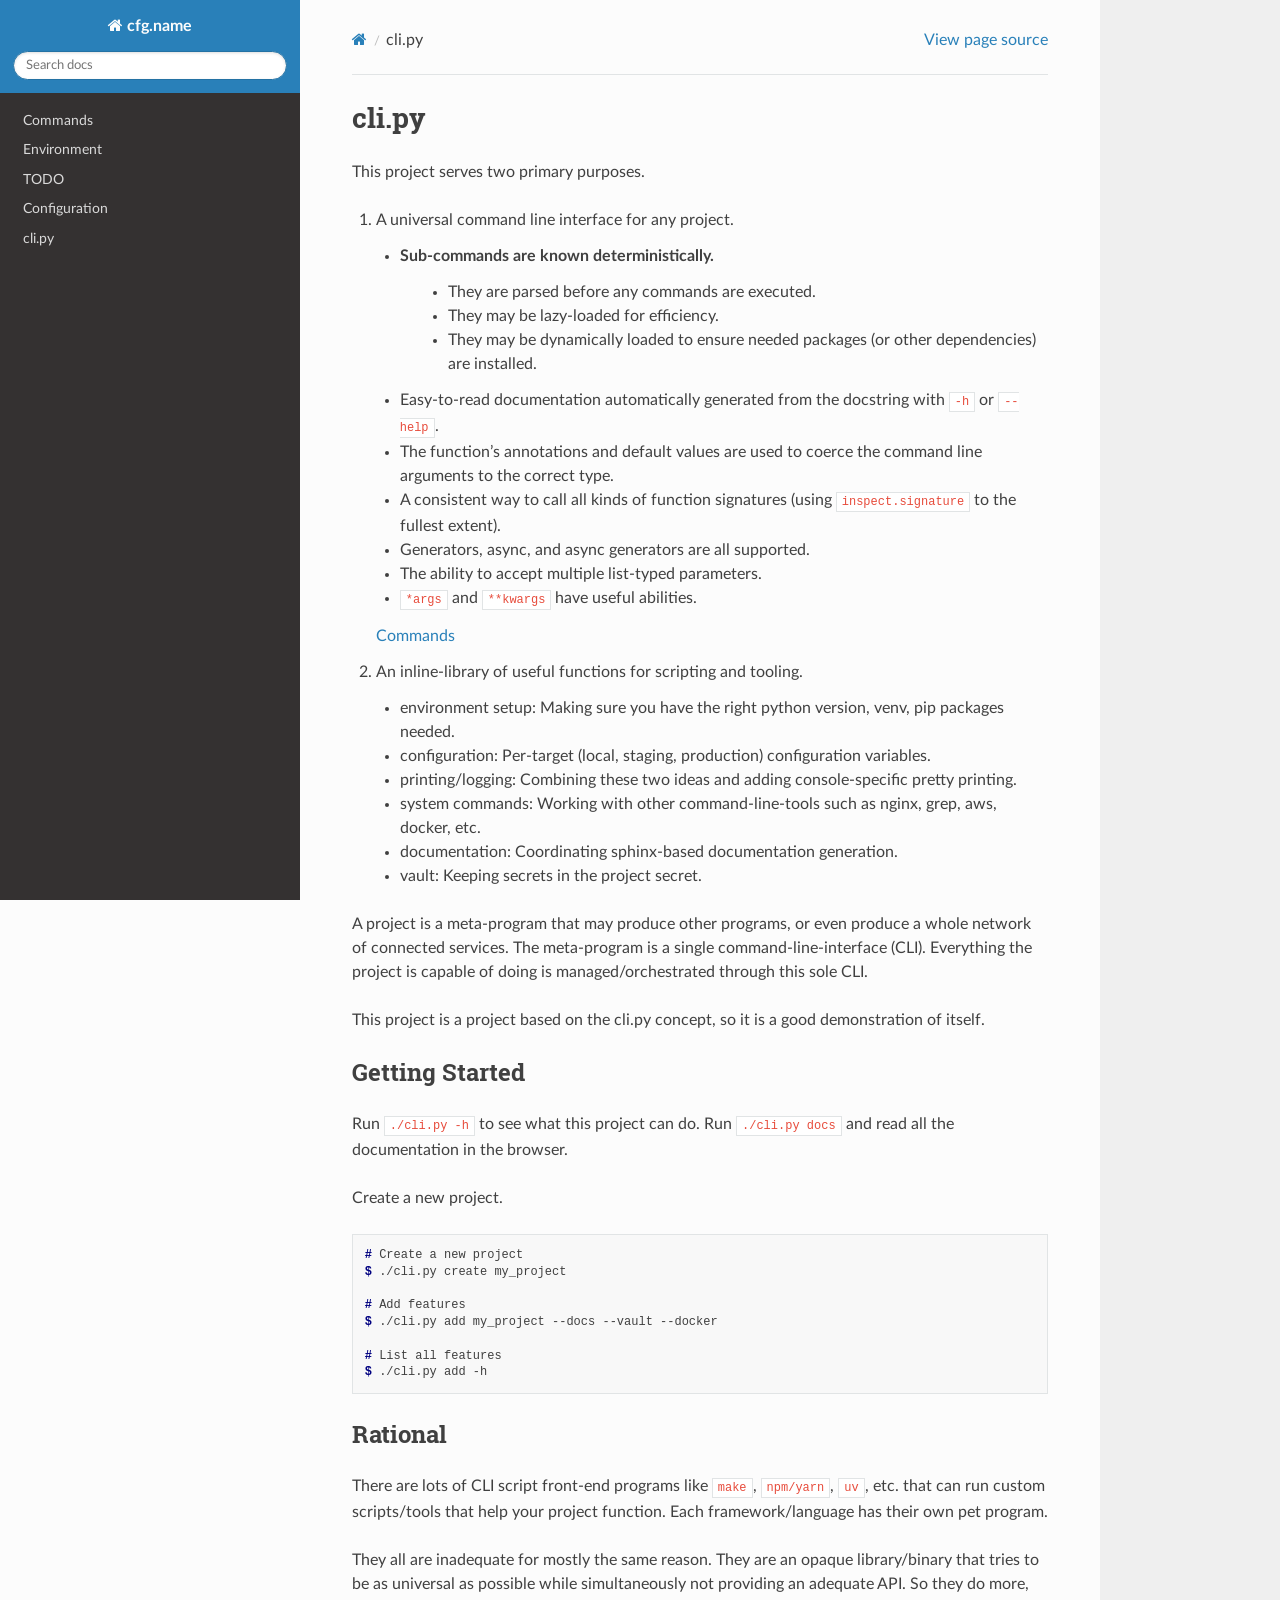
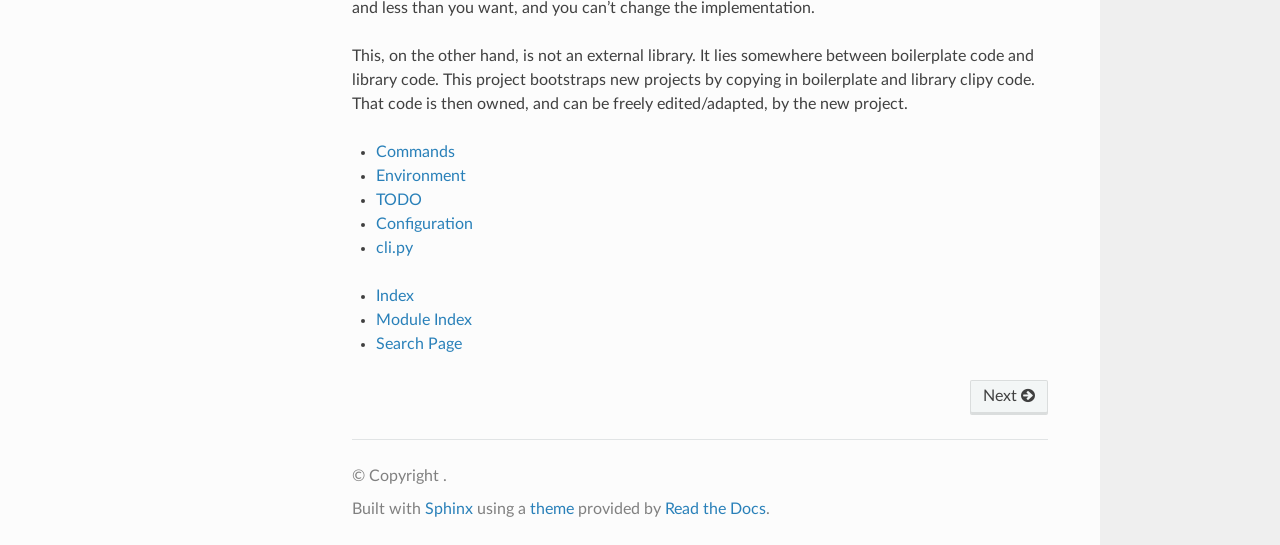
<file: html/README.html>
<!DOCTYPE html>
<html class="writer-html5" lang="en" data-content_root="./">
<head>
  <meta charset="utf-8" /><meta name="viewport" content="width=device-width, initial-scale=1" />

  <meta name="viewport" content="width=device-width, initial-scale=1.0" />
  <title>cli.py &mdash; cfg.name cfg.version documentation</title>
      <link rel="stylesheet" type="text/css" href="_static/pygments.css?v=b86133f3" />
      <link rel="stylesheet" type="text/css" href="_static/css/theme.css?v=9edc463e" />

  
    <link rel="shortcut icon" href="_static/favicon.png"/>
      <script src="_static/jquery.js?v=5d32c60e"></script>
      <script src="_static/_sphinx_javascript_frameworks_compat.js?v=2cd50e6c"></script>
      <script src="_static/documentation_options.js?v=7ffbfd5f"></script>
      <script src="_static/doctools.js?v=9bcbadda"></script>
      <script src="_static/sphinx_highlight.js?v=dc90522c"></script>
    <script src="_static/js/theme.js"></script>
    <link rel="index" title="Index" href="genindex.html" />
    <link rel="search" title="Search" href="search.html" />
    <link rel="next" title="Commands" href="docs/commands.html" /> 
</head>

<body class="wy-body-for-nav"> 
  <div class="wy-grid-for-nav">
    <nav data-toggle="wy-nav-shift" class="wy-nav-side">
      <div class="wy-side-scroll">
        <div class="wy-side-nav-search" >

          
          
          <a href="#" class="icon icon-home">
            cfg.name
          </a>
<div role="search">
  <form id="rtd-search-form" class="wy-form" action="search.html" method="get">
    <input type="text" name="q" placeholder="Search docs" aria-label="Search docs" />
    <input type="hidden" name="check_keywords" value="yes" />
    <input type="hidden" name="area" value="default" />
  </form>
</div>
        </div><div class="wy-menu wy-menu-vertical" data-spy="affix" role="navigation" aria-label="Navigation menu">
              <ul>
<li class="toctree-l1"><a class="reference internal" href="docs/commands.html">Commands</a></li>
<li class="toctree-l1"><a class="reference internal" href="docs/environment.html">Environment</a></li>
<li class="toctree-l1"><a class="reference internal" href="docs/todo.html">TODO</a></li>
<li class="toctree-l1"><a class="reference internal" href="docs/configuration.html">Configuration</a></li>
<li class="toctree-l1"><a class="reference internal" href="docs/code_layout.html">cli.py</a></li>
</ul>

        </div>
      </div>
    </nav>

    <section data-toggle="wy-nav-shift" class="wy-nav-content-wrap"><nav class="wy-nav-top" aria-label="Mobile navigation menu" >
          <i data-toggle="wy-nav-top" class="fa fa-bars"></i>
          <a href="#">cfg.name</a>
      </nav>

      <div class="wy-nav-content">
        <div class="rst-content">
          <div role="navigation" aria-label="Page navigation">
  <ul class="wy-breadcrumbs">
      <li><a href="#" class="icon icon-home" aria-label="Home"></a></li>
      <li class="breadcrumb-item active">cli.py</li>
      <li class="wy-breadcrumbs-aside">
            <a href="_sources/README.rst.txt" rel="nofollow"> View page source</a>
      </li>
  </ul>
  <hr/>
</div>
          <div role="main" class="document" itemscope="itemscope" itemtype="http://schema.org/Article">
           <div itemprop="articleBody">
             
  <section id="cli-py">
<h1>cli.py<a class="headerlink" href="#cli-py" title="Link to this heading"></a></h1>
<p>This project serves two primary purposes.</p>
<ol class="arabic">
<li><p>A universal command line interface for any project.</p>
<ul class="simple">
<li><dl class="simple">
<dt>Sub-commands are known deterministically.</dt><dd><ul>
<li><p>They are parsed before any commands are executed.</p></li>
<li><p>They may be lazy-loaded for efficiency.</p></li>
<li><p>They may be dynamically loaded to ensure needed packages (or other dependencies) are installed.</p></li>
</ul>
</dd>
</dl>
</li>
<li><p>Easy-to-read documentation automatically generated from the docstring with <code class="docutils literal notranslate"><span class="pre">-h</span></code> or <code class="docutils literal notranslate"><span class="pre">--help</span></code>.</p></li>
<li><p>The function’s annotations and default values are used to coerce the command line arguments to the correct type.</p></li>
<li><p>A consistent way to call all kinds of function signatures (using <code class="docutils literal notranslate"><span class="pre">inspect.signature</span></code> to the fullest extent).</p></li>
<li><p>Generators, async, and async generators are all supported.</p></li>
<li><p>The ability to accept multiple list-typed parameters.</p></li>
<li><p><code class="docutils literal notranslate"><span class="pre">*args</span></code> and <code class="docutils literal notranslate"><span class="pre">**kwargs</span></code> have useful abilities.</p></li>
</ul>
<p><a class="reference internal" href="docs/commands.html#page-commands"><span class="std std-ref">Commands</span></a></p>
</li>
<li><p>An inline-library of useful functions for scripting and tooling.</p>
<ul class="simple">
<li><p>environment setup:  Making sure you have the right python version, venv, pip packages needed.</p></li>
<li><p>configuration:  Per-target (local, staging, production) configuration variables.</p></li>
<li><p>printing/logging:  Combining these two ideas and adding console-specific pretty printing.</p></li>
<li><p>system commands:  Working with other command-line-tools such as nginx, grep, aws, docker, etc.</p></li>
<li><p>documentation:  Coordinating sphinx-based documentation generation.</p></li>
<li><p>vault:  Keeping secrets in the project secret.</p></li>
</ul>
</li>
</ol>
<p>A project is a meta-program that may produce other programs, or even produce a whole network of connected services.
The meta-program is a single command-line-interface (CLI).
Everything the project is capable of doing is managed/orchestrated through this sole CLI.</p>
<p>This project is a project based on the cli.py concept, so it is a good demonstration of itself.</p>
<section id="getting-started">
<h2>Getting Started<a class="headerlink" href="#getting-started" title="Link to this heading"></a></h2>
<p>Run <code class="docutils literal notranslate"><span class="pre">./cli.py</span> <span class="pre">-h</span></code> to see what this project can do.
Run <code class="docutils literal notranslate"><span class="pre">./cli.py</span> <span class="pre">docs</span></code> and read all the documentation in the browser.</p>
<p>Create a new project.</p>
<div class="highlight-console notranslate"><div class="highlight"><pre><span></span><span class="gp"># </span>Create<span class="w"> </span>a<span class="w"> </span>new<span class="w"> </span>project
<span class="gp">$ </span>./cli.py<span class="w"> </span>create<span class="w"> </span>my_project

<span class="gp"># </span>Add<span class="w"> </span>features
<span class="gp">$ </span>./cli.py<span class="w"> </span>add<span class="w"> </span>my_project<span class="w"> </span>--docs<span class="w"> </span>--vault<span class="w"> </span>--docker

<span class="gp"># </span>List<span class="w"> </span>all<span class="w"> </span>features
<span class="gp">$ </span>./cli.py<span class="w"> </span>add<span class="w"> </span>-h
</pre></div>
</div>
</section>
<section id="rational">
<h2>Rational<a class="headerlink" href="#rational" title="Link to this heading"></a></h2>
<p>There are lots of CLI script front-end programs like <code class="docutils literal notranslate"><span class="pre">make</span></code>, <code class="docutils literal notranslate"><span class="pre">npm/yarn</span></code>, <code class="docutils literal notranslate"><span class="pre">uv</span></code>, etc. that can run custom scripts/tools that help your project function.  Each framework/language has their own pet program.</p>
<p>They all are inadequate for mostly the same reason.  They are an opaque library/binary that tries to be as universal as possible while simultaneously not providing an adequate API.  So they do more, and less than you want, and you can’t change the implementation.</p>
<p>This, on the other hand, is not an external library.  It lies somewhere between boilerplate code and library code.
This project bootstraps new projects by copying in boilerplate and library clipy code.
That code is then owned, and can be freely edited/adapted, by the new project.</p>
<div class="toctree-wrapper compound">
<ul>
<li class="toctree-l1"><a class="reference internal" href="docs/commands.html">Commands</a></li>
<li class="toctree-l1"><a class="reference internal" href="docs/environment.html">Environment</a></li>
<li class="toctree-l1"><a class="reference internal" href="docs/todo.html">TODO</a></li>
<li class="toctree-l1"><a class="reference internal" href="docs/configuration.html">Configuration</a></li>
<li class="toctree-l1"><a class="reference internal" href="docs/code_layout.html">cli.py</a></li>
</ul>
</div>
<ul class="simple">
<li><p><a class="reference internal" href="genindex.html"><span class="std std-ref">Index</span></a></p></li>
<li><p><a class="reference internal" href="py-modindex.html"><span class="std std-ref">Module Index</span></a></p></li>
<li><p><a class="reference internal" href="search.html"><span class="std std-ref">Search Page</span></a></p></li>
</ul>
</section>
</section>


           </div>
          </div>
          <footer><div class="rst-footer-buttons" role="navigation" aria-label="Footer">
        <a href="docs/commands.html" class="btn btn-neutral float-right" title="Commands" accesskey="n" rel="next">Next <span class="fa fa-arrow-circle-right" aria-hidden="true"></span></a>
    </div>

  <hr/>

  <div role="contentinfo">
    <p>&#169; Copyright .</p>
  </div>

  Built with <a href="https://www.sphinx-doc.org/">Sphinx</a> using a
    <a href="https://github.com/readthedocs/sphinx_rtd_theme">theme</a>
    provided by <a href="https://readthedocs.org">Read the Docs</a>.
   

</footer>
        </div>
      </div>
    </section>
  </div>
  <script>
      jQuery(function () {
          SphinxRtdTheme.Navigation.enable(true);
      });
  </script> 

</body>
</html>
</file>
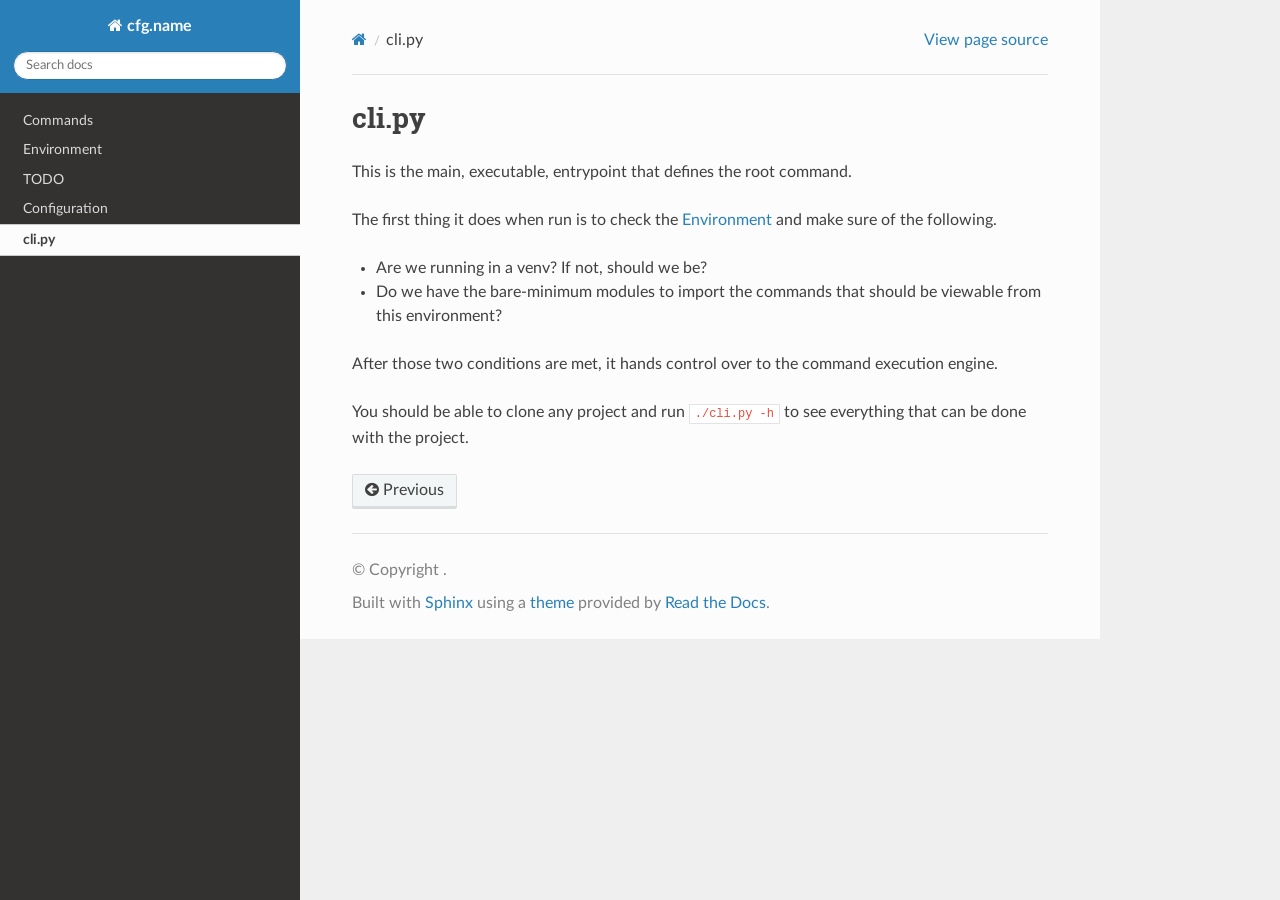
<file: html/docs/code_layout.html>
<!DOCTYPE html>
<html class="writer-html5" lang="en" data-content_root="../">
<head>
  <meta charset="utf-8" /><meta name="viewport" content="width=device-width, initial-scale=1" />

  <meta name="viewport" content="width=device-width, initial-scale=1.0" />
  <title>cli.py &mdash; cfg.name cfg.version documentation</title>
      <link rel="stylesheet" type="text/css" href="../_static/pygments.css?v=b86133f3" />
      <link rel="stylesheet" type="text/css" href="../_static/css/theme.css?v=9edc463e" />

  
    <link rel="shortcut icon" href="../_static/favicon.png"/>
      <script src="../_static/jquery.js?v=5d32c60e"></script>
      <script src="../_static/_sphinx_javascript_frameworks_compat.js?v=2cd50e6c"></script>
      <script src="../_static/documentation_options.js?v=7ffbfd5f"></script>
      <script src="../_static/doctools.js?v=9bcbadda"></script>
      <script src="../_static/sphinx_highlight.js?v=dc90522c"></script>
    <script src="../_static/js/theme.js"></script>
    <link rel="index" title="Index" href="../genindex.html" />
    <link rel="search" title="Search" href="../search.html" />
    <link rel="prev" title="Configuration" href="configuration.html" /> 
</head>

<body class="wy-body-for-nav"> 
  <div class="wy-grid-for-nav">
    <nav data-toggle="wy-nav-shift" class="wy-nav-side">
      <div class="wy-side-scroll">
        <div class="wy-side-nav-search" >

          
          
          <a href="../README.html" class="icon icon-home">
            cfg.name
          </a>
<div role="search">
  <form id="rtd-search-form" class="wy-form" action="../search.html" method="get">
    <input type="text" name="q" placeholder="Search docs" aria-label="Search docs" />
    <input type="hidden" name="check_keywords" value="yes" />
    <input type="hidden" name="area" value="default" />
  </form>
</div>
        </div><div class="wy-menu wy-menu-vertical" data-spy="affix" role="navigation" aria-label="Navigation menu">
              <ul class="current">
<li class="toctree-l1"><a class="reference internal" href="commands.html">Commands</a></li>
<li class="toctree-l1"><a class="reference internal" href="environment.html">Environment</a></li>
<li class="toctree-l1"><a class="reference internal" href="todo.html">TODO</a></li>
<li class="toctree-l1"><a class="reference internal" href="configuration.html">Configuration</a></li>
<li class="toctree-l1 current"><a class="current reference internal" href="#">cli.py</a></li>
</ul>

        </div>
      </div>
    </nav>

    <section data-toggle="wy-nav-shift" class="wy-nav-content-wrap"><nav class="wy-nav-top" aria-label="Mobile navigation menu" >
          <i data-toggle="wy-nav-top" class="fa fa-bars"></i>
          <a href="../README.html">cfg.name</a>
      </nav>

      <div class="wy-nav-content">
        <div class="rst-content">
          <div role="navigation" aria-label="Page navigation">
  <ul class="wy-breadcrumbs">
      <li><a href="../README.html" class="icon icon-home" aria-label="Home"></a></li>
      <li class="breadcrumb-item active">cli.py</li>
      <li class="wy-breadcrumbs-aside">
            <a href="../_sources/docs/code_layout.rst.txt" rel="nofollow"> View page source</a>
      </li>
  </ul>
  <hr/>
</div>
          <div role="main" class="document" itemscope="itemscope" itemtype="http://schema.org/Article">
           <div itemprop="articleBody">
             
  <section id="cli-py">
<h1>cli.py<a class="headerlink" href="#cli-py" title="Link to this heading"></a></h1>
<p>This is the main, executable, entrypoint that defines the root command.</p>
<p>The first thing it does when run is to check the <a class="reference internal" href="environment.html"><span class="doc">Environment</span></a> and make sure of the following.</p>
<ul class="simple">
<li><p>Are we running in a venv?  If not, should we be?</p></li>
<li><p>Do we have the bare-minimum modules to import the commands that should be viewable from this environment?</p></li>
</ul>
<p>After those two conditions are met, it hands control over to the command execution engine.</p>
<p>You should be able to clone any project and run <code class="docutils literal notranslate"><span class="pre">./cli.py</span> <span class="pre">-h</span></code> to see everything that can be done with the project.</p>
</section>


           </div>
          </div>
          <footer><div class="rst-footer-buttons" role="navigation" aria-label="Footer">
        <a href="configuration.html" class="btn btn-neutral float-left" title="Configuration" accesskey="p" rel="prev"><span class="fa fa-arrow-circle-left" aria-hidden="true"></span> Previous</a>
    </div>

  <hr/>

  <div role="contentinfo">
    <p>&#169; Copyright .</p>
  </div>

  Built with <a href="https://www.sphinx-doc.org/">Sphinx</a> using a
    <a href="https://github.com/readthedocs/sphinx_rtd_theme">theme</a>
    provided by <a href="https://readthedocs.org">Read the Docs</a>.
   

</footer>
        </div>
      </div>
    </section>
  </div>
  <script>
      jQuery(function () {
          SphinxRtdTheme.Navigation.enable(true);
      });
  </script> 

</body>
</html>
</file>
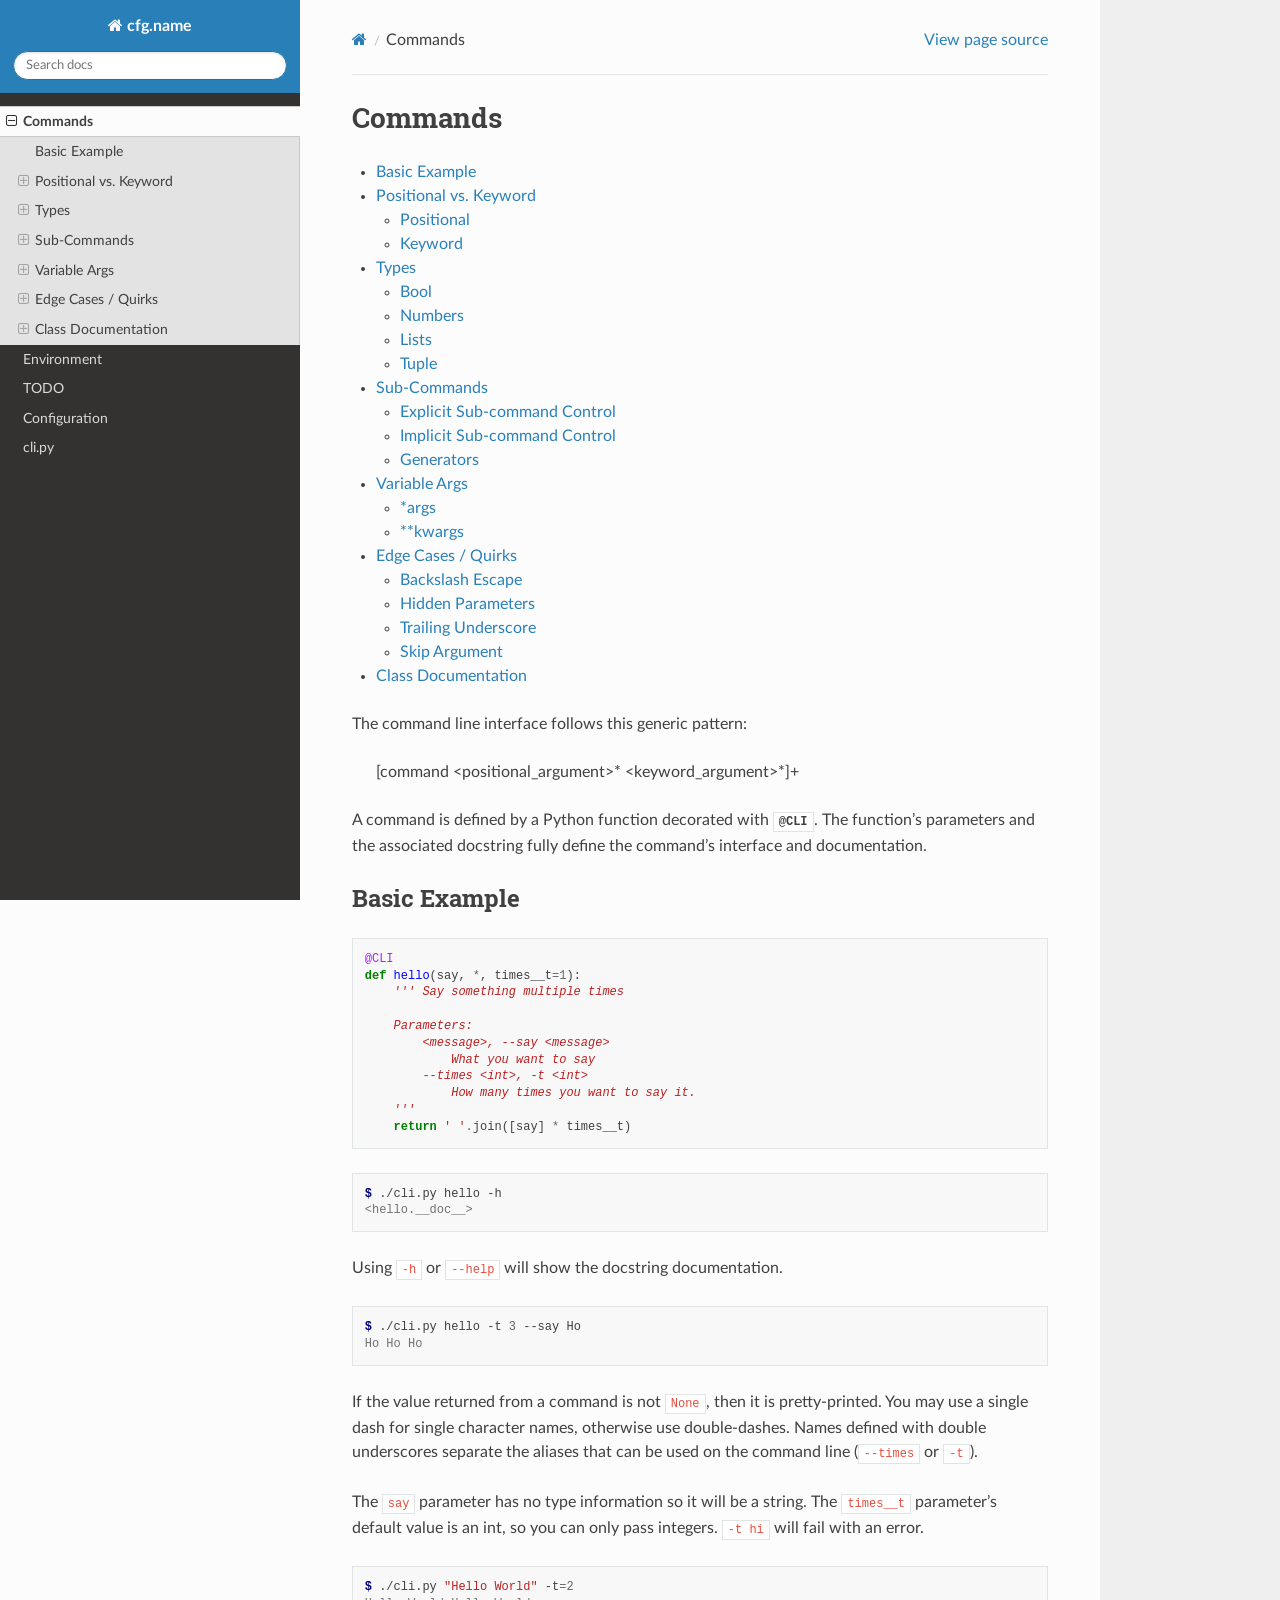
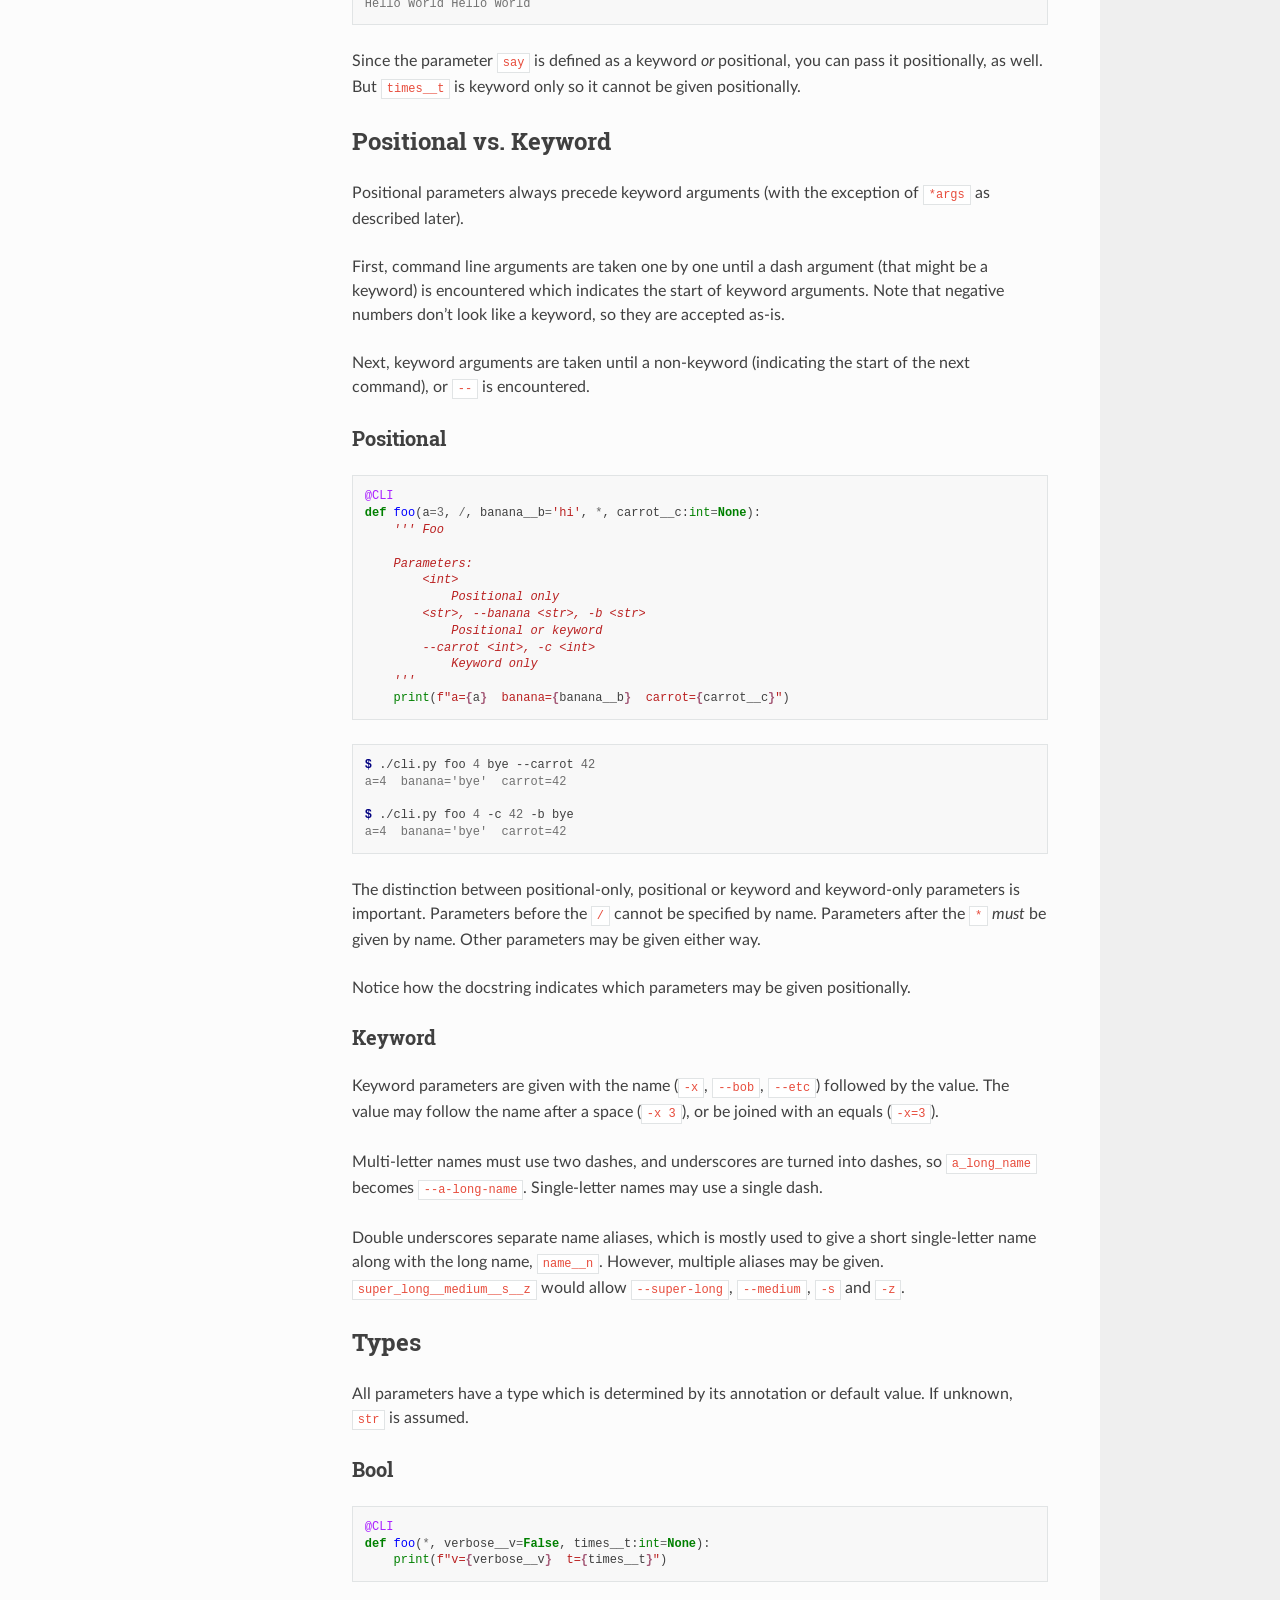
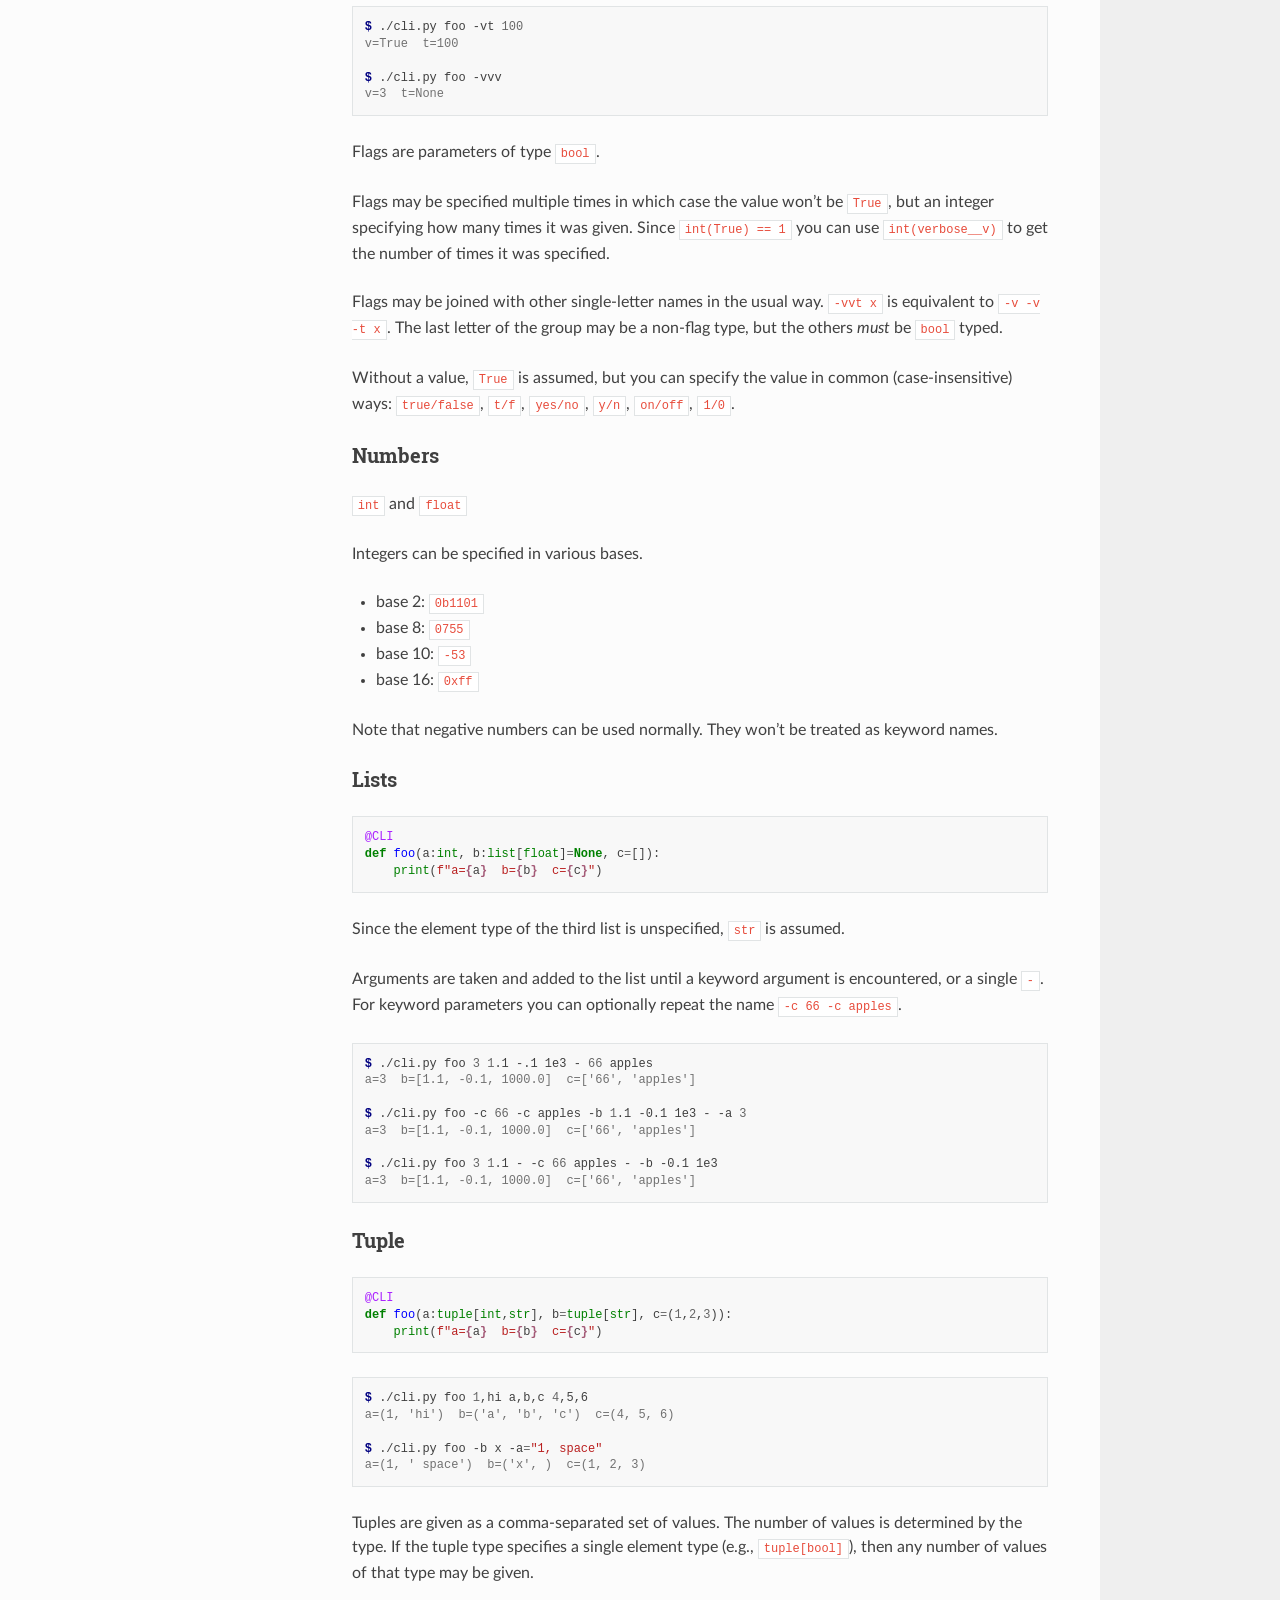
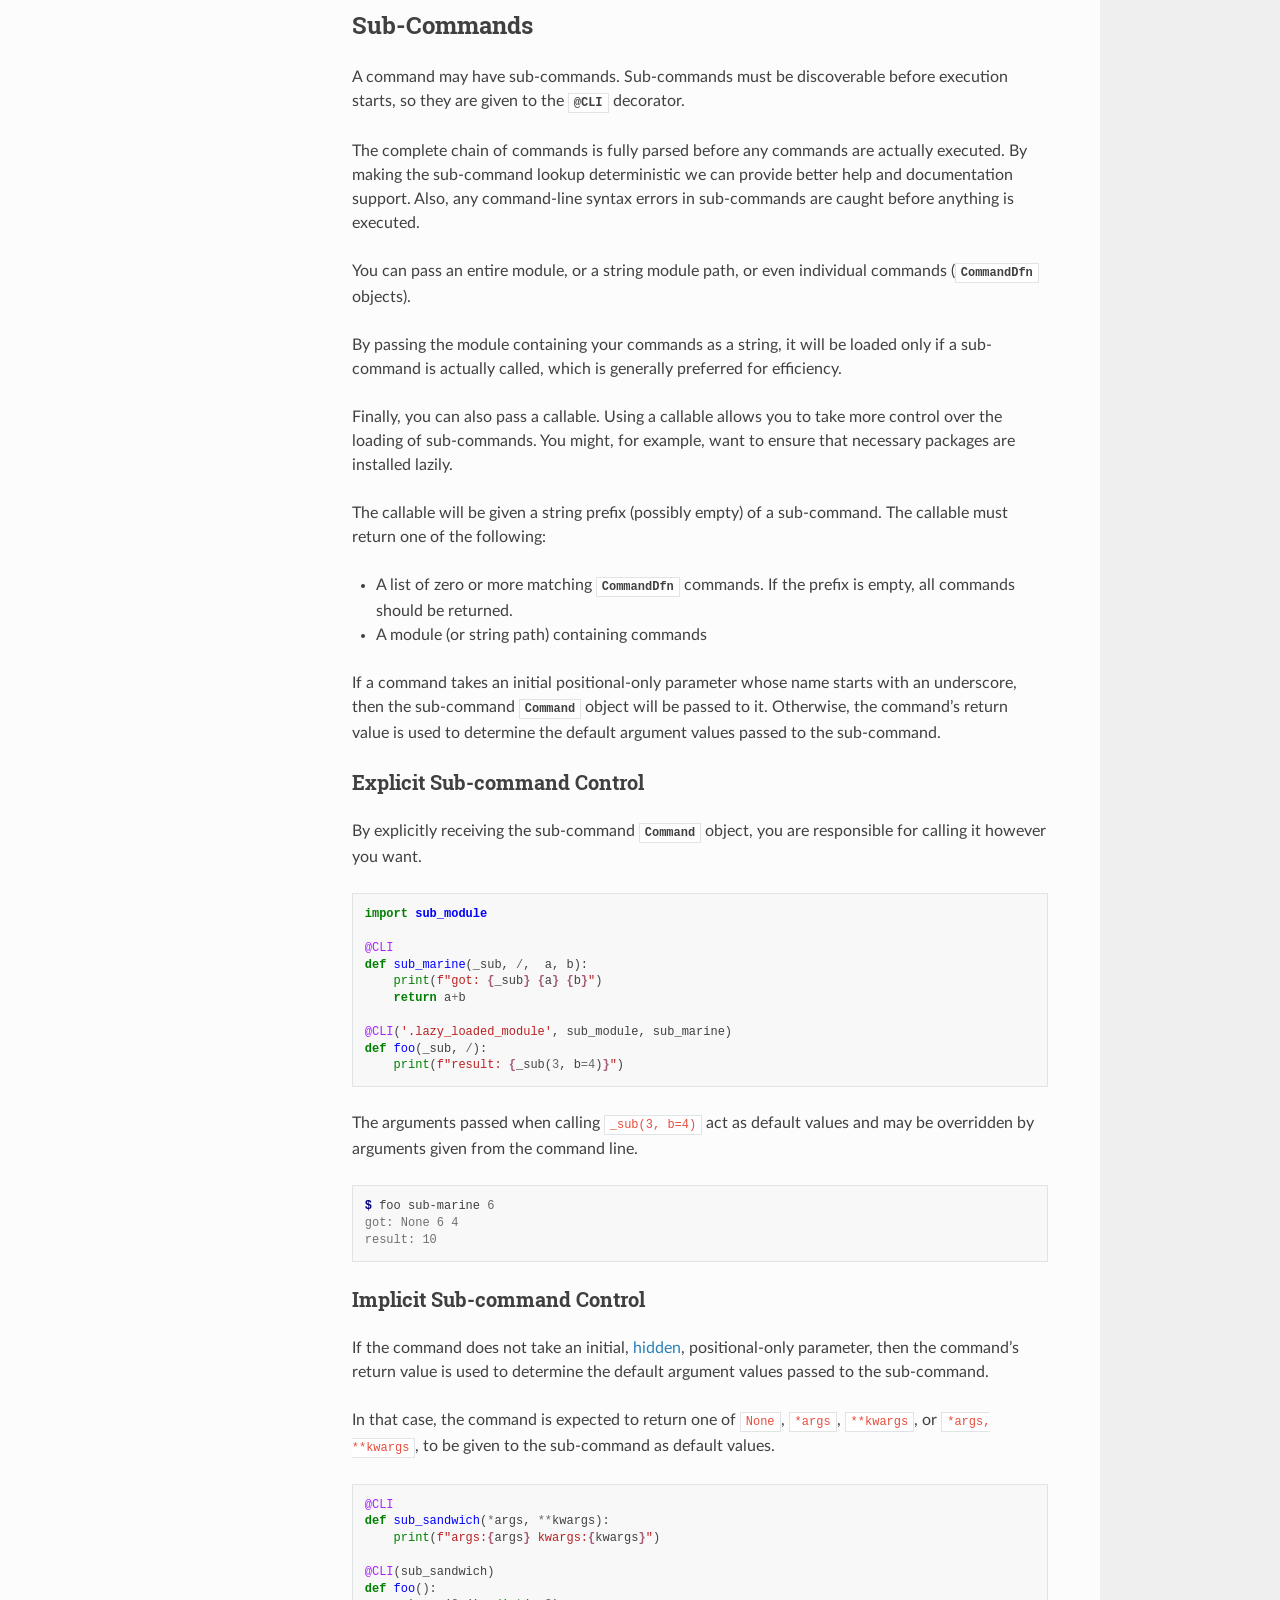
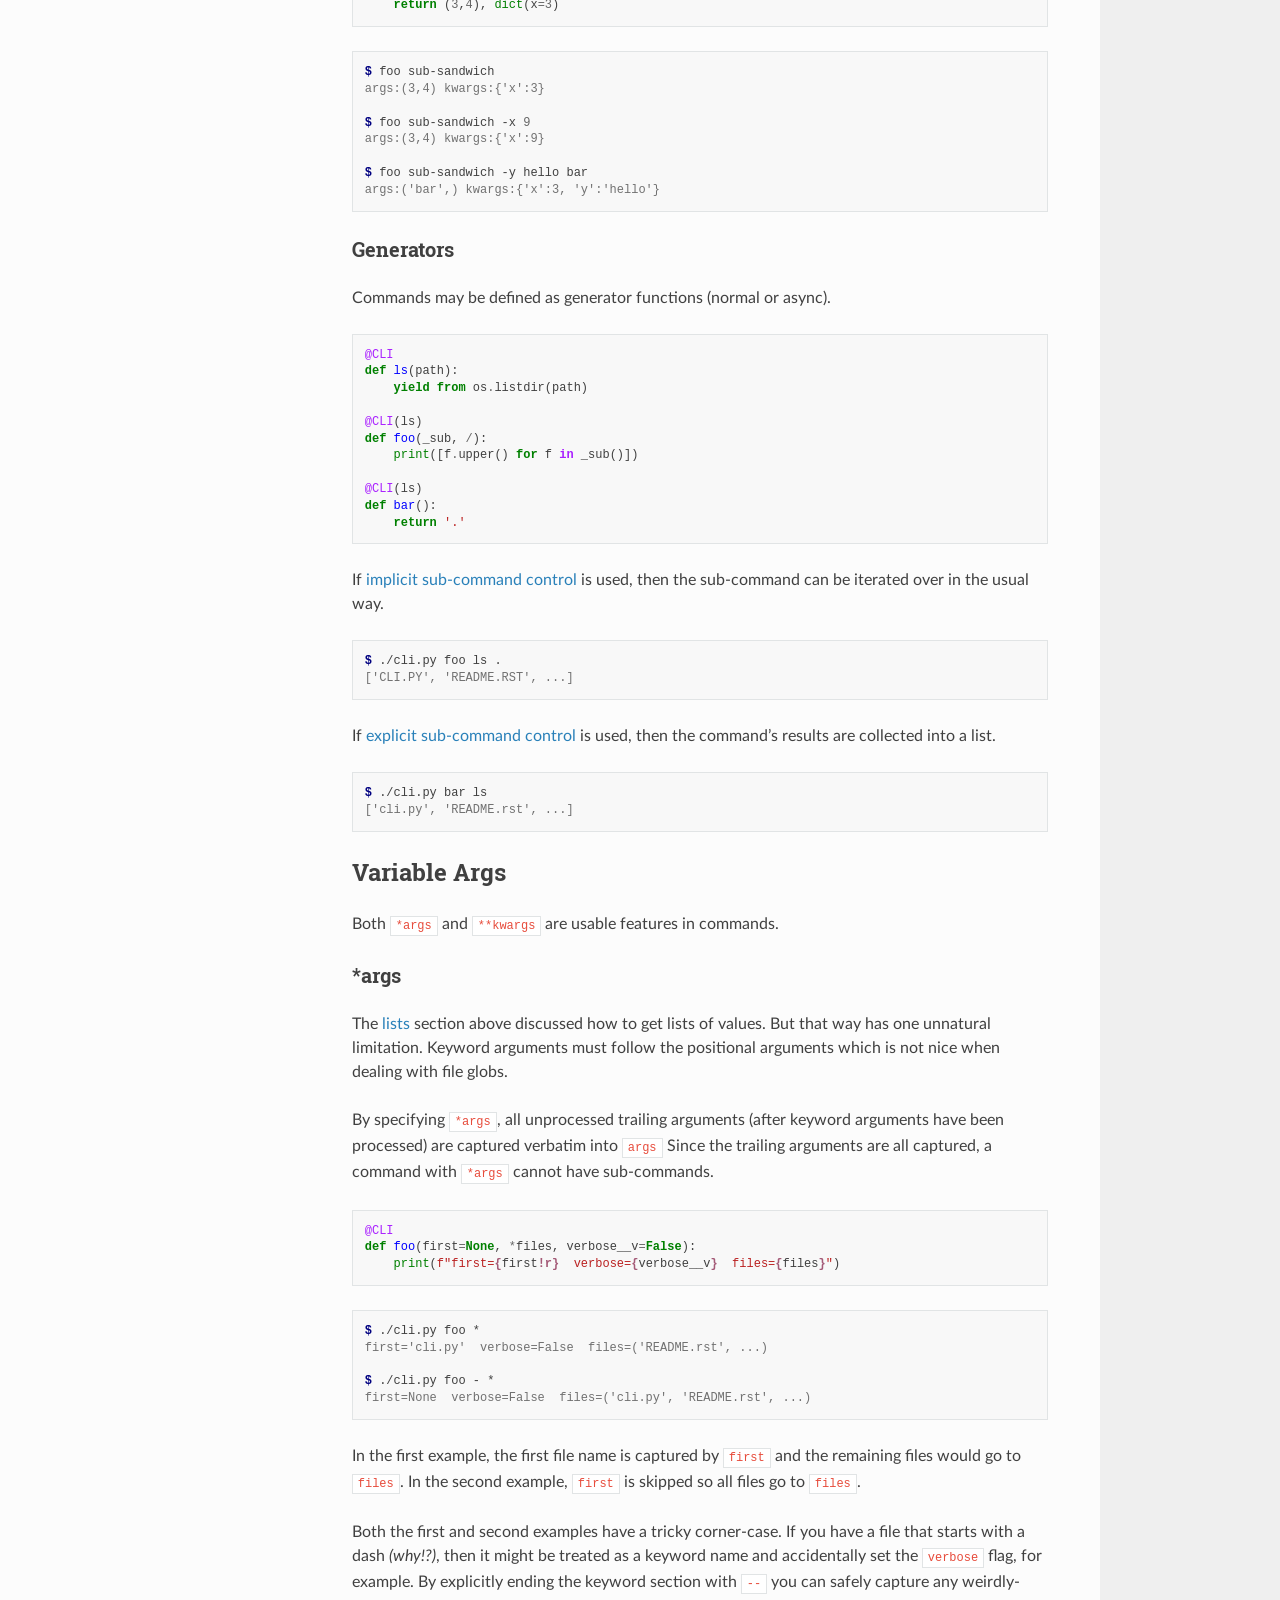
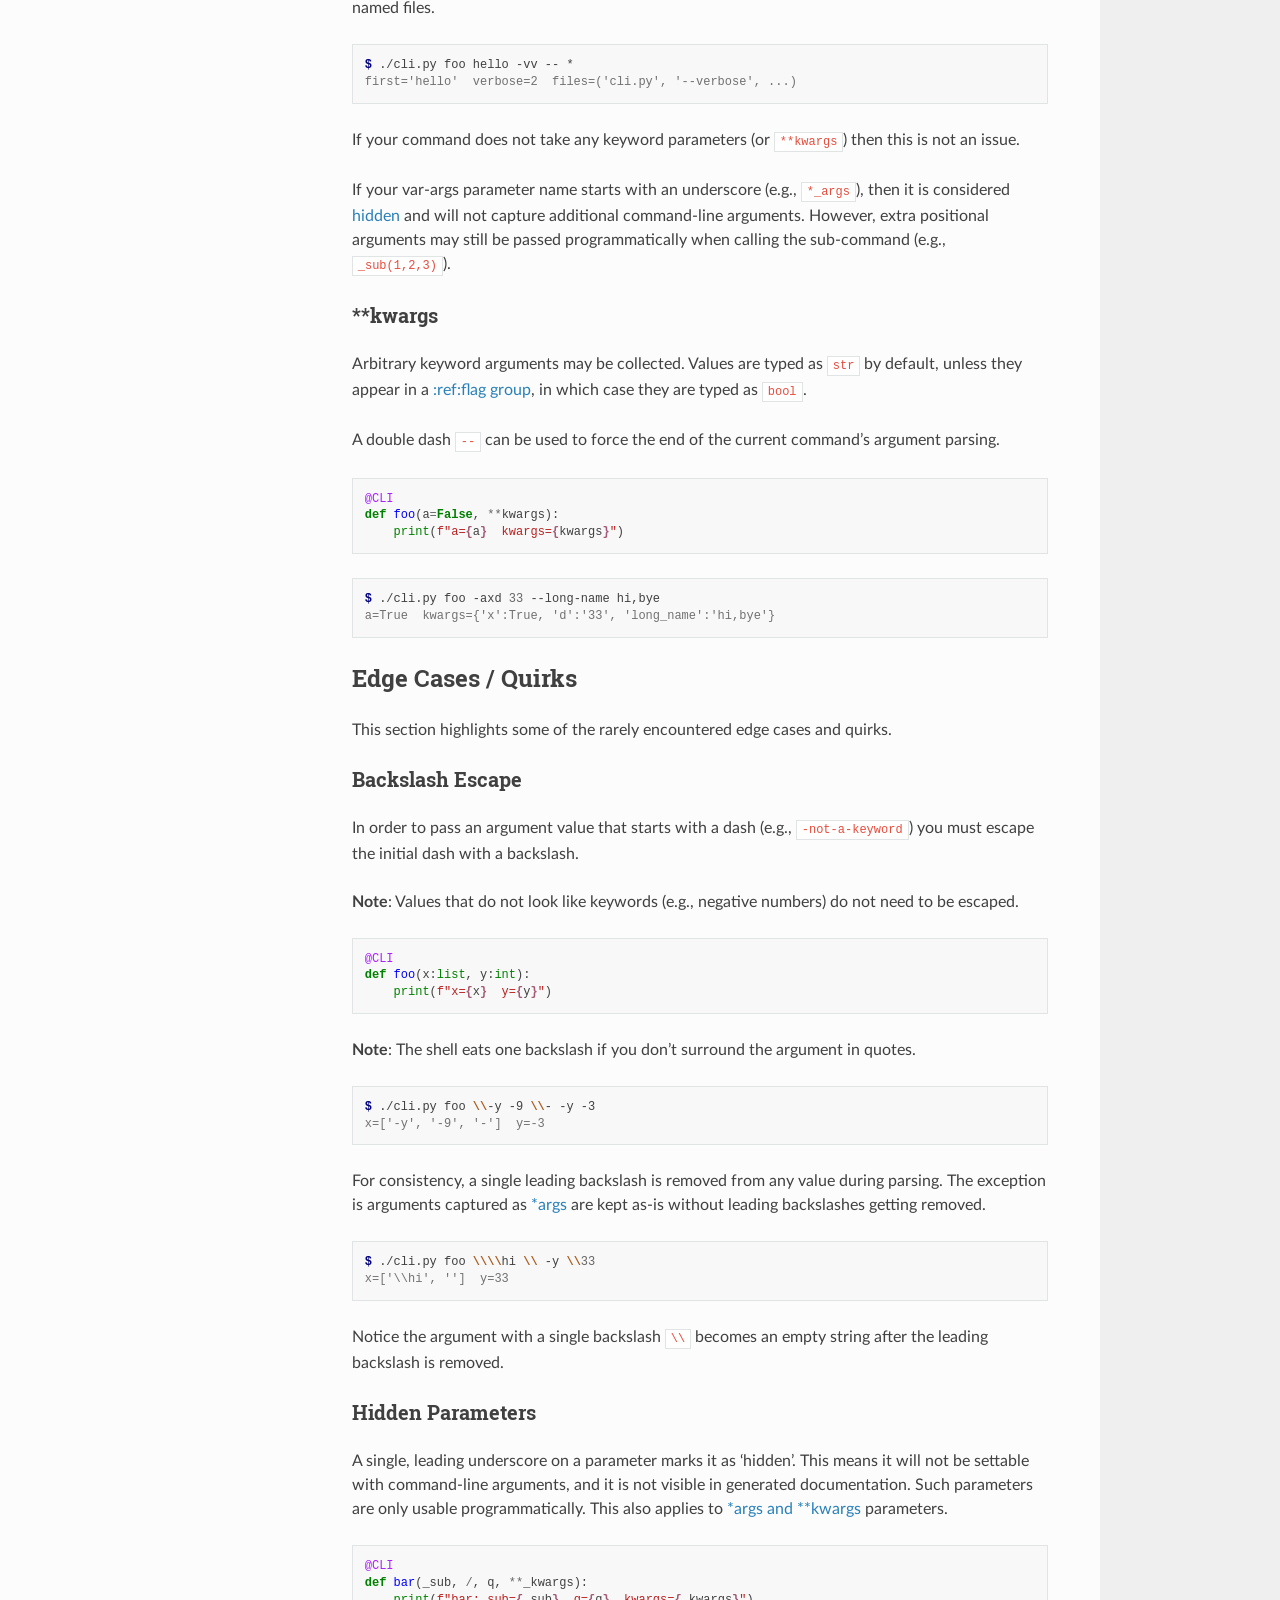
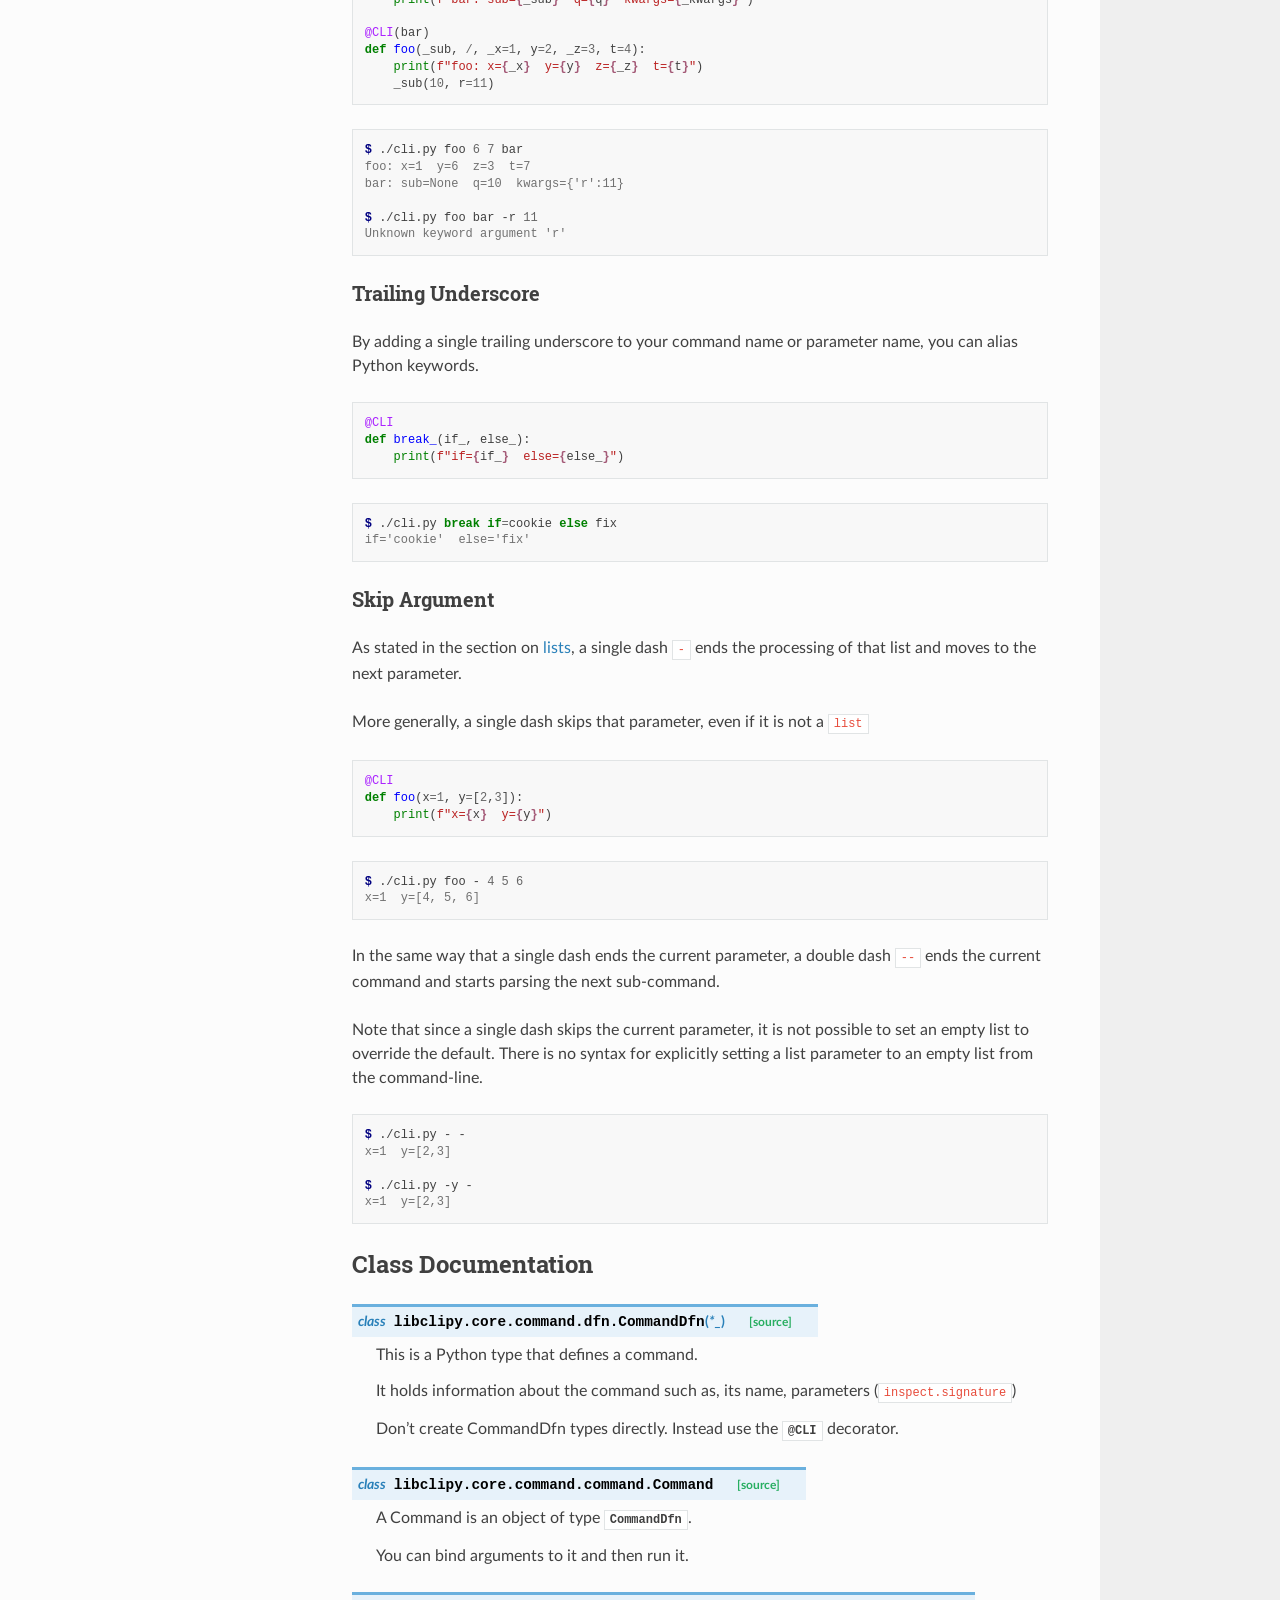
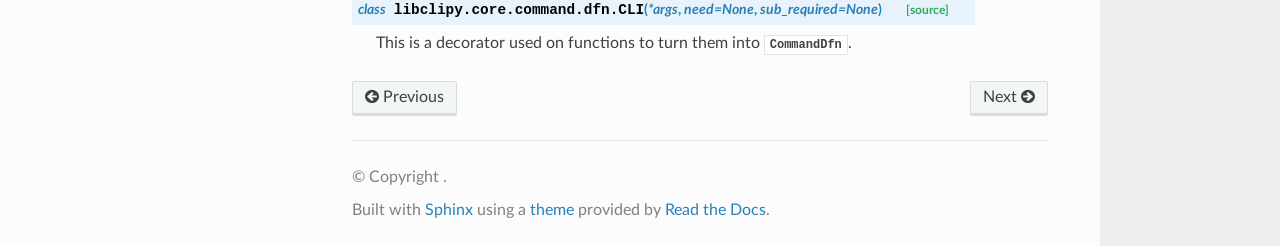
<file: html/docs/commands.html>
<!DOCTYPE html>
<html class="writer-html5" lang="en" data-content_root="../">
<head>
  <meta charset="utf-8" /><meta name="viewport" content="width=device-width, initial-scale=1" />

  <meta name="viewport" content="width=device-width, initial-scale=1.0" />
  <title>Commands &mdash; cfg.name cfg.version documentation</title>
      <link rel="stylesheet" type="text/css" href="../_static/pygments.css?v=b86133f3" />
      <link rel="stylesheet" type="text/css" href="../_static/css/theme.css?v=9edc463e" />

  
    <link rel="shortcut icon" href="../_static/favicon.png"/>
      <script src="../_static/jquery.js?v=5d32c60e"></script>
      <script src="../_static/_sphinx_javascript_frameworks_compat.js?v=2cd50e6c"></script>
      <script src="../_static/documentation_options.js?v=7ffbfd5f"></script>
      <script src="../_static/doctools.js?v=9bcbadda"></script>
      <script src="../_static/sphinx_highlight.js?v=dc90522c"></script>
    <script src="../_static/js/theme.js"></script>
    <link rel="index" title="Index" href="../genindex.html" />
    <link rel="search" title="Search" href="../search.html" />
    <link rel="next" title="Environment" href="environment.html" />
    <link rel="prev" title="cli.py" href="../README.html" /> 
</head>

<body class="wy-body-for-nav"> 
  <div class="wy-grid-for-nav">
    <nav data-toggle="wy-nav-shift" class="wy-nav-side">
      <div class="wy-side-scroll">
        <div class="wy-side-nav-search" >

          
          
          <a href="../README.html" class="icon icon-home">
            cfg.name
          </a>
<div role="search">
  <form id="rtd-search-form" class="wy-form" action="../search.html" method="get">
    <input type="text" name="q" placeholder="Search docs" aria-label="Search docs" />
    <input type="hidden" name="check_keywords" value="yes" />
    <input type="hidden" name="area" value="default" />
  </form>
</div>
        </div><div class="wy-menu wy-menu-vertical" data-spy="affix" role="navigation" aria-label="Navigation menu">
              <ul class="current">
<li class="toctree-l1 current"><a class="current reference internal" href="#">Commands</a><ul>
<li class="toctree-l2"><a class="reference internal" href="#basic-example">Basic Example</a></li>
<li class="toctree-l2"><a class="reference internal" href="#positional-vs-keyword">Positional vs. Keyword</a><ul>
<li class="toctree-l3"><a class="reference internal" href="#positional">Positional</a></li>
<li class="toctree-l3"><a class="reference internal" href="#keyword">Keyword</a></li>
</ul>
</li>
<li class="toctree-l2"><a class="reference internal" href="#types">Types</a><ul>
<li class="toctree-l3"><a class="reference internal" href="#bool">Bool</a></li>
<li class="toctree-l3"><a class="reference internal" href="#numbers">Numbers</a></li>
<li class="toctree-l3"><a class="reference internal" href="#lists">Lists</a></li>
<li class="toctree-l3"><a class="reference internal" href="#tuple">Tuple</a></li>
</ul>
</li>
<li class="toctree-l2"><a class="reference internal" href="#sub-commands">Sub-Commands</a><ul>
<li class="toctree-l3"><a class="reference internal" href="#explicit-sub-command-control">Explicit Sub-command Control</a></li>
<li class="toctree-l3"><a class="reference internal" href="#implicit-sub-command-control">Implicit Sub-command Control</a></li>
<li class="toctree-l3"><a class="reference internal" href="#generators">Generators</a></li>
</ul>
</li>
<li class="toctree-l2"><a class="reference internal" href="#variable-args">Variable Args</a><ul>
<li class="toctree-l3"><a class="reference internal" href="#args">*args</a></li>
<li class="toctree-l3"><a class="reference internal" href="#kwargs">**kwargs</a></li>
</ul>
</li>
<li class="toctree-l2"><a class="reference internal" href="#edge-cases-quirks">Edge Cases / Quirks</a><ul>
<li class="toctree-l3"><a class="reference internal" href="#backslash-escape">Backslash Escape</a></li>
<li class="toctree-l3"><a class="reference internal" href="#hidden-parameters">Hidden Parameters</a></li>
<li class="toctree-l3"><a class="reference internal" href="#trailing-underscore">Trailing Underscore</a></li>
<li class="toctree-l3"><a class="reference internal" href="#skip-argument">Skip Argument</a></li>
</ul>
</li>
<li class="toctree-l2"><a class="reference internal" href="#class-documentation">Class Documentation</a><ul>
<li class="toctree-l3"><a class="reference internal" href="#libclipy.core.command.dfn.CommandDfn"><code class="docutils literal notranslate"><span class="pre">CommandDfn</span></code></a></li>
<li class="toctree-l3"><a class="reference internal" href="#libclipy.core.command.command.Command"><code class="docutils literal notranslate"><span class="pre">Command</span></code></a></li>
<li class="toctree-l3"><a class="reference internal" href="#libclipy.core.command.dfn.CLI"><code class="docutils literal notranslate"><span class="pre">CLI</span></code></a></li>
</ul>
</li>
</ul>
</li>
<li class="toctree-l1"><a class="reference internal" href="environment.html">Environment</a></li>
<li class="toctree-l1"><a class="reference internal" href="todo.html">TODO</a></li>
<li class="toctree-l1"><a class="reference internal" href="configuration.html">Configuration</a></li>
<li class="toctree-l1"><a class="reference internal" href="code_layout.html">cli.py</a></li>
</ul>

        </div>
      </div>
    </nav>

    <section data-toggle="wy-nav-shift" class="wy-nav-content-wrap"><nav class="wy-nav-top" aria-label="Mobile navigation menu" >
          <i data-toggle="wy-nav-top" class="fa fa-bars"></i>
          <a href="../README.html">cfg.name</a>
      </nav>

      <div class="wy-nav-content">
        <div class="rst-content">
          <div role="navigation" aria-label="Page navigation">
  <ul class="wy-breadcrumbs">
      <li><a href="../README.html" class="icon icon-home" aria-label="Home"></a></li>
      <li class="breadcrumb-item active">Commands</li>
      <li class="wy-breadcrumbs-aside">
            <a href="../_sources/docs/commands.rst.txt" rel="nofollow"> View page source</a>
      </li>
  </ul>
  <hr/>
</div>
          <div role="main" class="document" itemscope="itemscope" itemtype="http://schema.org/Article">
           <div itemprop="articleBody">
             
  <section id="commands">
<span id="page-commands"></span><h1>Commands<a class="headerlink" href="#commands" title="Link to this heading"></a></h1>
<nav class="contents local" id="contents">
<ul class="simple">
<li><p><a class="reference internal" href="#basic-example" id="id1">Basic Example</a></p></li>
<li><p><a class="reference internal" href="#positional-vs-keyword" id="id2">Positional vs. Keyword</a></p>
<ul>
<li><p><a class="reference internal" href="#positional" id="id3">Positional</a></p></li>
<li><p><a class="reference internal" href="#keyword" id="id4">Keyword</a></p></li>
</ul>
</li>
<li><p><a class="reference internal" href="#types" id="id5">Types</a></p>
<ul>
<li><p><a class="reference internal" href="#bool" id="id6">Bool</a></p></li>
<li><p><a class="reference internal" href="#numbers" id="id7">Numbers</a></p></li>
<li><p><a class="reference internal" href="#lists" id="id8">Lists</a></p></li>
<li><p><a class="reference internal" href="#tuple" id="id9">Tuple</a></p></li>
</ul>
</li>
<li><p><a class="reference internal" href="#sub-commands" id="id10">Sub-Commands</a></p>
<ul>
<li><p><a class="reference internal" href="#explicit-sub-command-control" id="id11">Explicit Sub-command Control</a></p></li>
<li><p><a class="reference internal" href="#implicit-sub-command-control" id="id12">Implicit Sub-command Control</a></p></li>
<li><p><a class="reference internal" href="#generators" id="id13">Generators</a></p></li>
</ul>
</li>
<li><p><a class="reference internal" href="#variable-args" id="id14">Variable Args</a></p>
<ul>
<li><p><a class="reference internal" href="#args" id="id15">*args</a></p></li>
<li><p><a class="reference internal" href="#kwargs" id="id16">**kwargs</a></p></li>
</ul>
</li>
<li><p><a class="reference internal" href="#edge-cases-quirks" id="id17">Edge Cases / Quirks</a></p>
<ul>
<li><p><a class="reference internal" href="#backslash-escape" id="id18">Backslash Escape</a></p></li>
<li><p><a class="reference internal" href="#hidden-parameters" id="id19">Hidden Parameters</a></p></li>
<li><p><a class="reference internal" href="#trailing-underscore" id="id20">Trailing Underscore</a></p></li>
<li><p><a class="reference internal" href="#skip-argument" id="id21">Skip Argument</a></p></li>
</ul>
</li>
<li><p><a class="reference internal" href="#class-documentation" id="id22">Class Documentation</a></p></li>
</ul>
</nav>
<p>The command line interface follows this generic pattern:</p>
<blockquote>
<div><p>[command &lt;positional_argument&gt;* &lt;keyword_argument&gt;*]+</p>
</div></blockquote>
<p>A command is defined by a Python function decorated with <a class="reference internal" href="#libclipy.core.command.dfn.CLI" title="libclipy.core.command.dfn.CLI"><code class="xref any py py-class docutils literal notranslate"><span class="pre">&#64;CLI</span></code></a>.
The function’s parameters and the associated docstring fully define the command’s interface and documentation.</p>
<section id="basic-example">
<h2><a class="toc-backref" href="#id1" role="doc-backlink">Basic Example</a><a class="headerlink" href="#basic-example" title="Link to this heading"></a></h2>
<div class="highlight-python notranslate"><div class="highlight"><pre><span></span><span class="nd">@CLI</span>
<span class="k">def</span><span class="w"> </span><span class="nf">hello</span><span class="p">(</span><span class="n">say</span><span class="p">,</span> <span class="o">*</span><span class="p">,</span> <span class="n">times__t</span><span class="o">=</span><span class="mi">1</span><span class="p">):</span>
<span class="w">    </span><span class="sd">&#39;&#39;&#39; Say something multiple times</span>

<span class="sd">    Parameters:</span>
<span class="sd">        &lt;message&gt;, --say &lt;message&gt;</span>
<span class="sd">            What you want to say</span>
<span class="sd">        --times &lt;int&gt;, -t &lt;int&gt;</span>
<span class="sd">            How many times you want to say it.</span>
<span class="sd">    &#39;&#39;&#39;</span>
    <span class="k">return</span> <span class="s1">&#39; &#39;</span><span class="o">.</span><span class="n">join</span><span class="p">([</span><span class="n">say</span><span class="p">]</span> <span class="o">*</span> <span class="n">times__t</span><span class="p">)</span>
</pre></div>
</div>
<div class="highlight-console notranslate"><div class="highlight"><pre><span></span><span class="gp">$ </span>./cli.py<span class="w"> </span>hello<span class="w"> </span>-h
<span class="go">&lt;hello.__doc__&gt;</span>
</pre></div>
</div>
<p>Using <code class="docutils literal notranslate"><span class="pre">-h</span></code> or <code class="docutils literal notranslate"><span class="pre">--help</span></code> will show the docstring documentation.</p>
<div class="highlight-console notranslate"><div class="highlight"><pre><span></span><span class="gp">$ </span>./cli.py<span class="w"> </span>hello<span class="w"> </span>-t<span class="w"> </span><span class="m">3</span><span class="w"> </span>--say<span class="w"> </span>Ho
<span class="go">Ho Ho Ho</span>
</pre></div>
</div>
<p>If the value returned from a command is not <code class="docutils literal notranslate"><span class="pre">None</span></code>, then it is pretty-printed.
You may use a single dash for single character names, otherwise use double-dashes.
Names defined with double underscores separate the aliases that can be used on the command line (<code class="docutils literal notranslate"><span class="pre">--times</span></code> or <code class="docutils literal notranslate"><span class="pre">-t</span></code>).</p>
<p>The <code class="docutils literal notranslate"><span class="pre">say</span></code> parameter has no type information so it will be a string.
The <code class="docutils literal notranslate"><span class="pre">times__t</span></code> parameter’s default value is an int, so you can only pass integers.  <code class="docutils literal notranslate"><span class="pre">-t</span> <span class="pre">hi</span></code> will fail with an error.</p>
<div class="highlight-console notranslate"><div class="highlight"><pre><span></span><span class="gp">$ </span>./cli.py<span class="w"> </span><span class="s2">&quot;Hello World&quot;</span><span class="w"> </span>-t<span class="o">=</span><span class="m">2</span>
<span class="go">Hello World Hello World</span>
</pre></div>
</div>
<p>Since the parameter <code class="docutils literal notranslate"><span class="pre">say</span></code> is defined as a keyword <em>or</em> positional, you can pass it positionally, as well.
But <code class="docutils literal notranslate"><span class="pre">times__t</span></code> is keyword only so it cannot be given positionally.</p>
</section>
<section id="positional-vs-keyword">
<h2><a class="toc-backref" href="#id2" role="doc-backlink">Positional vs. Keyword</a><a class="headerlink" href="#positional-vs-keyword" title="Link to this heading"></a></h2>
<p>Positional parameters always precede keyword arguments (with the exception of <code class="docutils literal notranslate"><span class="pre">*args</span></code> as described later).</p>
<p>First, command line arguments are taken one by one until a dash argument (that might be a keyword) is encountered which indicates the start of keyword arguments.  Note that negative numbers don’t look like a keyword, so they are accepted as-is.</p>
<p>Next, keyword arguments are taken until a non-keyword (indicating the start of the next command), or <code class="docutils literal notranslate"><span class="pre">--</span></code> is encountered.</p>
<section id="positional">
<h3><a class="toc-backref" href="#id3" role="doc-backlink">Positional</a><a class="headerlink" href="#positional" title="Link to this heading"></a></h3>
<div class="highlight-python notranslate"><div class="highlight"><pre><span></span><span class="nd">@CLI</span>
<span class="k">def</span><span class="w"> </span><span class="nf">foo</span><span class="p">(</span><span class="n">a</span><span class="o">=</span><span class="mi">3</span><span class="p">,</span> <span class="o">/</span><span class="p">,</span> <span class="n">banana__b</span><span class="o">=</span><span class="s1">&#39;hi&#39;</span><span class="p">,</span> <span class="o">*</span><span class="p">,</span> <span class="n">carrot__c</span><span class="p">:</span><span class="nb">int</span><span class="o">=</span><span class="kc">None</span><span class="p">):</span>
<span class="w">    </span><span class="sd">&#39;&#39;&#39; Foo</span>

<span class="sd">    Parameters:</span>
<span class="sd">        &lt;int&gt;</span>
<span class="sd">            Positional only</span>
<span class="sd">        &lt;str&gt;, --banana &lt;str&gt;, -b &lt;str&gt;</span>
<span class="sd">            Positional or keyword</span>
<span class="sd">        --carrot &lt;int&gt;, -c &lt;int&gt;</span>
<span class="sd">            Keyword only</span>
<span class="sd">    &#39;&#39;&#39;</span>
    <span class="nb">print</span><span class="p">(</span><span class="sa">f</span><span class="s2">&quot;a=</span><span class="si">{</span><span class="n">a</span><span class="si">}</span><span class="s2">  banana=</span><span class="si">{</span><span class="n">banana__b</span><span class="si">}</span><span class="s2">  carrot=</span><span class="si">{</span><span class="n">carrot__c</span><span class="si">}</span><span class="s2">&quot;</span><span class="p">)</span>
</pre></div>
</div>
<div class="highlight-console notranslate"><div class="highlight"><pre><span></span><span class="gp">$ </span>./cli.py<span class="w"> </span>foo<span class="w"> </span><span class="m">4</span><span class="w"> </span>bye<span class="w"> </span>--carrot<span class="w"> </span><span class="m">42</span>
<span class="go">a=4  banana=&#39;bye&#39;  carrot=42</span>

<span class="gp">$ </span>./cli.py<span class="w"> </span>foo<span class="w"> </span><span class="m">4</span><span class="w"> </span>-c<span class="w"> </span><span class="m">42</span><span class="w"> </span>-b<span class="w"> </span>bye
<span class="go">a=4  banana=&#39;bye&#39;  carrot=42</span>
</pre></div>
</div>
<p>The distinction between positional-only, positional or keyword and keyword-only parameters is important.
Parameters before the <code class="docutils literal notranslate"><span class="pre">/</span></code> cannot be specified by name.  Parameters after the <code class="docutils literal notranslate"><span class="pre">*</span></code> <em>must</em> be given by name.
Other parameters may be given either way.</p>
<p>Notice how the docstring indicates which parameters may be given positionally.</p>
</section>
<section id="keyword">
<h3><a class="toc-backref" href="#id4" role="doc-backlink">Keyword</a><a class="headerlink" href="#keyword" title="Link to this heading"></a></h3>
<p>Keyword parameters are given with the name (<code class="docutils literal notranslate"><span class="pre">-x</span></code>, <code class="docutils literal notranslate"><span class="pre">--bob</span></code>, <code class="docutils literal notranslate"><span class="pre">--etc</span></code>) followed by the value.
The value may follow the name after a space (<code class="docutils literal notranslate"><span class="pre">-x</span> <span class="pre">3</span></code>), or be joined with an equals (<code class="docutils literal notranslate"><span class="pre">-x=3</span></code>).</p>
<p>Multi-letter names must use two dashes, and underscores are turned into dashes, so <code class="docutils literal notranslate"><span class="pre">a_long_name</span></code> becomes <code class="docutils literal notranslate"><span class="pre">--a-long-name</span></code>.
Single-letter names may use a single dash.</p>
<p>Double underscores separate name aliases, which is mostly used to give a short single-letter name along with the long name, <code class="docutils literal notranslate"><span class="pre">name__n</span></code>.
However, multiple aliases may be given. <code class="docutils literal notranslate"><span class="pre">super_long__medium__s__z</span></code>  would allow <code class="docutils literal notranslate"><span class="pre">--super-long</span></code>, <code class="docutils literal notranslate"><span class="pre">--medium</span></code>, <code class="docutils literal notranslate"><span class="pre">-s</span></code> and <code class="docutils literal notranslate"><span class="pre">-z</span></code>.</p>
</section>
</section>
<section id="types">
<h2><a class="toc-backref" href="#id5" role="doc-backlink">Types</a><a class="headerlink" href="#types" title="Link to this heading"></a></h2>
<p>All parameters have a type which is determined by its annotation or default value.
If unknown, <code class="docutils literal notranslate"><span class="pre">str</span></code> is assumed.</p>
<section id="bool">
<span id="bool-type"></span><h3><a class="toc-backref" href="#id6" role="doc-backlink">Bool</a><a class="headerlink" href="#bool" title="Link to this heading"></a></h3>
<div class="highlight-python notranslate"><div class="highlight"><pre><span></span><span class="nd">@CLI</span>
<span class="k">def</span><span class="w"> </span><span class="nf">foo</span><span class="p">(</span><span class="o">*</span><span class="p">,</span> <span class="n">verbose__v</span><span class="o">=</span><span class="kc">False</span><span class="p">,</span> <span class="n">times__t</span><span class="p">:</span><span class="nb">int</span><span class="o">=</span><span class="kc">None</span><span class="p">):</span>
    <span class="nb">print</span><span class="p">(</span><span class="sa">f</span><span class="s2">&quot;v=</span><span class="si">{</span><span class="n">verbose__v</span><span class="si">}</span><span class="s2">  t=</span><span class="si">{</span><span class="n">times__t</span><span class="si">}</span><span class="s2">&quot;</span><span class="p">)</span>
</pre></div>
</div>
<div class="highlight-console notranslate"><div class="highlight"><pre><span></span><span class="gp">$ </span>./cli.py<span class="w"> </span>foo<span class="w"> </span>-vt<span class="w"> </span><span class="m">100</span>
<span class="go">v=True  t=100</span>

<span class="gp">$ </span>./cli.py<span class="w"> </span>foo<span class="w"> </span>-vvv
<span class="go">v=3  t=None</span>
</pre></div>
</div>
<p>Flags are parameters of type <code class="docutils literal notranslate"><span class="pre">bool</span></code>.</p>
<p>Flags may be specified multiple times in which case the value won’t be <code class="docutils literal notranslate"><span class="pre">True</span></code>, but an integer specifying how many times it was given.
Since <code class="docutils literal notranslate"><span class="pre">int(True)</span> <span class="pre">==</span> <span class="pre">1</span></code> you can use <code class="docutils literal notranslate"><span class="pre">int(verbose__v)</span></code> to get the number of times it was specified.</p>
<p>Flags may be joined with other single-letter names in the usual way. <code class="docutils literal notranslate"><span class="pre">-vvt</span> <span class="pre">x</span></code> is equivalent to <code class="docutils literal notranslate"><span class="pre">-v</span> <span class="pre">-v</span> <span class="pre">-t</span> <span class="pre">x</span></code>.
The last letter of the group may be a non-flag type, but the others <em>must</em> be <code class="docutils literal notranslate"><span class="pre">bool</span></code> typed.</p>
<p>Without a value, <code class="docutils literal notranslate"><span class="pre">True</span></code> is assumed, but you can specify the value in common (case-insensitive) ways:  <code class="docutils literal notranslate"><span class="pre">true/false</span></code>, <code class="docutils literal notranslate"><span class="pre">t/f</span></code>, <code class="docutils literal notranslate"><span class="pre">yes/no</span></code>, <code class="docutils literal notranslate"><span class="pre">y/n</span></code>, <code class="docutils literal notranslate"><span class="pre">on/off</span></code>, <code class="docutils literal notranslate"><span class="pre">1/0</span></code>.</p>
</section>
<section id="numbers">
<h3><a class="toc-backref" href="#id7" role="doc-backlink">Numbers</a><a class="headerlink" href="#numbers" title="Link to this heading"></a></h3>
<p><code class="docutils literal notranslate"><span class="pre">int</span></code> and <code class="docutils literal notranslate"><span class="pre">float</span></code></p>
<p>Integers can be specified in various bases.</p>
<ul class="simple">
<li><p>base 2:  <code class="docutils literal notranslate"><span class="pre">0b1101</span></code></p></li>
<li><p>base 8:  <code class="docutils literal notranslate"><span class="pre">0755</span></code></p></li>
<li><p>base 10: <code class="docutils literal notranslate"><span class="pre">-53</span></code></p></li>
<li><p>base 16: <code class="docutils literal notranslate"><span class="pre">0xff</span></code></p></li>
</ul>
<p>Note that negative numbers can be used normally.  They won’t be treated as keyword names.</p>
</section>
<section id="lists">
<span id="list-type"></span><h3><a class="toc-backref" href="#id8" role="doc-backlink">Lists</a><a class="headerlink" href="#lists" title="Link to this heading"></a></h3>
<div class="highlight-python notranslate"><div class="highlight"><pre><span></span><span class="nd">@CLI</span>
<span class="k">def</span><span class="w"> </span><span class="nf">foo</span><span class="p">(</span><span class="n">a</span><span class="p">:</span><span class="nb">int</span><span class="p">,</span> <span class="n">b</span><span class="p">:</span><span class="nb">list</span><span class="p">[</span><span class="nb">float</span><span class="p">]</span><span class="o">=</span><span class="kc">None</span><span class="p">,</span> <span class="n">c</span><span class="o">=</span><span class="p">[]):</span>
    <span class="nb">print</span><span class="p">(</span><span class="sa">f</span><span class="s2">&quot;a=</span><span class="si">{</span><span class="n">a</span><span class="si">}</span><span class="s2">  b=</span><span class="si">{</span><span class="n">b</span><span class="si">}</span><span class="s2">  c=</span><span class="si">{</span><span class="n">c</span><span class="si">}</span><span class="s2">&quot;</span><span class="p">)</span>
</pre></div>
</div>
<p>Since the element type of the third list is unspecified, <code class="docutils literal notranslate"><span class="pre">str</span></code> is assumed.</p>
<p>Arguments are taken and added to the list until a keyword argument is encountered, or a single <code class="docutils literal notranslate"><span class="pre">-</span></code>.
For keyword parameters you can optionally repeat the name <code class="docutils literal notranslate"><span class="pre">-c</span> <span class="pre">66</span> <span class="pre">-c</span> <span class="pre">apples</span></code>.</p>
<div class="highlight-console notranslate"><div class="highlight"><pre><span></span><span class="gp">$ </span>./cli.py<span class="w"> </span>foo<span class="w"> </span><span class="m">3</span><span class="w"> </span><span class="m">1</span>.1<span class="w"> </span>-.1<span class="w"> </span>1e3<span class="w"> </span>-<span class="w"> </span><span class="m">66</span><span class="w"> </span>apples
<span class="go">a=3  b=[1.1, -0.1, 1000.0]  c=[&#39;66&#39;, &#39;apples&#39;]</span>

<span class="gp">$ </span>./cli.py<span class="w"> </span>foo<span class="w"> </span>-c<span class="w"> </span><span class="m">66</span><span class="w"> </span>-c<span class="w"> </span>apples<span class="w"> </span>-b<span class="w"> </span><span class="m">1</span>.1<span class="w"> </span>-0.1<span class="w"> </span>1e3<span class="w"> </span>-<span class="w"> </span>-a<span class="w"> </span><span class="m">3</span>
<span class="go">a=3  b=[1.1, -0.1, 1000.0]  c=[&#39;66&#39;, &#39;apples&#39;]</span>

<span class="gp">$ </span>./cli.py<span class="w"> </span>foo<span class="w"> </span><span class="m">3</span><span class="w"> </span><span class="m">1</span>.1<span class="w"> </span>-<span class="w"> </span>-c<span class="w"> </span><span class="m">66</span><span class="w"> </span>apples<span class="w"> </span>-<span class="w"> </span>-b<span class="w"> </span>-0.1<span class="w"> </span>1e3
<span class="go">a=3  b=[1.1, -0.1, 1000.0]  c=[&#39;66&#39;, &#39;apples&#39;]</span>
</pre></div>
</div>
</section>
<section id="tuple">
<h3><a class="toc-backref" href="#id9" role="doc-backlink">Tuple</a><a class="headerlink" href="#tuple" title="Link to this heading"></a></h3>
<div class="highlight-python notranslate"><div class="highlight"><pre><span></span><span class="nd">@CLI</span>
<span class="k">def</span><span class="w"> </span><span class="nf">foo</span><span class="p">(</span><span class="n">a</span><span class="p">:</span><span class="nb">tuple</span><span class="p">[</span><span class="nb">int</span><span class="p">,</span><span class="nb">str</span><span class="p">],</span> <span class="n">b</span><span class="o">=</span><span class="nb">tuple</span><span class="p">[</span><span class="nb">str</span><span class="p">],</span> <span class="n">c</span><span class="o">=</span><span class="p">(</span><span class="mi">1</span><span class="p">,</span><span class="mi">2</span><span class="p">,</span><span class="mi">3</span><span class="p">)):</span>
    <span class="nb">print</span><span class="p">(</span><span class="sa">f</span><span class="s2">&quot;a=</span><span class="si">{</span><span class="n">a</span><span class="si">}</span><span class="s2">  b=</span><span class="si">{</span><span class="n">b</span><span class="si">}</span><span class="s2">  c=</span><span class="si">{</span><span class="n">c</span><span class="si">}</span><span class="s2">&quot;</span><span class="p">)</span>
</pre></div>
</div>
<div class="highlight-console notranslate"><div class="highlight"><pre><span></span><span class="gp">$ </span>./cli.py<span class="w"> </span>foo<span class="w"> </span><span class="m">1</span>,hi<span class="w"> </span>a,b,c<span class="w"> </span><span class="m">4</span>,5,6
<span class="go">a=(1, &#39;hi&#39;)  b=(&#39;a&#39;, &#39;b&#39;, &#39;c&#39;)  c=(4, 5, 6)</span>

<span class="gp">$ </span>./cli.py<span class="w"> </span>foo<span class="w"> </span>-b<span class="w"> </span>x<span class="w"> </span>-a<span class="o">=</span><span class="s2">&quot;1, space&quot;</span>
<span class="go">a=(1, &#39; space&#39;)  b=(&#39;x&#39;, )  c=(1, 2, 3)</span>
</pre></div>
</div>
<p>Tuples are given as a comma-separated set of values.
The number of values is determined by the type.
If the tuple type specifies a single element type (e.g., <code class="docutils literal notranslate"><span class="pre">tuple[bool]</span></code>), then any number of values of that type may be given.</p>
</section>
</section>
<section id="sub-commands">
<h2><a class="toc-backref" href="#id10" role="doc-backlink">Sub-Commands</a><a class="headerlink" href="#sub-commands" title="Link to this heading"></a></h2>
<p>A command may have sub-commands.
Sub-commands must be discoverable before execution starts, so they are given to the <a class="reference internal" href="#libclipy.core.command.dfn.CLI" title="libclipy.core.command.dfn.CLI"><code class="xref any py py-class docutils literal notranslate"><span class="pre">&#64;CLI</span></code></a> decorator.</p>
<p>The complete chain of commands is fully parsed before any commands are actually executed.
By making the sub-command lookup deterministic we can provide better help and documentation support.
Also, any command-line syntax errors in sub-commands are caught before anything is executed.</p>
<p>You can pass an entire module, or a string module path, or even individual commands (<a class="reference internal" href="#libclipy.core.command.dfn.CommandDfn" title="libclipy.core.command.dfn.CommandDfn"><code class="xref any py py-class docutils literal notranslate"><span class="pre">CommandDfn</span></code></a> objects).</p>
<p>By passing the module containing your commands as a string, it will be loaded only if a sub-command is actually called, which is generally preferred for efficiency.</p>
<p>Finally, you can also pass a callable.
Using a callable allows you to take more control over the loading of sub-commands.
You might, for example, want to ensure that necessary packages are installed lazily.</p>
<p>The callable will be given a string prefix (possibly empty) of a sub-command.
The callable must return one of the following:</p>
<ul class="simple">
<li><p>A list of zero or more matching <a class="reference internal" href="#libclipy.core.command.dfn.CommandDfn" title="libclipy.core.command.dfn.CommandDfn"><code class="xref any py py-class docutils literal notranslate"><span class="pre">CommandDfn</span></code></a> commands.  If the prefix is empty, all commands should be returned.</p></li>
<li><p>A module (or string path) containing commands</p></li>
</ul>
<p>If a command takes an initial positional-only parameter whose name starts with an underscore, then the sub-command <a class="reference internal" href="#libclipy.core.command.command.Command" title="libclipy.core.command.command.Command"><code class="xref any py py-class docutils literal notranslate"><span class="pre">Command</span></code></a> object will be passed to it.
Otherwise, the command’s return value is used to determine the default argument values passed to the sub-command.</p>
<section id="explicit-sub-command-control">
<span id="explicit-control"></span><h3><a class="toc-backref" href="#id11" role="doc-backlink">Explicit Sub-command Control</a><a class="headerlink" href="#explicit-sub-command-control" title="Link to this heading"></a></h3>
<p>By explicitly receiving the sub-command <a class="reference internal" href="#libclipy.core.command.command.Command" title="libclipy.core.command.command.Command"><code class="xref any py py-class docutils literal notranslate"><span class="pre">Command</span></code></a> object, you are responsible for calling it however you want.</p>
<div class="highlight-python notranslate"><div class="highlight"><pre><span></span><span class="kn">import</span><span class="w"> </span><span class="nn">sub_module</span>

<span class="nd">@CLI</span>
<span class="k">def</span><span class="w"> </span><span class="nf">sub_marine</span><span class="p">(</span><span class="n">_sub</span><span class="p">,</span> <span class="o">/</span><span class="p">,</span>  <span class="n">a</span><span class="p">,</span> <span class="n">b</span><span class="p">):</span>
    <span class="nb">print</span><span class="p">(</span><span class="sa">f</span><span class="s2">&quot;got: </span><span class="si">{</span><span class="n">_sub</span><span class="si">}</span><span class="s2"> </span><span class="si">{</span><span class="n">a</span><span class="si">}</span><span class="s2"> </span><span class="si">{</span><span class="n">b</span><span class="si">}</span><span class="s2">&quot;</span><span class="p">)</span>
    <span class="k">return</span> <span class="n">a</span><span class="o">+</span><span class="n">b</span>

<span class="nd">@CLI</span><span class="p">(</span><span class="s1">&#39;.lazy_loaded_module&#39;</span><span class="p">,</span> <span class="n">sub_module</span><span class="p">,</span> <span class="n">sub_marine</span><span class="p">)</span>
<span class="k">def</span><span class="w"> </span><span class="nf">foo</span><span class="p">(</span><span class="n">_sub</span><span class="p">,</span> <span class="o">/</span><span class="p">):</span>
    <span class="nb">print</span><span class="p">(</span><span class="sa">f</span><span class="s2">&quot;result: </span><span class="si">{</span><span class="n">_sub</span><span class="p">(</span><span class="mi">3</span><span class="p">,</span><span class="w"> </span><span class="n">b</span><span class="o">=</span><span class="mi">4</span><span class="p">)</span><span class="si">}</span><span class="s2">&quot;</span><span class="p">)</span>
</pre></div>
</div>
<p>The arguments passed when calling <code class="docutils literal notranslate"><span class="pre">_sub(3,</span> <span class="pre">b=4)</span></code> act as default values and may be overridden by arguments given from the command line.</p>
<div class="highlight-console notranslate"><div class="highlight"><pre><span></span><span class="gp">$ </span>foo<span class="w"> </span>sub-marine<span class="w"> </span><span class="m">6</span>
<span class="go">got: None 6 4</span>
<span class="go">result: 10</span>
</pre></div>
</div>
</section>
<section id="implicit-sub-command-control">
<span id="implicit-control"></span><h3><a class="toc-backref" href="#id12" role="doc-backlink">Implicit Sub-command Control</a><a class="headerlink" href="#implicit-sub-command-control" title="Link to this heading"></a></h3>
<p>If the command does not take an initial, <a class="reference internal" href="#hidden-params"><span class="std std-ref">hidden</span></a>, positional-only parameter, then the command’s return value is used to determine the default argument values passed to the sub-command.</p>
<p>In that case, the command is expected to return one of <code class="docutils literal notranslate"><span class="pre">None</span></code>, <code class="docutils literal notranslate"><span class="pre">*args</span></code>, <code class="docutils literal notranslate"><span class="pre">**kwargs</span></code>, or <code class="docutils literal notranslate"><span class="pre">*args,</span> <span class="pre">**kwargs</span></code>, to be given to the sub-command as default values.</p>
<div class="highlight-python notranslate"><div class="highlight"><pre><span></span><span class="nd">@CLI</span>
<span class="k">def</span><span class="w"> </span><span class="nf">sub_sandwich</span><span class="p">(</span><span class="o">*</span><span class="n">args</span><span class="p">,</span> <span class="o">**</span><span class="n">kwargs</span><span class="p">):</span>
    <span class="nb">print</span><span class="p">(</span><span class="sa">f</span><span class="s2">&quot;args:</span><span class="si">{</span><span class="n">args</span><span class="si">}</span><span class="s2"> kwargs:</span><span class="si">{</span><span class="n">kwargs</span><span class="si">}</span><span class="s2">&quot;</span><span class="p">)</span>

<span class="nd">@CLI</span><span class="p">(</span><span class="n">sub_sandwich</span><span class="p">)</span>
<span class="k">def</span><span class="w"> </span><span class="nf">foo</span><span class="p">():</span>
    <span class="k">return</span> <span class="p">(</span><span class="mi">3</span><span class="p">,</span><span class="mi">4</span><span class="p">),</span> <span class="nb">dict</span><span class="p">(</span><span class="n">x</span><span class="o">=</span><span class="mi">3</span><span class="p">)</span>
</pre></div>
</div>
<div class="highlight-console notranslate"><div class="highlight"><pre><span></span><span class="gp">$ </span>foo<span class="w"> </span>sub-sandwich
<span class="go">args:(3,4) kwargs:{&#39;x&#39;:3}</span>

<span class="gp">$ </span>foo<span class="w"> </span>sub-sandwich<span class="w"> </span>-x<span class="w"> </span><span class="m">9</span>
<span class="go">args:(3,4) kwargs:{&#39;x&#39;:9}</span>

<span class="gp">$ </span>foo<span class="w"> </span>sub-sandwich<span class="w"> </span>-y<span class="w"> </span>hello<span class="w"> </span>bar
<span class="go">args:(&#39;bar&#39;,) kwargs:{&#39;x&#39;:3, &#39;y&#39;:&#39;hello&#39;}</span>
</pre></div>
</div>
</section>
<section id="generators">
<h3><a class="toc-backref" href="#id13" role="doc-backlink">Generators</a><a class="headerlink" href="#generators" title="Link to this heading"></a></h3>
<p>Commands may be defined as generator functions (normal or async).</p>
<div class="highlight-python notranslate"><div class="highlight"><pre><span></span><span class="nd">@CLI</span>
<span class="k">def</span><span class="w"> </span><span class="nf">ls</span><span class="p">(</span><span class="n">path</span><span class="p">):</span>
    <span class="k">yield from</span> <span class="n">os</span><span class="o">.</span><span class="n">listdir</span><span class="p">(</span><span class="n">path</span><span class="p">)</span>

<span class="nd">@CLI</span><span class="p">(</span><span class="n">ls</span><span class="p">)</span>
<span class="k">def</span><span class="w"> </span><span class="nf">foo</span><span class="p">(</span><span class="n">_sub</span><span class="p">,</span> <span class="o">/</span><span class="p">):</span>
    <span class="nb">print</span><span class="p">([</span><span class="n">f</span><span class="o">.</span><span class="n">upper</span><span class="p">()</span> <span class="k">for</span> <span class="n">f</span> <span class="ow">in</span> <span class="n">_sub</span><span class="p">()])</span>

<span class="nd">@CLI</span><span class="p">(</span><span class="n">ls</span><span class="p">)</span>
<span class="k">def</span><span class="w"> </span><span class="nf">bar</span><span class="p">():</span>
    <span class="k">return</span> <span class="s1">&#39;.&#39;</span>
</pre></div>
</div>
<p>If <a class="reference internal" href="#implicit-control"><span class="std std-ref">implicit sub-command control</span></a> is used, then the sub-command can be iterated over in the usual way.</p>
<div class="highlight-console notranslate"><div class="highlight"><pre><span></span><span class="gp">$ </span>./cli.py<span class="w"> </span>foo<span class="w"> </span>ls<span class="w"> </span>.
<span class="go">[&#39;CLI.PY&#39;, &#39;README.RST&#39;, ...]</span>
</pre></div>
</div>
<p>If <a class="reference internal" href="#explicit-control"><span class="std std-ref">explicit sub-command control</span></a> is used, then the command’s results are collected into a list.</p>
<div class="highlight-console notranslate"><div class="highlight"><pre><span></span><span class="gp">$ </span>./cli.py<span class="w"> </span>bar<span class="w"> </span>ls
<span class="go">[&#39;cli.py&#39;, &#39;README.rst&#39;, ...]</span>
</pre></div>
</div>
</section>
</section>
<section id="variable-args">
<h2><a class="toc-backref" href="#id14" role="doc-backlink">Variable Args</a><a class="headerlink" href="#variable-args" title="Link to this heading"></a></h2>
<p>Both <code class="docutils literal notranslate"><span class="pre">*args</span></code> and <code class="docutils literal notranslate"><span class="pre">**kwargs</span></code> are usable features in commands.</p>
<section id="args">
<span id="var-args"></span><h3><a class="toc-backref" href="#id15" role="doc-backlink">*args</a><a class="headerlink" href="#args" title="Link to this heading"></a></h3>
<p>The <a class="reference internal" href="#list-type"><span class="std std-ref">lists</span></a> section above discussed how to get lists of values.
But that way has one unnatural limitation.
Keyword arguments must follow the positional arguments which is not nice when dealing with file globs.</p>
<p>By specifying <code class="docutils literal notranslate"><span class="pre">*args</span></code>, all unprocessed trailing arguments (after keyword arguments have been processed) are captured verbatim into <code class="docutils literal notranslate"><span class="pre">args</span></code>
Since the trailing arguments are all captured, a command with <code class="docutils literal notranslate"><span class="pre">*args</span></code> cannot have sub-commands.</p>
<div class="highlight-python notranslate"><div class="highlight"><pre><span></span><span class="nd">@CLI</span>
<span class="k">def</span><span class="w"> </span><span class="nf">foo</span><span class="p">(</span><span class="n">first</span><span class="o">=</span><span class="kc">None</span><span class="p">,</span> <span class="o">*</span><span class="n">files</span><span class="p">,</span> <span class="n">verbose__v</span><span class="o">=</span><span class="kc">False</span><span class="p">):</span>
    <span class="nb">print</span><span class="p">(</span><span class="sa">f</span><span class="s2">&quot;first=</span><span class="si">{</span><span class="n">first</span><span class="si">!r}</span><span class="s2">  verbose=</span><span class="si">{</span><span class="n">verbose__v</span><span class="si">}</span><span class="s2">  files=</span><span class="si">{</span><span class="n">files</span><span class="si">}</span><span class="s2">&quot;</span><span class="p">)</span>
</pre></div>
</div>
<div class="highlight-console notranslate"><div class="highlight"><pre><span></span><span class="gp">$ </span>./cli.py<span class="w"> </span>foo<span class="w"> </span>*
<span class="go">first=&#39;cli.py&#39;  verbose=False  files=(&#39;README.rst&#39;, ...)</span>

<span class="gp">$ </span>./cli.py<span class="w"> </span>foo<span class="w"> </span>-<span class="w"> </span>*
<span class="go">first=None  verbose=False  files=(&#39;cli.py&#39;, &#39;README.rst&#39;, ...)</span>
</pre></div>
</div>
<p>In the first example, the first file name is captured by <code class="docutils literal notranslate"><span class="pre">first</span></code> and the remaining files would go to <code class="docutils literal notranslate"><span class="pre">files</span></code>.
In the second example, <code class="docutils literal notranslate"><span class="pre">first</span></code> is skipped so all files go to <code class="docutils literal notranslate"><span class="pre">files</span></code>.</p>
<p>Both the first and second examples have a tricky corner-case.
If you have a file that starts with a dash <em>(why!?)</em>, then it might be treated as a keyword name and accidentally set the <code class="docutils literal notranslate"><span class="pre">verbose</span></code> flag, for example.
By explicitly ending the keyword section with <code class="docutils literal notranslate"><span class="pre">--</span></code> you can safely capture any weirdly-named files.</p>
<div class="highlight-console notranslate"><div class="highlight"><pre><span></span><span class="gp">$ </span>./cli.py<span class="w"> </span>foo<span class="w"> </span>hello<span class="w"> </span>-vv<span class="w"> </span>--<span class="w"> </span>*
<span class="go">first=&#39;hello&#39;  verbose=2  files=(&#39;cli.py&#39;, &#39;--verbose&#39;, ...)</span>
</pre></div>
</div>
<p>If your command does not take any keyword parameters (or <code class="docutils literal notranslate"><span class="pre">**kwargs</span></code>) then this is not an issue.</p>
<p>If your var-args parameter name starts with an underscore (e.g., <code class="docutils literal notranslate"><span class="pre">*_args</span></code>), then it is considered <a class="reference internal" href="#hidden-params"><span class="std std-ref">hidden</span></a> and will not capture additional command-line arguments.
However, extra positional arguments may still be passed programmatically when calling the sub-command (e.g., <code class="docutils literal notranslate"><span class="pre">_sub(1,2,3)</span></code>).</p>
</section>
<section id="kwargs">
<h3><a class="toc-backref" href="#id16" role="doc-backlink">**kwargs</a><a class="headerlink" href="#kwargs" title="Link to this heading"></a></h3>
<p>Arbitrary keyword arguments may be collected.
Values are typed as <code class="docutils literal notranslate"><span class="pre">str</span></code> by default, unless they appear in a <a class="reference internal" href="#bool-type"><span class="std std-ref">:ref:flag group</span></a>, in which case they are typed as <code class="docutils literal notranslate"><span class="pre">bool</span></code>.</p>
<p>A double dash <code class="docutils literal notranslate"><span class="pre">--</span></code> can be used to force the end of the current command’s argument parsing.</p>
<div class="highlight-python notranslate"><div class="highlight"><pre><span></span><span class="nd">@CLI</span>
<span class="k">def</span><span class="w"> </span><span class="nf">foo</span><span class="p">(</span><span class="n">a</span><span class="o">=</span><span class="kc">False</span><span class="p">,</span> <span class="o">**</span><span class="n">kwargs</span><span class="p">):</span>
    <span class="nb">print</span><span class="p">(</span><span class="sa">f</span><span class="s2">&quot;a=</span><span class="si">{</span><span class="n">a</span><span class="si">}</span><span class="s2">  kwargs=</span><span class="si">{</span><span class="n">kwargs</span><span class="si">}</span><span class="s2">&quot;</span><span class="p">)</span>
</pre></div>
</div>
<div class="highlight-console notranslate"><div class="highlight"><pre><span></span><span class="gp">$ </span>./cli.py<span class="w"> </span>foo<span class="w"> </span>-axd<span class="w"> </span><span class="m">33</span><span class="w"> </span>--long-name<span class="w"> </span>hi,bye
<span class="go">a=True  kwargs={&#39;x&#39;:True, &#39;d&#39;:&#39;33&#39;, &#39;long_name&#39;:&#39;hi,bye&#39;}</span>
</pre></div>
</div>
</section>
</section>
<section id="edge-cases-quirks">
<h2><a class="toc-backref" href="#id17" role="doc-backlink">Edge Cases / Quirks</a><a class="headerlink" href="#edge-cases-quirks" title="Link to this heading"></a></h2>
<p>This section highlights some of the rarely encountered edge cases and quirks.</p>
<section id="backslash-escape">
<span id="backslash"></span><h3><a class="toc-backref" href="#id18" role="doc-backlink">Backslash Escape</a><a class="headerlink" href="#backslash-escape" title="Link to this heading"></a></h3>
<p>In order to pass an argument value that starts with a dash (e.g., <code class="docutils literal notranslate"><span class="pre">-not-a-keyword</span></code>) you must escape the initial dash with a backslash.</p>
<p><strong>Note</strong>: Values that do not look like keywords (e.g., negative numbers) do not need to be escaped.</p>
<div class="highlight-python notranslate"><div class="highlight"><pre><span></span><span class="nd">@CLI</span>
<span class="k">def</span><span class="w"> </span><span class="nf">foo</span><span class="p">(</span><span class="n">x</span><span class="p">:</span><span class="nb">list</span><span class="p">,</span> <span class="n">y</span><span class="p">:</span><span class="nb">int</span><span class="p">):</span>
    <span class="nb">print</span><span class="p">(</span><span class="sa">f</span><span class="s2">&quot;x=</span><span class="si">{</span><span class="n">x</span><span class="si">}</span><span class="s2">  y=</span><span class="si">{</span><span class="n">y</span><span class="si">}</span><span class="s2">&quot;</span><span class="p">)</span>
</pre></div>
</div>
<p><strong>Note</strong>: The shell eats one backslash if you don’t surround the argument in quotes.</p>
<div class="highlight-console notranslate"><div class="highlight"><pre><span></span><span class="gp">$ </span>./cli.py<span class="w"> </span>foo<span class="w"> </span><span class="se">\\</span>-y<span class="w"> </span>-9<span class="w"> </span><span class="se">\\</span>-<span class="w"> </span>-y<span class="w"> </span>-3
<span class="go">x=[&#39;-y&#39;, &#39;-9&#39;, &#39;-&#39;]  y=-3</span>
</pre></div>
</div>
<p>For consistency, a single leading backslash is removed from any value during parsing.
The exception is arguments captured as <a class="reference internal" href="#var-args"><span class="std std-ref">*args</span></a> are kept as-is without leading backslashes getting removed.</p>
<div class="highlight-console notranslate"><div class="highlight"><pre><span></span><span class="gp">$ </span>./cli.py<span class="w"> </span>foo<span class="w"> </span><span class="se">\\\\</span>hi<span class="w"> </span><span class="se">\\</span><span class="w"> </span>-y<span class="w"> </span><span class="se">\\</span><span class="m">33</span>
<span class="go">x=[&#39;\\hi&#39;, &#39;&#39;]  y=33</span>
</pre></div>
</div>
<p>Notice the argument with a single backslash <code class="docutils literal notranslate"><span class="pre">\\</span></code> becomes an empty string after the leading backslash is removed.</p>
</section>
<section id="hidden-parameters">
<span id="hidden-params"></span><h3><a class="toc-backref" href="#id19" role="doc-backlink">Hidden Parameters</a><a class="headerlink" href="#hidden-parameters" title="Link to this heading"></a></h3>
<p>A single, leading underscore on a parameter marks it as ‘hidden’.
This means it will not be settable with command-line arguments, and it is not visible in generated documentation.
Such parameters are only usable programmatically.
This also applies to <a class="reference internal" href="#var-args"><span class="std std-ref">*args and **kwargs</span></a> parameters.</p>
<div class="highlight-python notranslate"><div class="highlight"><pre><span></span><span class="nd">@CLI</span>
<span class="k">def</span><span class="w"> </span><span class="nf">bar</span><span class="p">(</span><span class="n">_sub</span><span class="p">,</span> <span class="o">/</span><span class="p">,</span> <span class="n">q</span><span class="p">,</span> <span class="o">**</span><span class="n">_kwargs</span><span class="p">):</span>
    <span class="nb">print</span><span class="p">(</span><span class="sa">f</span><span class="s2">&quot;bar: sub=</span><span class="si">{</span><span class="n">_sub</span><span class="si">}</span><span class="s2">  q=</span><span class="si">{</span><span class="n">q</span><span class="si">}</span><span class="s2">  kwargs=</span><span class="si">{</span><span class="n">_kwargs</span><span class="si">}</span><span class="s2">&quot;</span><span class="p">)</span>

<span class="nd">@CLI</span><span class="p">(</span><span class="n">bar</span><span class="p">)</span>
<span class="k">def</span><span class="w"> </span><span class="nf">foo</span><span class="p">(</span><span class="n">_sub</span><span class="p">,</span> <span class="o">/</span><span class="p">,</span> <span class="n">_x</span><span class="o">=</span><span class="mi">1</span><span class="p">,</span> <span class="n">y</span><span class="o">=</span><span class="mi">2</span><span class="p">,</span> <span class="n">_z</span><span class="o">=</span><span class="mi">3</span><span class="p">,</span> <span class="n">t</span><span class="o">=</span><span class="mi">4</span><span class="p">):</span>
    <span class="nb">print</span><span class="p">(</span><span class="sa">f</span><span class="s2">&quot;foo: x=</span><span class="si">{</span><span class="n">_x</span><span class="si">}</span><span class="s2">  y=</span><span class="si">{</span><span class="n">y</span><span class="si">}</span><span class="s2">  z=</span><span class="si">{</span><span class="n">_z</span><span class="si">}</span><span class="s2">  t=</span><span class="si">{</span><span class="n">t</span><span class="si">}</span><span class="s2">&quot;</span><span class="p">)</span>
    <span class="n">_sub</span><span class="p">(</span><span class="mi">10</span><span class="p">,</span> <span class="n">r</span><span class="o">=</span><span class="mi">11</span><span class="p">)</span>
</pre></div>
</div>
<div class="highlight-console notranslate"><div class="highlight"><pre><span></span><span class="gp">$ </span>./cli.py<span class="w"> </span>foo<span class="w"> </span><span class="m">6</span><span class="w"> </span><span class="m">7</span><span class="w"> </span>bar
<span class="go">foo: x=1  y=6  z=3  t=7</span>
<span class="go">bar: sub=None  q=10  kwargs={&#39;r&#39;:11}</span>

<span class="gp">$ </span>./cli.py<span class="w"> </span>foo<span class="w"> </span>bar<span class="w"> </span>-r<span class="w"> </span><span class="m">11</span>
<span class="go">Unknown keyword argument &#39;r&#39;</span>
</pre></div>
</div>
</section>
<section id="trailing-underscore">
<h3><a class="toc-backref" href="#id20" role="doc-backlink">Trailing Underscore</a><a class="headerlink" href="#trailing-underscore" title="Link to this heading"></a></h3>
<p>By adding a single trailing underscore to your command name or parameter name, you can alias Python keywords.</p>
<div class="highlight-python notranslate"><div class="highlight"><pre><span></span><span class="nd">@CLI</span>
<span class="k">def</span><span class="w"> </span><span class="nf">break_</span><span class="p">(</span><span class="n">if_</span><span class="p">,</span> <span class="n">else_</span><span class="p">):</span>
    <span class="nb">print</span><span class="p">(</span><span class="sa">f</span><span class="s2">&quot;if=</span><span class="si">{</span><span class="n">if_</span><span class="si">}</span><span class="s2">  else=</span><span class="si">{</span><span class="n">else_</span><span class="si">}</span><span class="s2">&quot;</span><span class="p">)</span>
</pre></div>
</div>
<div class="highlight-console notranslate"><div class="highlight"><pre><span></span><span class="gp">$ </span>./cli.py<span class="w"> </span><span class="k">break</span><span class="w"> </span><span class="k">if</span><span class="o">=</span>cookie<span class="w"> </span><span class="k">else</span><span class="w"> </span>fix
<span class="go">if=&#39;cookie&#39;  else=&#39;fix&#39;</span>
</pre></div>
</div>
</section>
<section id="skip-argument">
<h3><a class="toc-backref" href="#id21" role="doc-backlink">Skip Argument</a><a class="headerlink" href="#skip-argument" title="Link to this heading"></a></h3>
<p>As stated in the section on <a class="reference internal" href="#list-type"><span class="std std-ref">lists</span></a>, a single dash <code class="docutils literal notranslate"><span class="pre">-</span></code> ends the processing of that list and moves to the next parameter.</p>
<p>More generally, a single dash skips that parameter, even if it is not a <code class="docutils literal notranslate"><span class="pre">list</span></code></p>
<div class="highlight-python notranslate"><div class="highlight"><pre><span></span><span class="nd">@CLI</span>
<span class="k">def</span><span class="w"> </span><span class="nf">foo</span><span class="p">(</span><span class="n">x</span><span class="o">=</span><span class="mi">1</span><span class="p">,</span> <span class="n">y</span><span class="o">=</span><span class="p">[</span><span class="mi">2</span><span class="p">,</span><span class="mi">3</span><span class="p">]):</span>
    <span class="nb">print</span><span class="p">(</span><span class="sa">f</span><span class="s2">&quot;x=</span><span class="si">{</span><span class="n">x</span><span class="si">}</span><span class="s2">  y=</span><span class="si">{</span><span class="n">y</span><span class="si">}</span><span class="s2">&quot;</span><span class="p">)</span>
</pre></div>
</div>
<div class="highlight-console notranslate"><div class="highlight"><pre><span></span><span class="gp">$ </span>./cli.py<span class="w"> </span>foo<span class="w"> </span>-<span class="w"> </span><span class="m">4</span><span class="w"> </span><span class="m">5</span><span class="w"> </span><span class="m">6</span>
<span class="go">x=1  y=[4, 5, 6]</span>
</pre></div>
</div>
<p>In the same way that a single dash ends the current parameter, a double dash <code class="docutils literal notranslate"><span class="pre">--</span></code> ends the current command and starts parsing the next sub-command.</p>
<p>Note that since a single dash skips the current parameter, it is not possible to set an empty list to override the default.
There is no syntax for explicitly setting a list parameter to an empty list from the command-line.</p>
<div class="highlight-console notranslate"><div class="highlight"><pre><span></span><span class="gp">$ </span>./cli.py<span class="w"> </span>-<span class="w"> </span>-
<span class="go">x=1  y=[2,3]</span>

<span class="gp">$ </span>./cli.py<span class="w"> </span>-y<span class="w"> </span>-
<span class="go">x=1  y=[2,3]</span>
</pre></div>
</div>
</section>
</section>
<section id="class-documentation">
<h2><a class="toc-backref" href="#id22" role="doc-backlink">Class Documentation</a><a class="headerlink" href="#class-documentation" title="Link to this heading"></a></h2>
<dl class="py class">
<dt class="sig sig-object py" id="libclipy.core.command.dfn.CommandDfn">
<em class="property"><span class="pre">class</span><span class="w"> </span></em><span class="sig-prename descclassname"><span class="pre">libclipy.core.command.dfn.</span></span><span class="sig-name descname"><span class="pre">CommandDfn</span></span><span class="sig-paren">(</span><em class="sig-param"><span class="o"><span class="pre">*</span></span><span class="n"><span class="pre">_</span></span></em><span class="sig-paren">)</span><a class="reference internal" href="../_modules/libclipy/core/command/dfn.html#CommandDfn"><span class="viewcode-link"><span class="pre">[source]</span></span></a><a class="headerlink" href="#libclipy.core.command.dfn.CommandDfn" title="Link to this definition"></a></dt>
<dd><p>This is a Python type that defines a command.</p>
<p>It holds information about the command such as, its name, parameters (<code class="docutils literal notranslate"><span class="pre">inspect.signature</span></code>)</p>
<p>Don’t create CommandDfn types directly.  Instead use the <a class="reference internal" href="#libclipy.core.command.dfn.CLI" title="libclipy.core.command.dfn.CLI"><code class="xref any py py-class docutils literal notranslate"><span class="pre">&#64;CLI</span></code></a> decorator.</p>
</dd></dl>

<dl class="py class">
<dt class="sig sig-object py" id="libclipy.core.command.command.Command">
<em class="property"><span class="pre">class</span><span class="w"> </span></em><span class="sig-prename descclassname"><span class="pre">libclipy.core.command.command.</span></span><span class="sig-name descname"><span class="pre">Command</span></span><a class="reference internal" href="../_modules/libclipy/core/command/command.html#Command"><span class="viewcode-link"><span class="pre">[source]</span></span></a><a class="headerlink" href="#libclipy.core.command.command.Command" title="Link to this definition"></a></dt>
<dd><p>A Command is an object of type <a class="reference internal" href="#libclipy.core.command.dfn.CommandDfn" title="libclipy.core.command.dfn.CommandDfn"><code class="xref any py py-class docutils literal notranslate"><span class="pre">CommandDfn</span></code></a>.</p>
<p>You can bind arguments to it and then run it.</p>
</dd></dl>

<dl class="py class">
<dt class="sig sig-object py" id="libclipy.core.command.dfn.CLI">
<em class="property"><span class="pre">class</span><span class="w"> </span></em><span class="sig-prename descclassname"><span class="pre">libclipy.core.command.dfn.</span></span><span class="sig-name descname"><span class="pre">CLI</span></span><span class="sig-paren">(</span><em class="sig-param"><span class="o"><span class="pre">*</span></span><span class="n"><span class="pre">args</span></span></em>, <em class="sig-param"><span class="n"><span class="pre">need</span></span><span class="o"><span class="pre">=</span></span><span class="default_value"><span class="pre">None</span></span></em>, <em class="sig-param"><span class="n"><span class="pre">sub_required</span></span><span class="o"><span class="pre">=</span></span><span class="default_value"><span class="pre">None</span></span></em><span class="sig-paren">)</span><a class="reference internal" href="../_modules/libclipy/core/command/dfn.html#CLI"><span class="viewcode-link"><span class="pre">[source]</span></span></a><a class="headerlink" href="#libclipy.core.command.dfn.CLI" title="Link to this definition"></a></dt>
<dd><p>This is a decorator used on functions to turn them into <a class="reference internal" href="#libclipy.core.command.dfn.CommandDfn" title="libclipy.core.command.dfn.CommandDfn"><code class="xref any py py-class docutils literal notranslate"><span class="pre">CommandDfn</span></code></a>.</p>
</dd></dl>

</section>
</section>


           </div>
          </div>
          <footer><div class="rst-footer-buttons" role="navigation" aria-label="Footer">
        <a href="../README.html" class="btn btn-neutral float-left" title="cli.py" accesskey="p" rel="prev"><span class="fa fa-arrow-circle-left" aria-hidden="true"></span> Previous</a>
        <a href="environment.html" class="btn btn-neutral float-right" title="Environment" accesskey="n" rel="next">Next <span class="fa fa-arrow-circle-right" aria-hidden="true"></span></a>
    </div>

  <hr/>

  <div role="contentinfo">
    <p>&#169; Copyright .</p>
  </div>

  Built with <a href="https://www.sphinx-doc.org/">Sphinx</a> using a
    <a href="https://github.com/readthedocs/sphinx_rtd_theme">theme</a>
    provided by <a href="https://readthedocs.org">Read the Docs</a>.
   

</footer>
        </div>
      </div>
    </section>
  </div>
  <script>
      jQuery(function () {
          SphinxRtdTheme.Navigation.enable(true);
      });
  </script> 

</body>
</html>
</file>
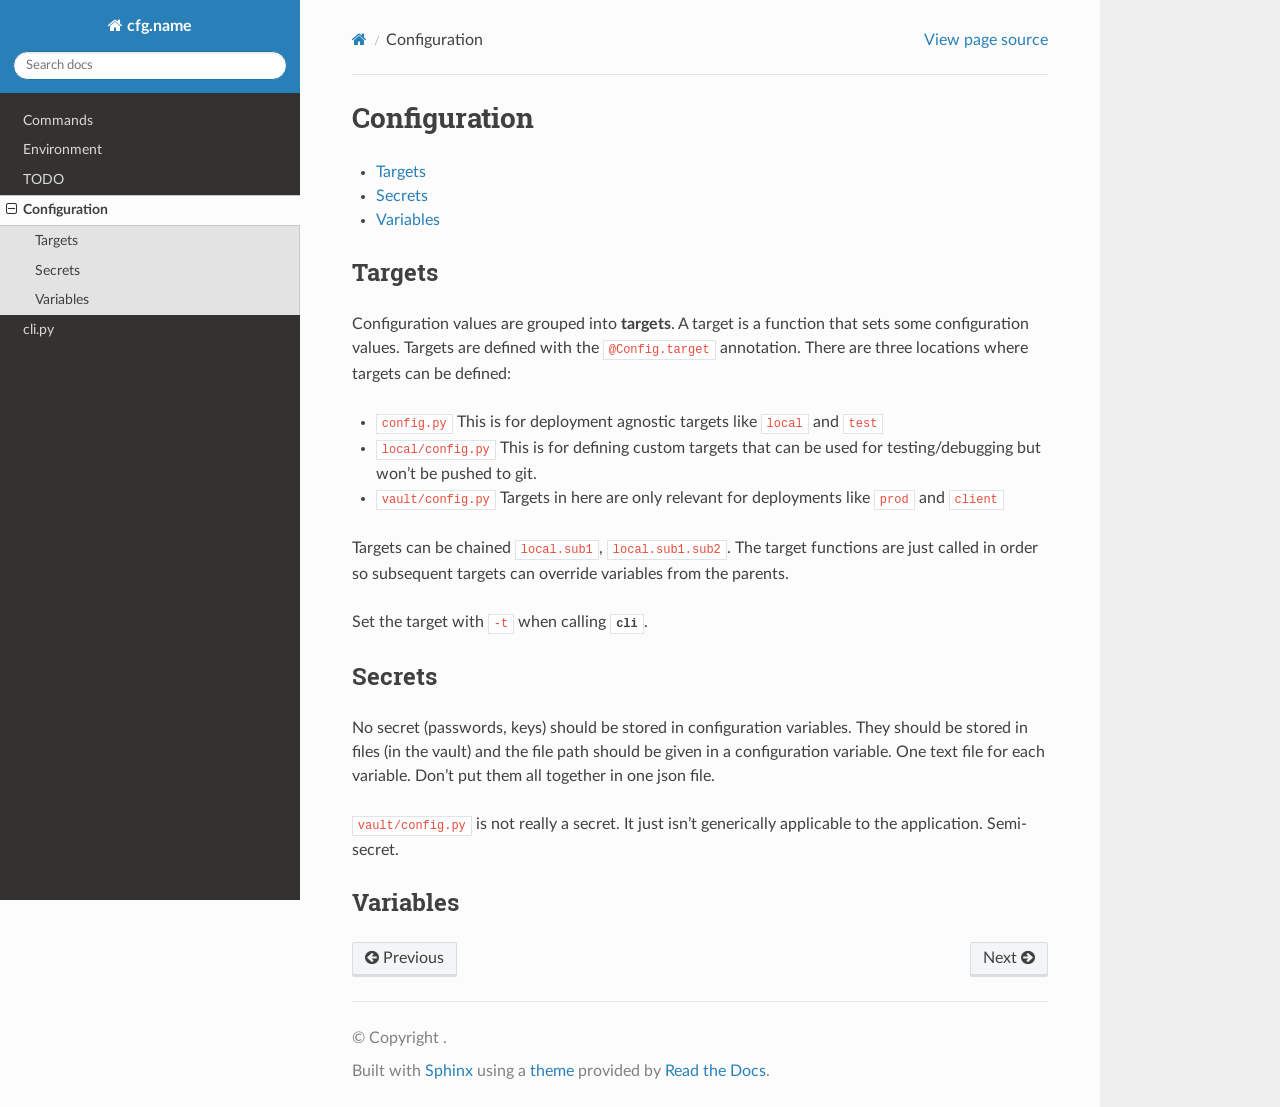
<file: html/docs/configuration.html>
<!DOCTYPE html>
<html class="writer-html5" lang="en" data-content_root="../">
<head>
  <meta charset="utf-8" /><meta name="viewport" content="width=device-width, initial-scale=1" />

  <meta name="viewport" content="width=device-width, initial-scale=1.0" />
  <title>Configuration &mdash; cfg.name cfg.version documentation</title>
      <link rel="stylesheet" type="text/css" href="../_static/pygments.css?v=b86133f3" />
      <link rel="stylesheet" type="text/css" href="../_static/css/theme.css?v=9edc463e" />

  
    <link rel="shortcut icon" href="../_static/favicon.png"/>
      <script src="../_static/jquery.js?v=5d32c60e"></script>
      <script src="../_static/_sphinx_javascript_frameworks_compat.js?v=2cd50e6c"></script>
      <script src="../_static/documentation_options.js?v=7ffbfd5f"></script>
      <script src="../_static/doctools.js?v=9bcbadda"></script>
      <script src="../_static/sphinx_highlight.js?v=dc90522c"></script>
    <script src="../_static/js/theme.js"></script>
    <link rel="index" title="Index" href="../genindex.html" />
    <link rel="search" title="Search" href="../search.html" />
    <link rel="next" title="cli.py" href="code_layout.html" />
    <link rel="prev" title="TODO" href="todo.html" /> 
</head>

<body class="wy-body-for-nav"> 
  <div class="wy-grid-for-nav">
    <nav data-toggle="wy-nav-shift" class="wy-nav-side">
      <div class="wy-side-scroll">
        <div class="wy-side-nav-search" >

          
          
          <a href="../README.html" class="icon icon-home">
            cfg.name
          </a>
<div role="search">
  <form id="rtd-search-form" class="wy-form" action="../search.html" method="get">
    <input type="text" name="q" placeholder="Search docs" aria-label="Search docs" />
    <input type="hidden" name="check_keywords" value="yes" />
    <input type="hidden" name="area" value="default" />
  </form>
</div>
        </div><div class="wy-menu wy-menu-vertical" data-spy="affix" role="navigation" aria-label="Navigation menu">
              <ul class="current">
<li class="toctree-l1"><a class="reference internal" href="commands.html">Commands</a></li>
<li class="toctree-l1"><a class="reference internal" href="environment.html">Environment</a></li>
<li class="toctree-l1"><a class="reference internal" href="todo.html">TODO</a></li>
<li class="toctree-l1 current"><a class="current reference internal" href="#">Configuration</a><ul>
<li class="toctree-l2"><a class="reference internal" href="#targets">Targets</a></li>
<li class="toctree-l2"><a class="reference internal" href="#secrets">Secrets</a></li>
<li class="toctree-l2"><a class="reference internal" href="#variables">Variables</a></li>
</ul>
</li>
<li class="toctree-l1"><a class="reference internal" href="code_layout.html">cli.py</a></li>
</ul>

        </div>
      </div>
    </nav>

    <section data-toggle="wy-nav-shift" class="wy-nav-content-wrap"><nav class="wy-nav-top" aria-label="Mobile navigation menu" >
          <i data-toggle="wy-nav-top" class="fa fa-bars"></i>
          <a href="../README.html">cfg.name</a>
      </nav>

      <div class="wy-nav-content">
        <div class="rst-content">
          <div role="navigation" aria-label="Page navigation">
  <ul class="wy-breadcrumbs">
      <li><a href="../README.html" class="icon icon-home" aria-label="Home"></a></li>
      <li class="breadcrumb-item active">Configuration</li>
      <li class="wy-breadcrumbs-aside">
            <a href="../_sources/docs/configuration.rst.txt" rel="nofollow"> View page source</a>
      </li>
  </ul>
  <hr/>
</div>
          <div role="main" class="document" itemscope="itemscope" itemtype="http://schema.org/Article">
           <div itemprop="articleBody">
             
  <section id="configuration">
<span id="page-config"></span><h1>Configuration<a class="headerlink" href="#configuration" title="Link to this heading"></a></h1>
<nav class="contents local" id="contents">
<ul class="simple">
<li><p><a class="reference internal" href="#targets" id="id1">Targets</a></p></li>
<li><p><a class="reference internal" href="#secrets" id="id2">Secrets</a></p></li>
<li><p><a class="reference internal" href="#variables" id="id3">Variables</a></p></li>
</ul>
</nav>
<section id="targets">
<h2><a class="toc-backref" href="#id1" role="doc-backlink">Targets</a><a class="headerlink" href="#targets" title="Link to this heading"></a></h2>
<p>Configuration values are grouped into <strong>targets</strong>.  A target is a function that sets some configuration
values.  Targets are defined with the <code class="docutils literal notranslate"><span class="pre">&#64;Config.target</span></code> annotation.  There are three locations where targets
can be defined:</p>
<ul class="simple">
<li><p><code class="docutils literal notranslate"><span class="pre">config.py</span></code>  This is for deployment agnostic targets like <code class="docutils literal notranslate"><span class="pre">local</span></code> and <code class="docutils literal notranslate"><span class="pre">test</span></code></p></li>
<li><p><code class="docutils literal notranslate"><span class="pre">local/config.py</span></code>  This is for defining custom targets that can be used for testing/debugging but won’t be pushed to git.</p></li>
<li><p><code class="docutils literal notranslate"><span class="pre">vault/config.py</span></code>  Targets in here are only relevant for deployments like <code class="docutils literal notranslate"><span class="pre">prod</span></code> and <code class="docutils literal notranslate"><span class="pre">client</span></code></p></li>
</ul>
<p>Targets can be chained <code class="docutils literal notranslate"><span class="pre">local.sub1</span></code>, <code class="docutils literal notranslate"><span class="pre">local.sub1.sub2</span></code>.
The target functions are just called in order so subsequent targets can override variables from the parents.</p>
<p>Set the target with <code class="docutils literal notranslate"><span class="pre">-t</span></code> when calling <code class="xref any docutils literal notranslate"><span class="pre">cli</span></code>.</p>
</section>
<section id="secrets">
<h2><a class="toc-backref" href="#id2" role="doc-backlink">Secrets</a><a class="headerlink" href="#secrets" title="Link to this heading"></a></h2>
<p>No secret (passwords, keys) should be stored in configuration variables.  They should be stored in files (in the vault)
and the file path should be given in a configuration variable.  One text file for each variable.  Don’t put them
all together in one json file.</p>
<p><code class="docutils literal notranslate"><span class="pre">vault/config.py</span></code> is not really a secret.  It just isn’t generically applicable to the application.  Semi-secret.</p>
</section>
<section id="variables">
<h2><a class="toc-backref" href="#id3" role="doc-backlink">Variables</a><a class="headerlink" href="#variables" title="Link to this heading"></a></h2>
</section>
</section>


           </div>
          </div>
          <footer><div class="rst-footer-buttons" role="navigation" aria-label="Footer">
        <a href="todo.html" class="btn btn-neutral float-left" title="TODO" accesskey="p" rel="prev"><span class="fa fa-arrow-circle-left" aria-hidden="true"></span> Previous</a>
        <a href="code_layout.html" class="btn btn-neutral float-right" title="cli.py" accesskey="n" rel="next">Next <span class="fa fa-arrow-circle-right" aria-hidden="true"></span></a>
    </div>

  <hr/>

  <div role="contentinfo">
    <p>&#169; Copyright .</p>
  </div>

  Built with <a href="https://www.sphinx-doc.org/">Sphinx</a> using a
    <a href="https://github.com/readthedocs/sphinx_rtd_theme">theme</a>
    provided by <a href="https://readthedocs.org">Read the Docs</a>.
   

</footer>
        </div>
      </div>
    </section>
  </div>
  <script>
      jQuery(function () {
          SphinxRtdTheme.Navigation.enable(true);
      });
  </script> 

</body>
</html>
</file>
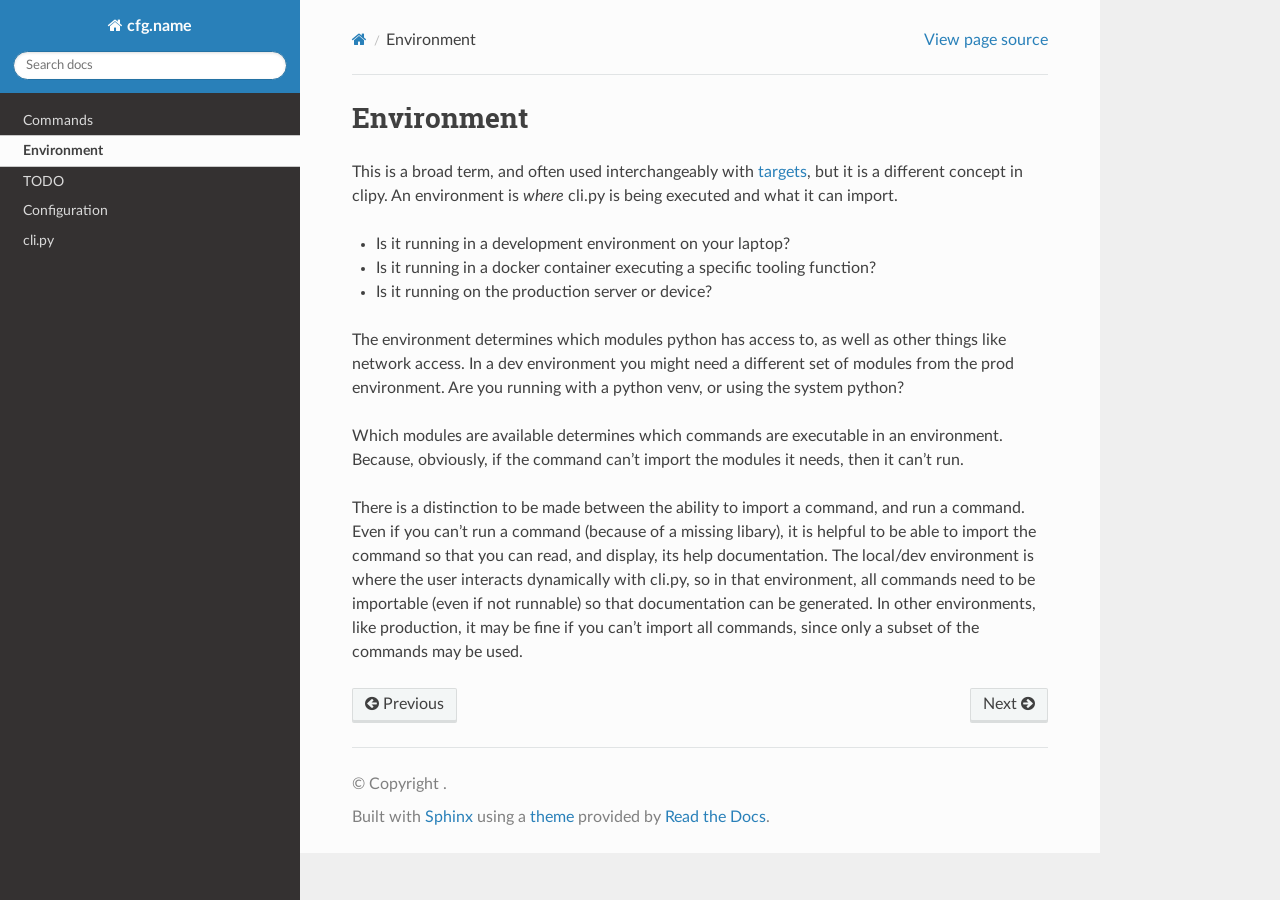
<file: html/docs/environment.html>
<!DOCTYPE html>
<html class="writer-html5" lang="en" data-content_root="../">
<head>
  <meta charset="utf-8" /><meta name="viewport" content="width=device-width, initial-scale=1" />

  <meta name="viewport" content="width=device-width, initial-scale=1.0" />
  <title>Environment &mdash; cfg.name cfg.version documentation</title>
      <link rel="stylesheet" type="text/css" href="../_static/pygments.css?v=b86133f3" />
      <link rel="stylesheet" type="text/css" href="../_static/css/theme.css?v=9edc463e" />

  
    <link rel="shortcut icon" href="../_static/favicon.png"/>
      <script src="../_static/jquery.js?v=5d32c60e"></script>
      <script src="../_static/_sphinx_javascript_frameworks_compat.js?v=2cd50e6c"></script>
      <script src="../_static/documentation_options.js?v=7ffbfd5f"></script>
      <script src="../_static/doctools.js?v=9bcbadda"></script>
      <script src="../_static/sphinx_highlight.js?v=dc90522c"></script>
    <script src="../_static/js/theme.js"></script>
    <link rel="index" title="Index" href="../genindex.html" />
    <link rel="search" title="Search" href="../search.html" />
    <link rel="next" title="TODO" href="todo.html" />
    <link rel="prev" title="Commands" href="commands.html" /> 
</head>

<body class="wy-body-for-nav"> 
  <div class="wy-grid-for-nav">
    <nav data-toggle="wy-nav-shift" class="wy-nav-side">
      <div class="wy-side-scroll">
        <div class="wy-side-nav-search" >

          
          
          <a href="../README.html" class="icon icon-home">
            cfg.name
          </a>
<div role="search">
  <form id="rtd-search-form" class="wy-form" action="../search.html" method="get">
    <input type="text" name="q" placeholder="Search docs" aria-label="Search docs" />
    <input type="hidden" name="check_keywords" value="yes" />
    <input type="hidden" name="area" value="default" />
  </form>
</div>
        </div><div class="wy-menu wy-menu-vertical" data-spy="affix" role="navigation" aria-label="Navigation menu">
              <ul class="current">
<li class="toctree-l1"><a class="reference internal" href="commands.html">Commands</a></li>
<li class="toctree-l1 current"><a class="current reference internal" href="#">Environment</a></li>
<li class="toctree-l1"><a class="reference internal" href="todo.html">TODO</a></li>
<li class="toctree-l1"><a class="reference internal" href="configuration.html">Configuration</a></li>
<li class="toctree-l1"><a class="reference internal" href="code_layout.html">cli.py</a></li>
</ul>

        </div>
      </div>
    </nav>

    <section data-toggle="wy-nav-shift" class="wy-nav-content-wrap"><nav class="wy-nav-top" aria-label="Mobile navigation menu" >
          <i data-toggle="wy-nav-top" class="fa fa-bars"></i>
          <a href="../README.html">cfg.name</a>
      </nav>

      <div class="wy-nav-content">
        <div class="rst-content">
          <div role="navigation" aria-label="Page navigation">
  <ul class="wy-breadcrumbs">
      <li><a href="../README.html" class="icon icon-home" aria-label="Home"></a></li>
      <li class="breadcrumb-item active">Environment</li>
      <li class="wy-breadcrumbs-aside">
            <a href="../_sources/docs/environment.rst.txt" rel="nofollow"> View page source</a>
      </li>
  </ul>
  <hr/>
</div>
          <div role="main" class="document" itemscope="itemscope" itemtype="http://schema.org/Article">
           <div itemprop="articleBody">
             
  <section id="environment">
<h1>Environment<a class="headerlink" href="#environment" title="Link to this heading"></a></h1>
<p>This is a broad term, and often used interchangeably with <a class="reference internal" href="configuration.html#page-config"><span class="std std-ref">targets</span></a>, but it is a different concept in clipy.
An environment is <em>where</em> cli.py is being executed and what it can import.</p>
<ul class="simple">
<li><p>Is it running in a development environment on your laptop?</p></li>
<li><p>Is it running in a docker container executing a specific tooling function?</p></li>
<li><p>Is it running on the production server or device?</p></li>
</ul>
<p>The environment determines which modules python has access to, as well as other things like network access.
In a dev environment you might need a different set of modules from the prod environment.
Are you running with a python venv, or using the system python?</p>
<p>Which modules are available determines which commands are executable in an environment.
Because, obviously, if the command can’t import the modules it needs, then it can’t run.</p>
<p>There is a distinction to be made between the ability to import a command, and run a command.
Even if you can’t run a command (because of a missing libary), it is helpful to be able to import the command so that you can read, and display, its help documentation.
The local/dev environment is where the user interacts dynamically with cli.py, so in that environment, all commands need to be importable (even if not runnable) so that documentation can be generated.
In other environments, like production, it may be fine if you can’t import all commands, since only a subset of the commands may be used.</p>
</section>


           </div>
          </div>
          <footer><div class="rst-footer-buttons" role="navigation" aria-label="Footer">
        <a href="commands.html" class="btn btn-neutral float-left" title="Commands" accesskey="p" rel="prev"><span class="fa fa-arrow-circle-left" aria-hidden="true"></span> Previous</a>
        <a href="todo.html" class="btn btn-neutral float-right" title="TODO" accesskey="n" rel="next">Next <span class="fa fa-arrow-circle-right" aria-hidden="true"></span></a>
    </div>

  <hr/>

  <div role="contentinfo">
    <p>&#169; Copyright .</p>
  </div>

  Built with <a href="https://www.sphinx-doc.org/">Sphinx</a> using a
    <a href="https://github.com/readthedocs/sphinx_rtd_theme">theme</a>
    provided by <a href="https://readthedocs.org">Read the Docs</a>.
   

</footer>
        </div>
      </div>
    </section>
  </div>
  <script>
      jQuery(function () {
          SphinxRtdTheme.Navigation.enable(true);
      });
  </script> 

</body>
</html>
</file>
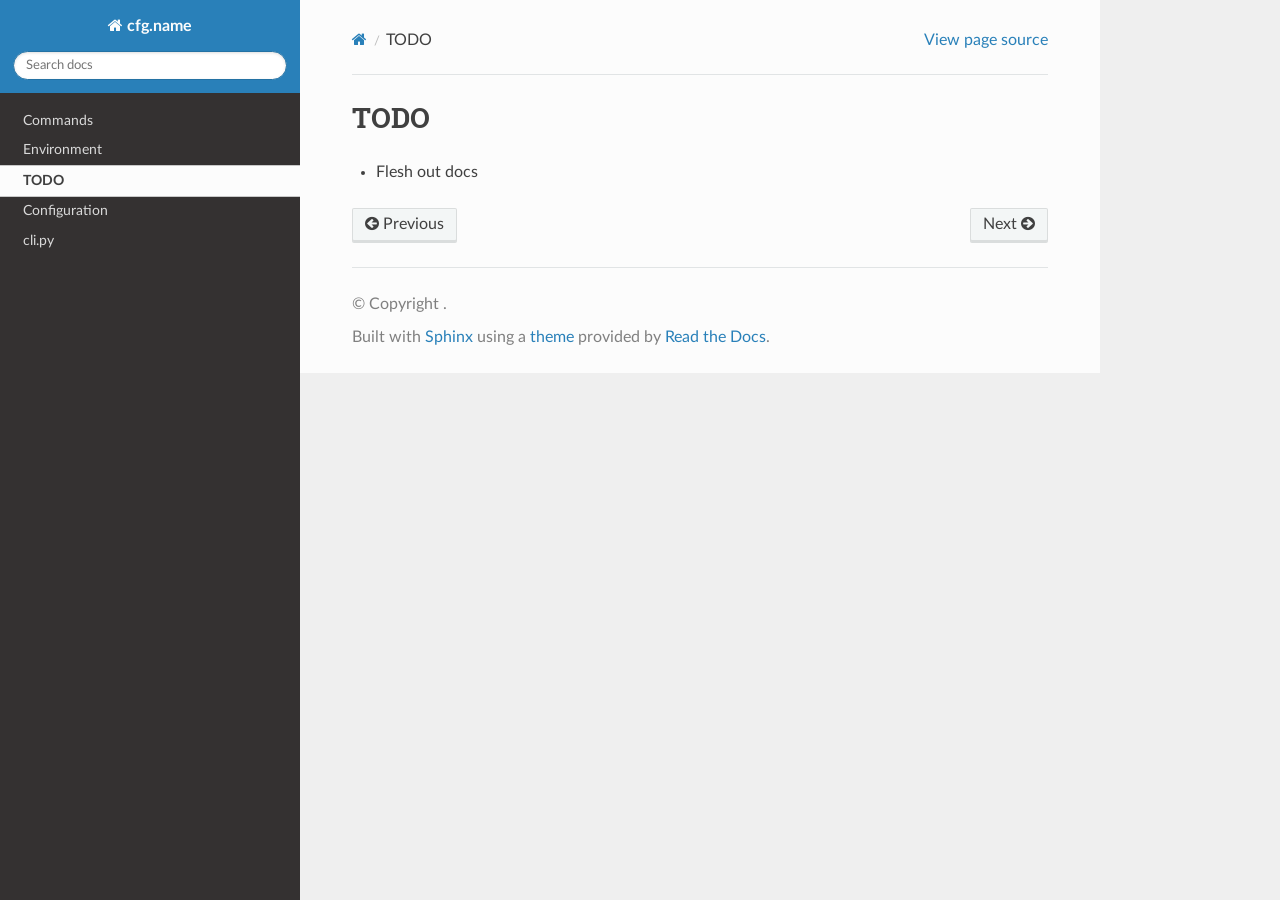
<file: html/docs/todo.html>
<!DOCTYPE html>
<html class="writer-html5" lang="en" data-content_root="../">
<head>
  <meta charset="utf-8" /><meta name="viewport" content="width=device-width, initial-scale=1" />

  <meta name="viewport" content="width=device-width, initial-scale=1.0" />
  <title>TODO &mdash; cfg.name cfg.version documentation</title>
      <link rel="stylesheet" type="text/css" href="../_static/pygments.css?v=b86133f3" />
      <link rel="stylesheet" type="text/css" href="../_static/css/theme.css?v=9edc463e" />

  
    <link rel="shortcut icon" href="../_static/favicon.png"/>
      <script src="../_static/jquery.js?v=5d32c60e"></script>
      <script src="../_static/_sphinx_javascript_frameworks_compat.js?v=2cd50e6c"></script>
      <script src="../_static/documentation_options.js?v=7ffbfd5f"></script>
      <script src="../_static/doctools.js?v=9bcbadda"></script>
      <script src="../_static/sphinx_highlight.js?v=dc90522c"></script>
    <script src="../_static/js/theme.js"></script>
    <link rel="index" title="Index" href="../genindex.html" />
    <link rel="search" title="Search" href="../search.html" />
    <link rel="next" title="Configuration" href="configuration.html" />
    <link rel="prev" title="Environment" href="environment.html" /> 
</head>

<body class="wy-body-for-nav"> 
  <div class="wy-grid-for-nav">
    <nav data-toggle="wy-nav-shift" class="wy-nav-side">
      <div class="wy-side-scroll">
        <div class="wy-side-nav-search" >

          
          
          <a href="../README.html" class="icon icon-home">
            cfg.name
          </a>
<div role="search">
  <form id="rtd-search-form" class="wy-form" action="../search.html" method="get">
    <input type="text" name="q" placeholder="Search docs" aria-label="Search docs" />
    <input type="hidden" name="check_keywords" value="yes" />
    <input type="hidden" name="area" value="default" />
  </form>
</div>
        </div><div class="wy-menu wy-menu-vertical" data-spy="affix" role="navigation" aria-label="Navigation menu">
              <ul class="current">
<li class="toctree-l1"><a class="reference internal" href="commands.html">Commands</a></li>
<li class="toctree-l1"><a class="reference internal" href="environment.html">Environment</a></li>
<li class="toctree-l1 current"><a class="current reference internal" href="#">TODO</a></li>
<li class="toctree-l1"><a class="reference internal" href="configuration.html">Configuration</a></li>
<li class="toctree-l1"><a class="reference internal" href="code_layout.html">cli.py</a></li>
</ul>

        </div>
      </div>
    </nav>

    <section data-toggle="wy-nav-shift" class="wy-nav-content-wrap"><nav class="wy-nav-top" aria-label="Mobile navigation menu" >
          <i data-toggle="wy-nav-top" class="fa fa-bars"></i>
          <a href="../README.html">cfg.name</a>
      </nav>

      <div class="wy-nav-content">
        <div class="rst-content">
          <div role="navigation" aria-label="Page navigation">
  <ul class="wy-breadcrumbs">
      <li><a href="../README.html" class="icon icon-home" aria-label="Home"></a></li>
      <li class="breadcrumb-item active">TODO</li>
      <li class="wy-breadcrumbs-aside">
            <a href="../_sources/docs/todo.rst.txt" rel="nofollow"> View page source</a>
      </li>
  </ul>
  <hr/>
</div>
          <div role="main" class="document" itemscope="itemscope" itemtype="http://schema.org/Article">
           <div itemprop="articleBody">
             
  <section id="todo">
<h1>TODO<a class="headerlink" href="#todo" title="Link to this heading"></a></h1>
<ul class="simple">
<li><p>Flesh out docs</p></li>
</ul>
</section>


           </div>
          </div>
          <footer><div class="rst-footer-buttons" role="navigation" aria-label="Footer">
        <a href="environment.html" class="btn btn-neutral float-left" title="Environment" accesskey="p" rel="prev"><span class="fa fa-arrow-circle-left" aria-hidden="true"></span> Previous</a>
        <a href="configuration.html" class="btn btn-neutral float-right" title="Configuration" accesskey="n" rel="next">Next <span class="fa fa-arrow-circle-right" aria-hidden="true"></span></a>
    </div>

  <hr/>

  <div role="contentinfo">
    <p>&#169; Copyright .</p>
  </div>

  Built with <a href="https://www.sphinx-doc.org/">Sphinx</a> using a
    <a href="https://github.com/readthedocs/sphinx_rtd_theme">theme</a>
    provided by <a href="https://readthedocs.org">Read the Docs</a>.
   

</footer>
        </div>
      </div>
    </section>
  </div>
  <script>
      jQuery(function () {
          SphinxRtdTheme.Navigation.enable(true);
      });
  </script> 

</body>
</html>
</file>
<file: html/_static/pygments.css>
pre { line-height: 125%; }
td.linenos .normal { color: inherit; background-color: transparent; padding-left: 5px; padding-right: 5px; }
span.linenos { color: inherit; background-color: transparent; padding-left: 5px; padding-right: 5px; }
td.linenos .special { color: #000000; background-color: #ffffc0; padding-left: 5px; padding-right: 5px; }
span.linenos.special { color: #000000; background-color: #ffffc0; padding-left: 5px; padding-right: 5px; }
.highlight .hll { background-color: #ffffcc }
.highlight { background: #f8f8f8; }
.highlight .c { color: #3D7B7B; font-style: italic } /* Comment */
.highlight .err { border: 1px solid #F00 } /* Error */
.highlight .k { color: #008000; font-weight: bold } /* Keyword */
.highlight .o { color: #666 } /* Operator */
.highlight .ch { color: #3D7B7B; font-style: italic } /* Comment.Hashbang */
.highlight .cm { color: #3D7B7B; font-style: italic } /* Comment.Multiline */
.highlight .cp { color: #9C6500 } /* Comment.Preproc */
.highlight .cpf { color: #3D7B7B; font-style: italic } /* Comment.PreprocFile */
.highlight .c1 { color: #3D7B7B; font-style: italic } /* Comment.Single */
.highlight .cs { color: #3D7B7B; font-style: italic } /* Comment.Special */
.highlight .gd { color: #A00000 } /* Generic.Deleted */
.highlight .ge { font-style: italic } /* Generic.Emph */
.highlight .ges { font-weight: bold; font-style: italic } /* Generic.EmphStrong */
.highlight .gr { color: #E40000 } /* Generic.Error */
.highlight .gh { color: #000080; font-weight: bold } /* Generic.Heading */
.highlight .gi { color: #008400 } /* Generic.Inserted */
.highlight .go { color: #717171 } /* Generic.Output */
.highlight .gp { color: #000080; font-weight: bold } /* Generic.Prompt */
.highlight .gs { font-weight: bold } /* Generic.Strong */
.highlight .gu { color: #800080; font-weight: bold } /* Generic.Subheading */
.highlight .gt { color: #04D } /* Generic.Traceback */
.highlight .kc { color: #008000; font-weight: bold } /* Keyword.Constant */
.highlight .kd { color: #008000; font-weight: bold } /* Keyword.Declaration */
.highlight .kn { color: #008000; font-weight: bold } /* Keyword.Namespace */
.highlight .kp { color: #008000 } /* Keyword.Pseudo */
.highlight .kr { color: #008000; font-weight: bold } /* Keyword.Reserved */
.highlight .kt { color: #B00040 } /* Keyword.Type */
.highlight .m { color: #666 } /* Literal.Number */
.highlight .s { color: #BA2121 } /* Literal.String */
.highlight .na { color: #687822 } /* Name.Attribute */
.highlight .nb { color: #008000 } /* Name.Builtin */
.highlight .nc { color: #00F; font-weight: bold } /* Name.Class */
.highlight .no { color: #800 } /* Name.Constant */
.highlight .nd { color: #A2F } /* Name.Decorator */
.highlight .ni { color: #717171; font-weight: bold } /* Name.Entity */
.highlight .ne { color: #CB3F38; font-weight: bold } /* Name.Exception */
.highlight .nf { color: #00F } /* Name.Function */
.highlight .nl { color: #767600 } /* Name.Label */
.highlight .nn { color: #00F; font-weight: bold } /* Name.Namespace */
.highlight .nt { color: #008000; font-weight: bold } /* Name.Tag */
.highlight .nv { color: #19177C } /* Name.Variable */
.highlight .ow { color: #A2F; font-weight: bold } /* Operator.Word */
.highlight .w { color: #BBB } /* Text.Whitespace */
.highlight .mb { color: #666 } /* Literal.Number.Bin */
.highlight .mf { color: #666 } /* Literal.Number.Float */
.highlight .mh { color: #666 } /* Literal.Number.Hex */
.highlight .mi { color: #666 } /* Literal.Number.Integer */
.highlight .mo { color: #666 } /* Literal.Number.Oct */
.highlight .sa { color: #BA2121 } /* Literal.String.Affix */
.highlight .sb { color: #BA2121 } /* Literal.String.Backtick */
.highlight .sc { color: #BA2121 } /* Literal.String.Char */
.highlight .dl { color: #BA2121 } /* Literal.String.Delimiter */
.highlight .sd { color: #BA2121; font-style: italic } /* Literal.String.Doc */
.highlight .s2 { color: #BA2121 } /* Literal.String.Double */
.highlight .se { color: #AA5D1F; font-weight: bold } /* Literal.String.Escape */
.highlight .sh { color: #BA2121 } /* Literal.String.Heredoc */
.highlight .si { color: #A45A77; font-weight: bold } /* Literal.String.Interpol */
.highlight .sx { color: #008000 } /* Literal.String.Other */
.highlight .sr { color: #A45A77 } /* Literal.String.Regex */
.highlight .s1 { color: #BA2121 } /* Literal.String.Single */
.highlight .ss { color: #19177C } /* Literal.String.Symbol */
.highlight .bp { color: #008000 } /* Name.Builtin.Pseudo */
.highlight .fm { color: #00F } /* Name.Function.Magic */
.highlight .vc { color: #19177C } /* Name.Variable.Class */
.highlight .vg { color: #19177C } /* Name.Variable.Global */
.highlight .vi { color: #19177C } /* Name.Variable.Instance */
.highlight .vm { color: #19177C } /* Name.Variable.Magic */
.highlight .il { color: #666 } /* Literal.Number.Integer.Long */
</file>
<file: html/_static/css/theme.css>
html{box-sizing:border-box}*,:after,:before{box-sizing:inherit}article,aside,details,figcaption,figure,footer,header,hgroup,nav,section{display:block}audio,canvas,video{display:inline-block;*display:inline;*zoom:1}[hidden],audio:not([controls]){display:none}*{-webkit-box-sizing:border-box;-moz-box-sizing:border-box;box-sizing:border-box}html{font-size:100%;-webkit-text-size-adjust:100%;-ms-text-size-adjust:100%}body{margin:0}a:active,a:hover{outline:0}abbr[title]{border-bottom:1px dotted}b,strong{font-weight:700}blockquote{margin:0}dfn{font-style:italic}ins{background:#ff9;text-decoration:none}ins,mark{color:#000}mark{background:#ff0;font-style:italic;font-weight:700}.rst-content code,.rst-content tt,code,kbd,pre,samp{font-family:monospace,serif;_font-family:courier new,monospace;font-size:1em}pre{white-space:pre}q{quotes:none}q:after,q:before{content:"";content:none}small{font-size:85%}sub,sup{font-size:75%;line-height:0;position:relative;vertical-align:baseline}sup{top:-.5em}sub{bottom:-.25em}dl,ol,ul{margin:0;padding:0;list-style:none;list-style-image:none}li{list-style:none}dd{margin:0}img{border:0;-ms-interpolation-mode:bicubic;vertical-align:middle;max-width:100%}svg:not(:root){overflow:hidden}figure,form{margin:0}label{cursor:pointer}button,input,select,textarea{font-size:100%;margin:0;vertical-align:baseline;*vertical-align:middle}button,input{line-height:normal}button,input[type=button],input[type=reset],input[type=submit]{cursor:pointer;-webkit-appearance:button;*overflow:visible}button[disabled],input[disabled]{cursor:default}input[type=search]{-webkit-appearance:textfield;-moz-box-sizing:content-box;-webkit-box-sizing:content-box;box-sizing:content-box}textarea{resize:vertical}table{border-collapse:collapse;border-spacing:0}td{vertical-align:top}.chromeframe{margin:.2em 0;background:#ccc;color:#000;padding:.2em 0}.ir{display:block;border:0;text-indent:-999em;overflow:hidden;background-color:transparent;background-repeat:no-repeat;text-align:left;direction:ltr;*line-height:0}.ir br{display:none}.hidden{display:none!important;visibility:hidden}.visuallyhidden{border:0;clip:rect(0 0 0 0);height:1px;margin:-1px;overflow:hidden;padding:0;position:absolute;width:1px}.visuallyhidden.focusable:active,.visuallyhidden.focusable:focus{clip:auto;height:auto;margin:0;overflow:visible;position:static;width:auto}.invisible{visibility:hidden}.relative{position:relative}big,small{font-size:100%}@media print{body,html,section{background:none!important}*{box-shadow:none!important;text-shadow:none!important;filter:none!important;-ms-filter:none!important}a,a:visited{text-decoration:underline}.ir a:after,a[href^="#"]:after,a[href^="javascript:"]:after{content:""}blockquote,pre{page-break-inside:avoid}thead{display:table-header-group}img,tr{page-break-inside:avoid}img{max-width:100%!important}@page{margin:.5cm}.rst-content .toctree-wrapper>p.caption,h2,h3,p{orphans:3;widows:3}.rst-content .toctree-wrapper>p.caption,h2,h3{page-break-after:avoid}}.btn,.fa:before,.icon:before,.rst-content .admonition,.rst-content .admonition-title:before,.rst-content .admonition-todo,.rst-content .attention,.rst-content .caution,.rst-content .code-block-caption .headerlink:before,.rst-content .danger,.rst-content .eqno .headerlink:before,.rst-content .error,.rst-content .hint,.rst-content .important,.rst-content .note,.rst-content .seealso,.rst-content .tip,.rst-content .warning,.rst-content code.download span:first-child:before,.rst-content dl dt .headerlink:before,.rst-content h1 .headerlink:before,.rst-content h2 .headerlink:before,.rst-content h3 .headerlink:before,.rst-content h4 .headerlink:before,.rst-content h5 .headerlink:before,.rst-content h6 .headerlink:before,.rst-content p.caption .headerlink:before,.rst-content p .headerlink:before,.rst-content table>caption .headerlink:before,.rst-content tt.download span:first-child:before,.wy-alert,.wy-dropdown .caret:before,.wy-inline-validate.wy-inline-validate-danger .wy-input-context:before,.wy-inline-validate.wy-inline-validate-info .wy-input-context:before,.wy-inline-validate.wy-inline-validate-success .wy-input-context:before,.wy-inline-validate.wy-inline-validate-warning .wy-input-context:before,.wy-menu-vertical li.current>a button.toctree-expand:before,.wy-menu-vertical li.on a button.toctree-expand:before,.wy-menu-vertical li button.toctree-expand:before,input[type=color],input[type=date],input[type=datetime-local],input[type=datetime],input[type=email],input[type=month],input[type=number],input[type=password],input[type=search],input[type=tel],input[type=text],input[type=time],input[type=url],input[type=week],select,textarea{-webkit-font-smoothing:antialiased}.clearfix{*zoom:1}.clearfix:after,.clearfix:before{display:table;content:""}.clearfix:after{clear:both}/*!
 *  Font Awesome 4.7.0 by @davegandy - http://fontawesome.io - @fontawesome
 *  License - http://fontawesome.io/license (Font: SIL OFL 1.1, CSS: MIT License)
 */@font-face{font-family:FontAwesome;src:url(fonts/fontawesome-webfont.eot?674f50d287a8c48dc19ba404d20fe713);src:url(fonts/fontawesome-webfont.eot?674f50d287a8c48dc19ba404d20fe713?#iefix&v=4.7.0) format("embedded-opentype"),url(fonts/fontawesome-webfont.woff2?af7ae505a9eed503f8b8e6982036873e) format("woff2"),url(fonts/fontawesome-webfont.woff?fee66e712a8a08eef5805a46892932ad) format("woff"),url(fonts/fontawesome-webfont.ttf?b06871f281fee6b241d60582ae9369b9) format("truetype"),url(fonts/fontawesome-webfont.svg?912ec66d7572ff821749319396470bde#fontawesomeregular) format("svg");font-weight:400;font-style:normal}.fa,.icon,.rst-content .admonition-title,.rst-content .code-block-caption .headerlink,.rst-content .eqno .headerlink,.rst-content code.download span:first-child,.rst-content dl dt .headerlink,.rst-content h1 .headerlink,.rst-content h2 .headerlink,.rst-content h3 .headerlink,.rst-content h4 .headerlink,.rst-content h5 .headerlink,.rst-content h6 .headerlink,.rst-content p.caption .headerlink,.rst-content p .headerlink,.rst-content table>caption .headerlink,.rst-content tt.download span:first-child,.wy-menu-vertical li.current>a button.toctree-expand,.wy-menu-vertical li.on a button.toctree-expand,.wy-menu-vertical li button.toctree-expand{display:inline-block;font:normal normal normal 14px/1 FontAwesome;font-size:inherit;text-rendering:auto;-webkit-font-smoothing:antialiased;-moz-osx-font-smoothing:grayscale}.fa-lg{font-size:1.33333em;line-height:.75em;vertical-align:-15%}.fa-2x{font-size:2em}.fa-3x{font-size:3em}.fa-4x{font-size:4em}.fa-5x{font-size:5em}.fa-fw{width:1.28571em;text-align:center}.fa-ul{padding-left:0;margin-left:2.14286em;list-style-type:none}.fa-ul>li{position:relative}.fa-li{position:absolute;left:-2.14286em;width:2.14286em;top:.14286em;text-align:center}.fa-li.fa-lg{left:-1.85714em}.fa-border{padding:.2em .25em .15em;border:.08em solid #eee;border-radius:.1em}.fa-pull-left{float:left}.fa-pull-right{float:right}.fa-pull-left.icon,.fa.fa-pull-left,.rst-content .code-block-caption .fa-pull-left.headerlink,.rst-content .eqno .fa-pull-left.headerlink,.rst-content .fa-pull-left.admonition-title,.rst-content code.download span.fa-pull-left:first-child,.rst-content dl dt .fa-pull-left.headerlink,.rst-content h1 .fa-pull-left.headerlink,.rst-content h2 .fa-pull-left.headerlink,.rst-content h3 .fa-pull-left.headerlink,.rst-content h4 .fa-pull-left.headerlink,.rst-content h5 .fa-pull-left.headerlink,.rst-content h6 .fa-pull-left.headerlink,.rst-content p .fa-pull-left.headerlink,.rst-content table>caption .fa-pull-left.headerlink,.rst-content tt.download span.fa-pull-left:first-child,.wy-menu-vertical li.current>a button.fa-pull-left.toctree-expand,.wy-menu-vertical li.on a button.fa-pull-left.toctree-expand,.wy-menu-vertical li button.fa-pull-left.toctree-expand{margin-right:.3em}.fa-pull-right.icon,.fa.fa-pull-right,.rst-content .code-block-caption .fa-pull-right.headerlink,.rst-content .eqno .fa-pull-right.headerlink,.rst-content .fa-pull-right.admonition-title,.rst-content code.download span.fa-pull-right:first-child,.rst-content dl dt .fa-pull-right.headerlink,.rst-content h1 .fa-pull-right.headerlink,.rst-content h2 .fa-pull-right.headerlink,.rst-content h3 .fa-pull-right.headerlink,.rst-content h4 .fa-pull-right.headerlink,.rst-content h5 .fa-pull-right.headerlink,.rst-content h6 .fa-pull-right.headerlink,.rst-content p .fa-pull-right.headerlink,.rst-content table>caption .fa-pull-right.headerlink,.rst-content tt.download span.fa-pull-right:first-child,.wy-menu-vertical li.current>a button.fa-pull-right.toctree-expand,.wy-menu-vertical li.on a button.fa-pull-right.toctree-expand,.wy-menu-vertical li button.fa-pull-right.toctree-expand{margin-left:.3em}.pull-right{float:right}.pull-left{float:left}.fa.pull-left,.pull-left.icon,.rst-content .code-block-caption .pull-left.headerlink,.rst-content .eqno .pull-left.headerlink,.rst-content .pull-left.admonition-title,.rst-content code.download span.pull-left:first-child,.rst-content dl dt .pull-left.headerlink,.rst-content h1 .pull-left.headerlink,.rst-content h2 .pull-left.headerlink,.rst-content h3 .pull-left.headerlink,.rst-content h4 .pull-left.headerlink,.rst-content h5 .pull-left.headerlink,.rst-content h6 .pull-left.headerlink,.rst-content p .pull-left.headerlink,.rst-content table>caption .pull-left.headerlink,.rst-content tt.download span.pull-left:first-child,.wy-menu-vertical li.current>a button.pull-left.toctree-expand,.wy-menu-vertical li.on a button.pull-left.toctree-expand,.wy-menu-vertical li button.pull-left.toctree-expand{margin-right:.3em}.fa.pull-right,.pull-right.icon,.rst-content .code-block-caption .pull-right.headerlink,.rst-content .eqno .pull-right.headerlink,.rst-content .pull-right.admonition-title,.rst-content code.download span.pull-right:first-child,.rst-content dl dt .pull-right.headerlink,.rst-content h1 .pull-right.headerlink,.rst-content h2 .pull-right.headerlink,.rst-content h3 .pull-right.headerlink,.rst-content h4 .pull-right.headerlink,.rst-content h5 .pull-right.headerlink,.rst-content h6 .pull-right.headerlink,.rst-content p .pull-right.headerlink,.rst-content table>caption .pull-right.headerlink,.rst-content tt.download span.pull-right:first-child,.wy-menu-vertical li.current>a button.pull-right.toctree-expand,.wy-menu-vertical li.on a button.pull-right.toctree-expand,.wy-menu-vertical li button.pull-right.toctree-expand{margin-left:.3em}.fa-spin{-webkit-animation:fa-spin 2s linear infinite;animation:fa-spin 2s linear infinite}.fa-pulse{-webkit-animation:fa-spin 1s steps(8) infinite;animation:fa-spin 1s steps(8) infinite}@-webkit-keyframes fa-spin{0%{-webkit-transform:rotate(0deg);transform:rotate(0deg)}to{-webkit-transform:rotate(359deg);transform:rotate(359deg)}}@keyframes fa-spin{0%{-webkit-transform:rotate(0deg);transform:rotate(0deg)}to{-webkit-transform:rotate(359deg);transform:rotate(359deg)}}.fa-rotate-90{-ms-filter:"progid:DXImageTransform.Microsoft.BasicImage(rotation=1)";-webkit-transform:rotate(90deg);-ms-transform:rotate(90deg);transform:rotate(90deg)}.fa-rotate-180{-ms-filter:"progid:DXImageTransform.Microsoft.BasicImage(rotation=2)";-webkit-transform:rotate(180deg);-ms-transform:rotate(180deg);transform:rotate(180deg)}.fa-rotate-270{-ms-filter:"progid:DXImageTransform.Microsoft.BasicImage(rotation=3)";-webkit-transform:rotate(270deg);-ms-transform:rotate(270deg);transform:rotate(270deg)}.fa-flip-horizontal{-ms-filter:"progid:DXImageTransform.Microsoft.BasicImage(rotation=0, mirror=1)";-webkit-transform:scaleX(-1);-ms-transform:scaleX(-1);transform:scaleX(-1)}.fa-flip-vertical{-ms-filter:"progid:DXImageTransform.Microsoft.BasicImage(rotation=2, mirror=1)";-webkit-transform:scaleY(-1);-ms-transform:scaleY(-1);transform:scaleY(-1)}:root .fa-flip-horizontal,:root .fa-flip-vertical,:root .fa-rotate-90,:root .fa-rotate-180,:root .fa-rotate-270{filter:none}.fa-stack{position:relative;display:inline-block;width:2em;height:2em;line-height:2em;vertical-align:middle}.fa-stack-1x,.fa-stack-2x{position:absolute;left:0;width:100%;text-align:center}.fa-stack-1x{line-height:inherit}.fa-stack-2x{font-size:2em}.fa-inverse{color:#fff}.fa-glass:before{content:""}.fa-music:before{content:""}.fa-search:before,.icon-search:before{content:""}.fa-envelope-o:before{content:""}.fa-heart:before{content:""}.fa-star:before{content:""}.fa-star-o:before{content:""}.fa-user:before{content:""}.fa-film:before{content:""}.fa-th-large:before{content:""}.fa-th:before{content:""}.fa-th-list:before{content:""}.fa-check:before{content:""}.fa-close:before,.fa-remove:before,.fa-times:before{content:""}.fa-search-plus:before{content:""}.fa-search-minus:before{content:""}.fa-power-off:before{content:""}.fa-signal:before{content:""}.fa-cog:before,.fa-gear:before{content:""}.fa-trash-o:before{content:""}.fa-home:before,.icon-home:before{content:""}.fa-file-o:before{content:""}.fa-clock-o:before{content:""}.fa-road:before{content:""}.fa-download:before,.rst-content code.download span:first-child:before,.rst-content tt.download span:first-child:before{content:""}.fa-arrow-circle-o-down:before{content:""}.fa-arrow-circle-o-up:before{content:""}.fa-inbox:before{content:""}.fa-play-circle-o:before{content:""}.fa-repeat:before,.fa-rotate-right:before{content:""}.fa-refresh:before{content:""}.fa-list-alt:before{content:""}.fa-lock:before{content:""}.fa-flag:before{content:""}.fa-headphones:before{content:""}.fa-volume-off:before{content:""}.fa-volume-down:before{content:""}.fa-volume-up:before{content:""}.fa-qrcode:before{content:""}.fa-barcode:before{content:""}.fa-tag:before{content:""}.fa-tags:before{content:""}.fa-book:before,.icon-book:before{content:""}.fa-bookmark:before{content:""}.fa-print:before{content:""}.fa-camera:before{content:""}.fa-font:before{content:""}.fa-bold:before{content:""}.fa-italic:before{content:""}.fa-text-height:before{content:""}.fa-text-width:before{content:""}.fa-align-left:before{content:""}.fa-align-center:before{content:""}.fa-align-right:before{content:""}.fa-align-justify:before{content:""}.fa-list:before{content:""}.fa-dedent:before,.fa-outdent:before{content:""}.fa-indent:before{content:""}.fa-video-camera:before{content:""}.fa-image:before,.fa-photo:before,.fa-picture-o:before{content:""}.fa-pencil:before{content:""}.fa-map-marker:before{content:""}.fa-adjust:before{content:""}.fa-tint:before{content:""}.fa-edit:before,.fa-pencil-square-o:before{content:""}.fa-share-square-o:before{content:""}.fa-check-square-o:before{content:""}.fa-arrows:before{content:""}.fa-step-backward:before{content:""}.fa-fast-backward:before{content:""}.fa-backward:before{content:""}.fa-play:before{content:""}.fa-pause:before{content:""}.fa-stop:before{content:""}.fa-forward:before{content:""}.fa-fast-forward:before{content:""}.fa-step-forward:before{content:""}.fa-eject:before{content:""}.fa-chevron-left:before{content:""}.fa-chevron-right:before{content:""}.fa-plus-circle:before{content:""}.fa-minus-circle:before{content:""}.fa-times-circle:before,.wy-inline-validate.wy-inline-validate-danger .wy-input-context:before{content:""}.fa-check-circle:before,.wy-inline-validate.wy-inline-validate-success .wy-input-context:before{content:""}.fa-question-circle:before{content:""}.fa-info-circle:before{content:""}.fa-crosshairs:before{content:""}.fa-times-circle-o:before{content:""}.fa-check-circle-o:before{content:""}.fa-ban:before{content:""}.fa-arrow-left:before{content:""}.fa-arrow-right:before{content:""}.fa-arrow-up:before{content:""}.fa-arrow-down:before{content:""}.fa-mail-forward:before,.fa-share:before{content:""}.fa-expand:before{content:""}.fa-compress:before{content:""}.fa-plus:before{content:""}.fa-minus:before{content:""}.fa-asterisk:before{content:""}.fa-exclamation-circle:before,.rst-content .admonition-title:before,.wy-inline-validate.wy-inline-validate-info .wy-input-context:before,.wy-inline-validate.wy-inline-validate-warning .wy-input-context:before{content:""}.fa-gift:before{content:""}.fa-leaf:before{content:""}.fa-fire:before,.icon-fire:before{content:""}.fa-eye:before{content:""}.fa-eye-slash:before{content:""}.fa-exclamation-triangle:before,.fa-warning:before{content:""}.fa-plane:before{content:""}.fa-calendar:before{content:""}.fa-random:before{content:""}.fa-comment:before{content:""}.fa-magnet:before{content:""}.fa-chevron-up:before{content:""}.fa-chevron-down:before{content:""}.fa-retweet:before{content:""}.fa-shopping-cart:before{content:""}.fa-folder:before{content:""}.fa-folder-open:before{content:""}.fa-arrows-v:before{content:""}.fa-arrows-h:before{content:""}.fa-bar-chart-o:before,.fa-bar-chart:before{content:""}.fa-twitter-square:before{content:""}.fa-facebook-square:before{content:""}.fa-camera-retro:before{content:""}.fa-key:before{content:""}.fa-cogs:before,.fa-gears:before{content:""}.fa-comments:before{content:""}.fa-thumbs-o-up:before{content:""}.fa-thumbs-o-down:before{content:""}.fa-star-half:before{content:""}.fa-heart-o:before{content:""}.fa-sign-out:before{content:""}.fa-linkedin-square:before{content:""}.fa-thumb-tack:before{content:""}.fa-external-link:before{content:""}.fa-sign-in:before{content:""}.fa-trophy:before{content:""}.fa-github-square:before{content:""}.fa-upload:before{content:""}.fa-lemon-o:before{content:""}.fa-phone:before{content:""}.fa-square-o:before{content:""}.fa-bookmark-o:before{content:""}.fa-phone-square:before{content:""}.fa-twitter:before{content:""}.fa-facebook-f:before,.fa-facebook:before{content:""}.fa-github:before,.icon-github:before{content:""}.fa-unlock:before{content:""}.fa-credit-card:before{content:""}.fa-feed:before,.fa-rss:before{content:""}.fa-hdd-o:before{content:""}.fa-bullhorn:before{content:""}.fa-bell:before{content:""}.fa-certificate:before{content:""}.fa-hand-o-right:before{content:""}.fa-hand-o-left:before{content:""}.fa-hand-o-up:before{content:""}.fa-hand-o-down:before{content:""}.fa-arrow-circle-left:before,.icon-circle-arrow-left:before{content:""}.fa-arrow-circle-right:before,.icon-circle-arrow-right:before{content:""}.fa-arrow-circle-up:before{content:""}.fa-arrow-circle-down:before{content:""}.fa-globe:before{content:""}.fa-wrench:before{content:""}.fa-tasks:before{content:""}.fa-filter:before{content:""}.fa-briefcase:before{content:""}.fa-arrows-alt:before{content:""}.fa-group:before,.fa-users:before{content:""}.fa-chain:before,.fa-link:before,.icon-link:before{content:""}.fa-cloud:before{content:""}.fa-flask:before{content:""}.fa-cut:before,.fa-scissors:before{content:""}.fa-copy:before,.fa-files-o:before{content:""}.fa-paperclip:before{content:""}.fa-floppy-o:before,.fa-save:before{content:""}.fa-square:before{content:""}.fa-bars:before,.fa-navicon:before,.fa-reorder:before{content:""}.fa-list-ul:before{content:""}.fa-list-ol:before{content:""}.fa-strikethrough:before{content:""}.fa-underline:before{content:""}.fa-table:before{content:""}.fa-magic:before{content:""}.fa-truck:before{content:""}.fa-pinterest:before{content:""}.fa-pinterest-square:before{content:""}.fa-google-plus-square:before{content:""}.fa-google-plus:before{content:""}.fa-money:before{content:""}.fa-caret-down:before,.icon-caret-down:before,.wy-dropdown .caret:before{content:""}.fa-caret-up:before{content:""}.fa-caret-left:before{content:""}.fa-caret-right:before{content:""}.fa-columns:before{content:""}.fa-sort:before,.fa-unsorted:before{content:""}.fa-sort-desc:before,.fa-sort-down:before{content:""}.fa-sort-asc:before,.fa-sort-up:before{content:""}.fa-envelope:before{content:""}.fa-linkedin:before{content:""}.fa-rotate-left:before,.fa-undo:before{content:""}.fa-gavel:before,.fa-legal:before{content:""}.fa-dashboard:before,.fa-tachometer:before{content:""}.fa-comment-o:before{content:""}.fa-comments-o:before{content:""}.fa-bolt:before,.fa-flash:before{content:""}.fa-sitemap:before{content:""}.fa-umbrella:before{content:""}.fa-clipboard:before,.fa-paste:before{content:""}.fa-lightbulb-o:before{content:""}.fa-exchange:before{content:""}.fa-cloud-download:before{content:""}.fa-cloud-upload:before{content:""}.fa-user-md:before{content:""}.fa-stethoscope:before{content:""}.fa-suitcase:before{content:""}.fa-bell-o:before{content:""}.fa-coffee:before{content:""}.fa-cutlery:before{content:""}.fa-file-text-o:before{content:""}.fa-building-o:before{content:""}.fa-hospital-o:before{content:""}.fa-ambulance:before{content:""}.fa-medkit:before{content:""}.fa-fighter-jet:before{content:""}.fa-beer:before{content:""}.fa-h-square:before{content:""}.fa-plus-square:before{content:""}.fa-angle-double-left:before{content:""}.fa-angle-double-right:before{content:""}.fa-angle-double-up:before{content:""}.fa-angle-double-down:before{content:""}.fa-angle-left:before{content:""}.fa-angle-right:before{content:""}.fa-angle-up:before{content:""}.fa-angle-down:before{content:""}.fa-desktop:before{content:""}.fa-laptop:before{content:""}.fa-tablet:before{content:""}.fa-mobile-phone:before,.fa-mobile:before{content:""}.fa-circle-o:before{content:""}.fa-quote-left:before{content:""}.fa-quote-right:before{content:""}.fa-spinner:before{content:""}.fa-circle:before{content:""}.fa-mail-reply:before,.fa-reply:before{content:""}.fa-github-alt:before{content:""}.fa-folder-o:before{content:""}.fa-folder-open-o:before{content:""}.fa-smile-o:before{content:""}.fa-frown-o:before{content:""}.fa-meh-o:before{content:""}.fa-gamepad:before{content:""}.fa-keyboard-o:before{content:""}.fa-flag-o:before{content:""}.fa-flag-checkered:before{content:""}.fa-terminal:before{content:""}.fa-code:before{content:""}.fa-mail-reply-all:before,.fa-reply-all:before{content:""}.fa-star-half-empty:before,.fa-star-half-full:before,.fa-star-half-o:before{content:""}.fa-location-arrow:before{content:""}.fa-crop:before{content:""}.fa-code-fork:before{content:""}.fa-chain-broken:before,.fa-unlink:before{content:""}.fa-question:before{content:""}.fa-info:before{content:""}.fa-exclamation:before{content:""}.fa-superscript:before{content:""}.fa-subscript:before{content:""}.fa-eraser:before{content:""}.fa-puzzle-piece:before{content:""}.fa-microphone:before{content:""}.fa-microphone-slash:before{content:""}.fa-shield:before{content:""}.fa-calendar-o:before{content:""}.fa-fire-extinguisher:before{content:""}.fa-rocket:before{content:""}.fa-maxcdn:before{content:""}.fa-chevron-circle-left:before{content:""}.fa-chevron-circle-right:before{content:""}.fa-chevron-circle-up:before{content:""}.fa-chevron-circle-down:before{content:""}.fa-html5:before{content:""}.fa-css3:before{content:""}.fa-anchor:before{content:""}.fa-unlock-alt:before{content:""}.fa-bullseye:before{content:""}.fa-ellipsis-h:before{content:""}.fa-ellipsis-v:before{content:""}.fa-rss-square:before{content:""}.fa-play-circle:before{content:""}.fa-ticket:before{content:""}.fa-minus-square:before{content:""}.fa-minus-square-o:before,.wy-menu-vertical li.current>a button.toctree-expand:before,.wy-menu-vertical li.on a button.toctree-expand:before{content:""}.fa-level-up:before{content:""}.fa-level-down:before{content:""}.fa-check-square:before{content:""}.fa-pencil-square:before{content:""}.fa-external-link-square:before{content:""}.fa-share-square:before{content:""}.fa-compass:before{content:""}.fa-caret-square-o-down:before,.fa-toggle-down:before{content:""}.fa-caret-square-o-up:before,.fa-toggle-up:before{content:""}.fa-caret-square-o-right:before,.fa-toggle-right:before{content:""}.fa-eur:before,.fa-euro:before{content:""}.fa-gbp:before{content:""}.fa-dollar:before,.fa-usd:before{content:""}.fa-inr:before,.fa-rupee:before{content:""}.fa-cny:before,.fa-jpy:before,.fa-rmb:before,.fa-yen:before{content:""}.fa-rouble:before,.fa-rub:before,.fa-ruble:before{content:""}.fa-krw:before,.fa-won:before{content:""}.fa-bitcoin:before,.fa-btc:before{content:""}.fa-file:before{content:""}.fa-file-text:before{content:""}.fa-sort-alpha-asc:before{content:""}.fa-sort-alpha-desc:before{content:""}.fa-sort-amount-asc:before{content:""}.fa-sort-amount-desc:before{content:""}.fa-sort-numeric-asc:before{content:""}.fa-sort-numeric-desc:before{content:""}.fa-thumbs-up:before{content:""}.fa-thumbs-down:before{content:""}.fa-youtube-square:before{content:""}.fa-youtube:before{content:""}.fa-xing:before{content:""}.fa-xing-square:before{content:""}.fa-youtube-play:before{content:""}.fa-dropbox:before{content:""}.fa-stack-overflow:before{content:""}.fa-instagram:before{content:""}.fa-flickr:before{content:""}.fa-adn:before{content:""}.fa-bitbucket:before,.icon-bitbucket:before{content:""}.fa-bitbucket-square:before{content:""}.fa-tumblr:before{content:""}.fa-tumblr-square:before{content:""}.fa-long-arrow-down:before{content:""}.fa-long-arrow-up:before{content:""}.fa-long-arrow-left:before{content:""}.fa-long-arrow-right:before{content:""}.fa-apple:before{content:""}.fa-windows:before{content:""}.fa-android:before{content:""}.fa-linux:before{content:""}.fa-dribbble:before{content:""}.fa-skype:before{content:""}.fa-foursquare:before{content:""}.fa-trello:before{content:""}.fa-female:before{content:""}.fa-male:before{content:""}.fa-gittip:before,.fa-gratipay:before{content:""}.fa-sun-o:before{content:""}.fa-moon-o:before{content:""}.fa-archive:before{content:""}.fa-bug:before{content:""}.fa-vk:before{content:""}.fa-weibo:before{content:""}.fa-renren:before{content:""}.fa-pagelines:before{content:""}.fa-stack-exchange:before{content:""}.fa-arrow-circle-o-right:before{content:""}.fa-arrow-circle-o-left:before{content:""}.fa-caret-square-o-left:before,.fa-toggle-left:before{content:""}.fa-dot-circle-o:before{content:""}.fa-wheelchair:before{content:""}.fa-vimeo-square:before{content:""}.fa-try:before,.fa-turkish-lira:before{content:""}.fa-plus-square-o:before,.wy-menu-vertical li button.toctree-expand:before{content:""}.fa-space-shuttle:before{content:""}.fa-slack:before{content:""}.fa-envelope-square:before{content:""}.fa-wordpress:before{content:""}.fa-openid:before{content:""}.fa-bank:before,.fa-institution:before,.fa-university:before{content:""}.fa-graduation-cap:before,.fa-mortar-board:before{content:""}.fa-yahoo:before{content:""}.fa-google:before{content:""}.fa-reddit:before{content:""}.fa-reddit-square:before{content:""}.fa-stumbleupon-circle:before{content:""}.fa-stumbleupon:before{content:""}.fa-delicious:before{content:""}.fa-digg:before{content:""}.fa-pied-piper-pp:before{content:""}.fa-pied-piper-alt:before{content:""}.fa-drupal:before{content:""}.fa-joomla:before{content:""}.fa-language:before{content:""}.fa-fax:before{content:""}.fa-building:before{content:""}.fa-child:before{content:""}.fa-paw:before{content:""}.fa-spoon:before{content:""}.fa-cube:before{content:""}.fa-cubes:before{content:""}.fa-behance:before{content:""}.fa-behance-square:before{content:""}.fa-steam:before{content:""}.fa-steam-square:before{content:""}.fa-recycle:before{content:""}.fa-automobile:before,.fa-car:before{content:""}.fa-cab:before,.fa-taxi:before{content:""}.fa-tree:before{content:""}.fa-spotify:before{content:""}.fa-deviantart:before{content:""}.fa-soundcloud:before{content:""}.fa-database:before{content:""}.fa-file-pdf-o:before{content:""}.fa-file-word-o:before{content:""}.fa-file-excel-o:before{content:""}.fa-file-powerpoint-o:before{content:""}.fa-file-image-o:before,.fa-file-photo-o:before,.fa-file-picture-o:before{content:""}.fa-file-archive-o:before,.fa-file-zip-o:before{content:""}.fa-file-audio-o:before,.fa-file-sound-o:before{content:""}.fa-file-movie-o:before,.fa-file-video-o:before{content:""}.fa-file-code-o:before{content:""}.fa-vine:before{content:""}.fa-codepen:before{content:""}.fa-jsfiddle:before{content:""}.fa-life-bouy:before,.fa-life-buoy:before,.fa-life-ring:before,.fa-life-saver:before,.fa-support:before{content:""}.fa-circle-o-notch:before{content:""}.fa-ra:before,.fa-rebel:before,.fa-resistance:before{content:""}.fa-empire:before,.fa-ge:before{content:""}.fa-git-square:before{content:""}.fa-git:before{content:""}.fa-hacker-news:before,.fa-y-combinator-square:before,.fa-yc-square:before{content:""}.fa-tencent-weibo:before{content:""}.fa-qq:before{content:""}.fa-wechat:before,.fa-weixin:before{content:""}.fa-paper-plane:before,.fa-send:before{content:""}.fa-paper-plane-o:before,.fa-send-o:before{content:""}.fa-history:before{content:""}.fa-circle-thin:before{content:""}.fa-header:before{content:""}.fa-paragraph:before{content:""}.fa-sliders:before{content:""}.fa-share-alt:before{content:""}.fa-share-alt-square:before{content:""}.fa-bomb:before{content:""}.fa-futbol-o:before,.fa-soccer-ball-o:before{content:""}.fa-tty:before{content:""}.fa-binoculars:before{content:""}.fa-plug:before{content:""}.fa-slideshare:before{content:""}.fa-twitch:before{content:""}.fa-yelp:before{content:""}.fa-newspaper-o:before{content:""}.fa-wifi:before{content:""}.fa-calculator:before{content:""}.fa-paypal:before{content:""}.fa-google-wallet:before{content:""}.fa-cc-visa:before{content:""}.fa-cc-mastercard:before{content:""}.fa-cc-discover:before{content:""}.fa-cc-amex:before{content:""}.fa-cc-paypal:before{content:""}.fa-cc-stripe:before{content:""}.fa-bell-slash:before{content:""}.fa-bell-slash-o:before{content:""}.fa-trash:before{content:""}.fa-copyright:before{content:""}.fa-at:before{content:""}.fa-eyedropper:before{content:""}.fa-paint-brush:before{content:""}.fa-birthday-cake:before{content:""}.fa-area-chart:before{content:""}.fa-pie-chart:before{content:""}.fa-line-chart:before{content:""}.fa-lastfm:before{content:""}.fa-lastfm-square:before{content:""}.fa-toggle-off:before{content:""}.fa-toggle-on:before{content:""}.fa-bicycle:before{content:""}.fa-bus:before{content:""}.fa-ioxhost:before{content:""}.fa-angellist:before{content:""}.fa-cc:before{content:""}.fa-ils:before,.fa-shekel:before,.fa-sheqel:before{content:""}.fa-meanpath:before{content:""}.fa-buysellads:before{content:""}.fa-connectdevelop:before{content:""}.fa-dashcube:before{content:""}.fa-forumbee:before{content:""}.fa-leanpub:before{content:""}.fa-sellsy:before{content:""}.fa-shirtsinbulk:before{content:""}.fa-simplybuilt:before{content:""}.fa-skyatlas:before{content:""}.fa-cart-plus:before{content:""}.fa-cart-arrow-down:before{content:""}.fa-diamond:before{content:""}.fa-ship:before{content:""}.fa-user-secret:before{content:""}.fa-motorcycle:before{content:""}.fa-street-view:before{content:""}.fa-heartbeat:before{content:""}.fa-venus:before{content:""}.fa-mars:before{content:""}.fa-mercury:before{content:""}.fa-intersex:before,.fa-transgender:before{content:""}.fa-transgender-alt:before{content:""}.fa-venus-double:before{content:""}.fa-mars-double:before{content:""}.fa-venus-mars:before{content:""}.fa-mars-stroke:before{content:""}.fa-mars-stroke-v:before{content:""}.fa-mars-stroke-h:before{content:""}.fa-neuter:before{content:""}.fa-genderless:before{content:""}.fa-facebook-official:before{content:""}.fa-pinterest-p:before{content:""}.fa-whatsapp:before{content:""}.fa-server:before{content:""}.fa-user-plus:before{content:""}.fa-user-times:before{content:""}.fa-bed:before,.fa-hotel:before{content:""}.fa-viacoin:before{content:""}.fa-train:before{content:""}.fa-subway:before{content:""}.fa-medium:before{content:""}.fa-y-combinator:before,.fa-yc:before{content:""}.fa-optin-monster:before{content:""}.fa-opencart:before{content:""}.fa-expeditedssl:before{content:""}.fa-battery-4:before,.fa-battery-full:before,.fa-battery:before{content:""}.fa-battery-3:before,.fa-battery-three-quarters:before{content:""}.fa-battery-2:before,.fa-battery-half:before{content:""}.fa-battery-1:before,.fa-battery-quarter:before{content:""}.fa-battery-0:before,.fa-battery-empty:before{content:""}.fa-mouse-pointer:before{content:""}.fa-i-cursor:before{content:""}.fa-object-group:before{content:""}.fa-object-ungroup:before{content:""}.fa-sticky-note:before{content:""}.fa-sticky-note-o:before{content:""}.fa-cc-jcb:before{content:""}.fa-cc-diners-club:before{content:""}.fa-clone:before{content:""}.fa-balance-scale:before{content:""}.fa-hourglass-o:before{content:""}.fa-hourglass-1:before,.fa-hourglass-start:before{content:""}.fa-hourglass-2:before,.fa-hourglass-half:before{content:""}.fa-hourglass-3:before,.fa-hourglass-end:before{content:""}.fa-hourglass:before{content:""}.fa-hand-grab-o:before,.fa-hand-rock-o:before{content:""}.fa-hand-paper-o:before,.fa-hand-stop-o:before{content:""}.fa-hand-scissors-o:before{content:""}.fa-hand-lizard-o:before{content:""}.fa-hand-spock-o:before{content:""}.fa-hand-pointer-o:before{content:""}.fa-hand-peace-o:before{content:""}.fa-trademark:before{content:""}.fa-registered:before{content:""}.fa-creative-commons:before{content:""}.fa-gg:before{content:""}.fa-gg-circle:before{content:""}.fa-tripadvisor:before{content:""}.fa-odnoklassniki:before{content:""}.fa-odnoklassniki-square:before{content:""}.fa-get-pocket:before{content:""}.fa-wikipedia-w:before{content:""}.fa-safari:before{content:""}.fa-chrome:before{content:""}.fa-firefox:before{content:""}.fa-opera:before{content:""}.fa-internet-explorer:before{content:""}.fa-television:before,.fa-tv:before{content:""}.fa-contao:before{content:""}.fa-500px:before{content:""}.fa-amazon:before{content:""}.fa-calendar-plus-o:before{content:""}.fa-calendar-minus-o:before{content:""}.fa-calendar-times-o:before{content:""}.fa-calendar-check-o:before{content:""}.fa-industry:before{content:""}.fa-map-pin:before{content:""}.fa-map-signs:before{content:""}.fa-map-o:before{content:""}.fa-map:before{content:""}.fa-commenting:before{content:""}.fa-commenting-o:before{content:""}.fa-houzz:before{content:""}.fa-vimeo:before{content:""}.fa-black-tie:before{content:""}.fa-fonticons:before{content:""}.fa-reddit-alien:before{content:""}.fa-edge:before{content:""}.fa-credit-card-alt:before{content:""}.fa-codiepie:before{content:""}.fa-modx:before{content:""}.fa-fort-awesome:before{content:""}.fa-usb:before{content:""}.fa-product-hunt:before{content:""}.fa-mixcloud:before{content:""}.fa-scribd:before{content:""}.fa-pause-circle:before{content:""}.fa-pause-circle-o:before{content:""}.fa-stop-circle:before{content:""}.fa-stop-circle-o:before{content:""}.fa-shopping-bag:before{content:""}.fa-shopping-basket:before{content:""}.fa-hashtag:before{content:""}.fa-bluetooth:before{content:""}.fa-bluetooth-b:before{content:""}.fa-percent:before{content:""}.fa-gitlab:before,.icon-gitlab:before{content:""}.fa-wpbeginner:before{content:""}.fa-wpforms:before{content:""}.fa-envira:before{content:""}.fa-universal-access:before{content:""}.fa-wheelchair-alt:before{content:""}.fa-question-circle-o:before{content:""}.fa-blind:before{content:""}.fa-audio-description:before{content:""}.fa-volume-control-phone:before{content:""}.fa-braille:before{content:""}.fa-assistive-listening-systems:before{content:""}.fa-american-sign-language-interpreting:before,.fa-asl-interpreting:before{content:""}.fa-deaf:before,.fa-deafness:before,.fa-hard-of-hearing:before{content:""}.fa-glide:before{content:""}.fa-glide-g:before{content:""}.fa-sign-language:before,.fa-signing:before{content:""}.fa-low-vision:before{content:""}.fa-viadeo:before{content:""}.fa-viadeo-square:before{content:""}.fa-snapchat:before{content:""}.fa-snapchat-ghost:before{content:""}.fa-snapchat-square:before{content:""}.fa-pied-piper:before{content:""}.fa-first-order:before{content:""}.fa-yoast:before{content:""}.fa-themeisle:before{content:""}.fa-google-plus-circle:before,.fa-google-plus-official:before{content:""}.fa-fa:before,.fa-font-awesome:before{content:""}.fa-handshake-o:before{content:""}.fa-envelope-open:before{content:""}.fa-envelope-open-o:before{content:""}.fa-linode:before{content:""}.fa-address-book:before{content:""}.fa-address-book-o:before{content:""}.fa-address-card:before,.fa-vcard:before{content:""}.fa-address-card-o:before,.fa-vcard-o:before{content:""}.fa-user-circle:before{content:""}.fa-user-circle-o:before{content:""}.fa-user-o:before{content:""}.fa-id-badge:before{content:""}.fa-drivers-license:before,.fa-id-card:before{content:""}.fa-drivers-license-o:before,.fa-id-card-o:before{content:""}.fa-quora:before{content:""}.fa-free-code-camp:before{content:""}.fa-telegram:before{content:""}.fa-thermometer-4:before,.fa-thermometer-full:before,.fa-thermometer:before{content:""}.fa-thermometer-3:before,.fa-thermometer-three-quarters:before{content:""}.fa-thermometer-2:before,.fa-thermometer-half:before{content:""}.fa-thermometer-1:before,.fa-thermometer-quarter:before{content:""}.fa-thermometer-0:before,.fa-thermometer-empty:before{content:""}.fa-shower:before{content:""}.fa-bath:before,.fa-bathtub:before,.fa-s15:before{content:""}.fa-podcast:before{content:""}.fa-window-maximize:before{content:""}.fa-window-minimize:before{content:""}.fa-window-restore:before{content:""}.fa-times-rectangle:before,.fa-window-close:before{content:""}.fa-times-rectangle-o:before,.fa-window-close-o:before{content:""}.fa-bandcamp:before{content:""}.fa-grav:before{content:""}.fa-etsy:before{content:""}.fa-imdb:before{content:""}.fa-ravelry:before{content:""}.fa-eercast:before{content:""}.fa-microchip:before{content:""}.fa-snowflake-o:before{content:""}.fa-superpowers:before{content:""}.fa-wpexplorer:before{content:""}.fa-meetup:before{content:""}.sr-only{position:absolute;width:1px;height:1px;padding:0;margin:-1px;overflow:hidden;clip:rect(0,0,0,0);border:0}.sr-only-focusable:active,.sr-only-focusable:focus{position:static;width:auto;height:auto;margin:0;overflow:visible;clip:auto}.fa,.icon,.rst-content .admonition-title,.rst-content .code-block-caption .headerlink,.rst-content .eqno .headerlink,.rst-content code.download span:first-child,.rst-content dl dt .headerlink,.rst-content h1 .headerlink,.rst-content h2 .headerlink,.rst-content h3 .headerlink,.rst-content h4 .headerlink,.rst-content h5 .headerlink,.rst-content h6 .headerlink,.rst-content p.caption .headerlink,.rst-content p .headerlink,.rst-content table>caption .headerlink,.rst-content tt.download span:first-child,.wy-dropdown .caret,.wy-inline-validate.wy-inline-validate-danger .wy-input-context,.wy-inline-validate.wy-inline-validate-info .wy-input-context,.wy-inline-validate.wy-inline-validate-success .wy-input-context,.wy-inline-validate.wy-inline-validate-warning .wy-input-context,.wy-menu-vertical li.current>a button.toctree-expand,.wy-menu-vertical li.on a button.toctree-expand,.wy-menu-vertical li button.toctree-expand{font-family:inherit}.fa:before,.icon:before,.rst-content .admonition-title:before,.rst-content .code-block-caption .headerlink:before,.rst-content .eqno .headerlink:before,.rst-content code.download span:first-child:before,.rst-content dl dt .headerlink:before,.rst-content h1 .headerlink:before,.rst-content h2 .headerlink:before,.rst-content h3 .headerlink:before,.rst-content h4 .headerlink:before,.rst-content h5 .headerlink:before,.rst-content h6 .headerlink:before,.rst-content p.caption .headerlink:before,.rst-content p .headerlink:before,.rst-content table>caption .headerlink:before,.rst-content tt.download span:first-child:before,.wy-dropdown .caret:before,.wy-inline-validate.wy-inline-validate-danger .wy-input-context:before,.wy-inline-validate.wy-inline-validate-info .wy-input-context:before,.wy-inline-validate.wy-inline-validate-success .wy-input-context:before,.wy-inline-validate.wy-inline-validate-warning .wy-input-context:before,.wy-menu-vertical li.current>a button.toctree-expand:before,.wy-menu-vertical li.on a button.toctree-expand:before,.wy-menu-vertical li button.toctree-expand:before{font-family:FontAwesome;display:inline-block;font-style:normal;font-weight:400;line-height:1;text-decoration:inherit}.rst-content .code-block-caption a .headerlink,.rst-content .eqno a .headerlink,.rst-content a .admonition-title,.rst-content code.download a span:first-child,.rst-content dl dt a .headerlink,.rst-content h1 a .headerlink,.rst-content h2 a .headerlink,.rst-content h3 a .headerlink,.rst-content h4 a .headerlink,.rst-content h5 a .headerlink,.rst-content h6 a .headerlink,.rst-content p.caption a .headerlink,.rst-content p a .headerlink,.rst-content table>caption a .headerlink,.rst-content tt.download a span:first-child,.wy-menu-vertical li.current>a button.toctree-expand,.wy-menu-vertical li.on a button.toctree-expand,.wy-menu-vertical li a button.toctree-expand,a .fa,a .icon,a .rst-content .admonition-title,a .rst-content .code-block-caption .headerlink,a .rst-content .eqno .headerlink,a .rst-content code.download span:first-child,a .rst-content dl dt .headerlink,a .rst-content h1 .headerlink,a .rst-content h2 .headerlink,a .rst-content h3 .headerlink,a .rst-content h4 .headerlink,a .rst-content h5 .headerlink,a .rst-content h6 .headerlink,a .rst-content p.caption .headerlink,a .rst-content p .headerlink,a .rst-content table>caption .headerlink,a .rst-content tt.download span:first-child,a .wy-menu-vertical li button.toctree-expand{display:inline-block;text-decoration:inherit}.btn .fa,.btn .icon,.btn .rst-content .admonition-title,.btn .rst-content .code-block-caption .headerlink,.btn .rst-content .eqno .headerlink,.btn .rst-content code.download span:first-child,.btn .rst-content dl dt .headerlink,.btn .rst-content h1 .headerlink,.btn .rst-content h2 .headerlink,.btn .rst-content h3 .headerlink,.btn .rst-content h4 .headerlink,.btn .rst-content h5 .headerlink,.btn .rst-content h6 .headerlink,.btn .rst-content p .headerlink,.btn .rst-content table>caption .headerlink,.btn .rst-content tt.download span:first-child,.btn .wy-menu-vertical li.current>a button.toctree-expand,.btn .wy-menu-vertical li.on a button.toctree-expand,.btn .wy-menu-vertical li button.toctree-expand,.nav .fa,.nav .icon,.nav .rst-content .admonition-title,.nav .rst-content .code-block-caption .headerlink,.nav .rst-content .eqno .headerlink,.nav .rst-content code.download span:first-child,.nav .rst-content dl dt .headerlink,.nav .rst-content h1 .headerlink,.nav .rst-content h2 .headerlink,.nav .rst-content h3 .headerlink,.nav .rst-content h4 .headerlink,.nav .rst-content h5 .headerlink,.nav .rst-content h6 .headerlink,.nav .rst-content p .headerlink,.nav .rst-content table>caption .headerlink,.nav .rst-content tt.download span:first-child,.nav .wy-menu-vertical li.current>a button.toctree-expand,.nav .wy-menu-vertical li.on a button.toctree-expand,.nav .wy-menu-vertical li button.toctree-expand,.rst-content .btn .admonition-title,.rst-content .code-block-caption .btn .headerlink,.rst-content .code-block-caption .nav .headerlink,.rst-content .eqno .btn .headerlink,.rst-content .eqno .nav .headerlink,.rst-content .nav .admonition-title,.rst-content code.download .btn span:first-child,.rst-content code.download .nav span:first-child,.rst-content dl dt .btn .headerlink,.rst-content dl dt .nav .headerlink,.rst-content h1 .btn .headerlink,.rst-content h1 .nav .headerlink,.rst-content h2 .btn .headerlink,.rst-content h2 .nav .headerlink,.rst-content h3 .btn .headerlink,.rst-content h3 .nav .headerlink,.rst-content h4 .btn .headerlink,.rst-content h4 .nav .headerlink,.rst-content h5 .btn .headerlink,.rst-content h5 .nav .headerlink,.rst-content h6 .btn .headerlink,.rst-content h6 .nav .headerlink,.rst-content p .btn .headerlink,.rst-content p .nav .headerlink,.rst-content table>caption .btn .headerlink,.rst-content table>caption .nav .headerlink,.rst-content tt.download .btn span:first-child,.rst-content tt.download .nav span:first-child,.wy-menu-vertical li .btn button.toctree-expand,.wy-menu-vertical li.current>a .btn button.toctree-expand,.wy-menu-vertical li.current>a .nav button.toctree-expand,.wy-menu-vertical li .nav button.toctree-expand,.wy-menu-vertical li.on a .btn button.toctree-expand,.wy-menu-vertical li.on a .nav button.toctree-expand{display:inline}.btn .fa-large.icon,.btn .fa.fa-large,.btn .rst-content .code-block-caption .fa-large.headerlink,.btn .rst-content .eqno .fa-large.headerlink,.btn .rst-content .fa-large.admonition-title,.btn .rst-content code.download span.fa-large:first-child,.btn .rst-content dl dt .fa-large.headerlink,.btn .rst-content h1 .fa-large.headerlink,.btn .rst-content h2 .fa-large.headerlink,.btn .rst-content h3 .fa-large.headerlink,.btn .rst-content h4 .fa-large.headerlink,.btn .rst-content h5 .fa-large.headerlink,.btn .rst-content h6 .fa-large.headerlink,.btn .rst-content p .fa-large.headerlink,.btn .rst-content table>caption .fa-large.headerlink,.btn .rst-content tt.download span.fa-large:first-child,.btn .wy-menu-vertical li button.fa-large.toctree-expand,.nav .fa-large.icon,.nav .fa.fa-large,.nav .rst-content .code-block-caption .fa-large.headerlink,.nav .rst-content .eqno .fa-large.headerlink,.nav .rst-content .fa-large.admonition-title,.nav .rst-content code.download span.fa-large:first-child,.nav .rst-content dl dt .fa-large.headerlink,.nav .rst-content h1 .fa-large.headerlink,.nav .rst-content h2 .fa-large.headerlink,.nav .rst-content h3 .fa-large.headerlink,.nav .rst-content h4 .fa-large.headerlink,.nav .rst-content h5 .fa-large.headerlink,.nav .rst-content h6 .fa-large.headerlink,.nav .rst-content p .fa-large.headerlink,.nav .rst-content table>caption .fa-large.headerlink,.nav .rst-content tt.download span.fa-large:first-child,.nav .wy-menu-vertical li button.fa-large.toctree-expand,.rst-content .btn .fa-large.admonition-title,.rst-content .code-block-caption .btn .fa-large.headerlink,.rst-content .code-block-caption .nav .fa-large.headerlink,.rst-content .eqno .btn .fa-large.headerlink,.rst-content .eqno .nav .fa-large.headerlink,.rst-content .nav .fa-large.admonition-title,.rst-content code.download .btn span.fa-large:first-child,.rst-content code.download .nav span.fa-large:first-child,.rst-content dl dt .btn .fa-large.headerlink,.rst-content dl dt .nav .fa-large.headerlink,.rst-content h1 .btn .fa-large.headerlink,.rst-content h1 .nav .fa-large.headerlink,.rst-content h2 .btn .fa-large.headerlink,.rst-content h2 .nav .fa-large.headerlink,.rst-content h3 .btn .fa-large.headerlink,.rst-content h3 .nav .fa-large.headerlink,.rst-content h4 .btn .fa-large.headerlink,.rst-content h4 .nav .fa-large.headerlink,.rst-content h5 .btn .fa-large.headerlink,.rst-content h5 .nav .fa-large.headerlink,.rst-content h6 .btn .fa-large.headerlink,.rst-content h6 .nav .fa-large.headerlink,.rst-content p .btn .fa-large.headerlink,.rst-content p .nav .fa-large.headerlink,.rst-content table>caption .btn .fa-large.headerlink,.rst-content table>caption .nav .fa-large.headerlink,.rst-content tt.download .btn span.fa-large:first-child,.rst-content tt.download .nav span.fa-large:first-child,.wy-menu-vertical li .btn button.fa-large.toctree-expand,.wy-menu-vertical li .nav button.fa-large.toctree-expand{line-height:.9em}.btn .fa-spin.icon,.btn .fa.fa-spin,.btn .rst-content .code-block-caption .fa-spin.headerlink,.btn .rst-content .eqno .fa-spin.headerlink,.btn .rst-content .fa-spin.admonition-title,.btn .rst-content code.download span.fa-spin:first-child,.btn .rst-content dl dt .fa-spin.headerlink,.btn .rst-content h1 .fa-spin.headerlink,.btn .rst-content h2 .fa-spin.headerlink,.btn .rst-content h3 .fa-spin.headerlink,.btn .rst-content h4 .fa-spin.headerlink,.btn .rst-content h5 .fa-spin.headerlink,.btn .rst-content h6 .fa-spin.headerlink,.btn .rst-content p .fa-spin.headerlink,.btn .rst-content table>caption .fa-spin.headerlink,.btn .rst-content tt.download span.fa-spin:first-child,.btn .wy-menu-vertical li button.fa-spin.toctree-expand,.nav .fa-spin.icon,.nav .fa.fa-spin,.nav .rst-content .code-block-caption .fa-spin.headerlink,.nav .rst-content .eqno .fa-spin.headerlink,.nav .rst-content .fa-spin.admonition-title,.nav .rst-content code.download span.fa-spin:first-child,.nav .rst-content dl dt .fa-spin.headerlink,.nav .rst-content h1 .fa-spin.headerlink,.nav .rst-content h2 .fa-spin.headerlink,.nav .rst-content h3 .fa-spin.headerlink,.nav .rst-content h4 .fa-spin.headerlink,.nav .rst-content h5 .fa-spin.headerlink,.nav .rst-content h6 .fa-spin.headerlink,.nav .rst-content p .fa-spin.headerlink,.nav .rst-content table>caption .fa-spin.headerlink,.nav .rst-content tt.download span.fa-spin:first-child,.nav .wy-menu-vertical li button.fa-spin.toctree-expand,.rst-content .btn .fa-spin.admonition-title,.rst-content .code-block-caption .btn .fa-spin.headerlink,.rst-content .code-block-caption .nav .fa-spin.headerlink,.rst-content .eqno .btn .fa-spin.headerlink,.rst-content .eqno .nav .fa-spin.headerlink,.rst-content .nav .fa-spin.admonition-title,.rst-content code.download .btn span.fa-spin:first-child,.rst-content code.download .nav span.fa-spin:first-child,.rst-content dl dt .btn .fa-spin.headerlink,.rst-content dl dt .nav .fa-spin.headerlink,.rst-content h1 .btn .fa-spin.headerlink,.rst-content h1 .nav .fa-spin.headerlink,.rst-content h2 .btn .fa-spin.headerlink,.rst-content h2 .nav .fa-spin.headerlink,.rst-content h3 .btn .fa-spin.headerlink,.rst-content h3 .nav .fa-spin.headerlink,.rst-content h4 .btn .fa-spin.headerlink,.rst-content h4 .nav .fa-spin.headerlink,.rst-content h5 .btn .fa-spin.headerlink,.rst-content h5 .nav .fa-spin.headerlink,.rst-content h6 .btn .fa-spin.headerlink,.rst-content h6 .nav .fa-spin.headerlink,.rst-content p .btn .fa-spin.headerlink,.rst-content p .nav .fa-spin.headerlink,.rst-content table>caption .btn .fa-spin.headerlink,.rst-content table>caption .nav .fa-spin.headerlink,.rst-content tt.download .btn span.fa-spin:first-child,.rst-content tt.download .nav span.fa-spin:first-child,.wy-menu-vertical li .btn button.fa-spin.toctree-expand,.wy-menu-vertical li .nav button.fa-spin.toctree-expand{display:inline-block}.btn.fa:before,.btn.icon:before,.rst-content .btn.admonition-title:before,.rst-content .code-block-caption .btn.headerlink:before,.rst-content .eqno .btn.headerlink:before,.rst-content code.download span.btn:first-child:before,.rst-content dl dt .btn.headerlink:before,.rst-content h1 .btn.headerlink:before,.rst-content h2 .btn.headerlink:before,.rst-content h3 .btn.headerlink:before,.rst-content h4 .btn.headerlink:before,.rst-content h5 .btn.headerlink:before,.rst-content h6 .btn.headerlink:before,.rst-content p .btn.headerlink:before,.rst-content table>caption .btn.headerlink:before,.rst-content tt.download span.btn:first-child:before,.wy-menu-vertical li button.btn.toctree-expand:before{opacity:.5;-webkit-transition:opacity .05s ease-in;-moz-transition:opacity .05s ease-in;transition:opacity .05s ease-in}.btn.fa:hover:before,.btn.icon:hover:before,.rst-content .btn.admonition-title:hover:before,.rst-content .code-block-caption .btn.headerlink:hover:before,.rst-content .eqno .btn.headerlink:hover:before,.rst-content code.download span.btn:first-child:hover:before,.rst-content dl dt .btn.headerlink:hover:before,.rst-content h1 .btn.headerlink:hover:before,.rst-content h2 .btn.headerlink:hover:before,.rst-content h3 .btn.headerlink:hover:before,.rst-content h4 .btn.headerlink:hover:before,.rst-content h5 .btn.headerlink:hover:before,.rst-content h6 .btn.headerlink:hover:before,.rst-content p .btn.headerlink:hover:before,.rst-content table>caption .btn.headerlink:hover:before,.rst-content tt.download span.btn:first-child:hover:before,.wy-menu-vertical li button.btn.toctree-expand:hover:before{opacity:1}.btn-mini .fa:before,.btn-mini .icon:before,.btn-mini .rst-content .admonition-title:before,.btn-mini .rst-content .code-block-caption .headerlink:before,.btn-mini .rst-content .eqno .headerlink:before,.btn-mini .rst-content code.download span:first-child:before,.btn-mini .rst-content dl dt .headerlink:before,.btn-mini .rst-content h1 .headerlink:before,.btn-mini .rst-content h2 .headerlink:before,.btn-mini .rst-content h3 .headerlink:before,.btn-mini .rst-content h4 .headerlink:before,.btn-mini .rst-content h5 .headerlink:before,.btn-mini .rst-content h6 .headerlink:before,.btn-mini .rst-content p .headerlink:before,.btn-mini .rst-content table>caption .headerlink:before,.btn-mini .rst-content tt.download span:first-child:before,.btn-mini .wy-menu-vertical li button.toctree-expand:before,.rst-content .btn-mini .admonition-title:before,.rst-content .code-block-caption .btn-mini .headerlink:before,.rst-content .eqno .btn-mini .headerlink:before,.rst-content code.download .btn-mini span:first-child:before,.rst-content dl dt .btn-mini .headerlink:before,.rst-content h1 .btn-mini .headerlink:before,.rst-content h2 .btn-mini .headerlink:before,.rst-content h3 .btn-mini .headerlink:before,.rst-content h4 .btn-mini .headerlink:before,.rst-content h5 .btn-mini .headerlink:before,.rst-content h6 .btn-mini .headerlink:before,.rst-content p .btn-mini .headerlink:before,.rst-content table>caption .btn-mini .headerlink:before,.rst-content tt.download .btn-mini span:first-child:before,.wy-menu-vertical li .btn-mini button.toctree-expand:before{font-size:14px;vertical-align:-15%}.rst-content .admonition,.rst-content .admonition-todo,.rst-content .attention,.rst-content .caution,.rst-content .danger,.rst-content .error,.rst-content .hint,.rst-content .important,.rst-content .note,.rst-content .seealso,.rst-content .tip,.rst-content .warning,.wy-alert{padding:12px;line-height:24px;margin-bottom:24px;background:#e7f2fa}.rst-content .admonition-title,.wy-alert-title{font-weight:700;display:block;color:#fff;background:#6ab0de;padding:6px 12px;margin:-12px -12px 12px}.rst-content .danger,.rst-content .error,.rst-content .wy-alert-danger.admonition,.rst-content .wy-alert-danger.admonition-todo,.rst-content .wy-alert-danger.attention,.rst-content .wy-alert-danger.caution,.rst-content .wy-alert-danger.hint,.rst-content .wy-alert-danger.important,.rst-content .wy-alert-danger.note,.rst-content .wy-alert-danger.seealso,.rst-content .wy-alert-danger.tip,.rst-content .wy-alert-danger.warning,.wy-alert.wy-alert-danger{background:#fdf3f2}.rst-content .danger .admonition-title,.rst-content .danger .wy-alert-title,.rst-content .error .admonition-title,.rst-content .error .wy-alert-title,.rst-content .wy-alert-danger.admonition-todo .admonition-title,.rst-content .wy-alert-danger.admonition-todo .wy-alert-title,.rst-content .wy-alert-danger.admonition .admonition-title,.rst-content .wy-alert-danger.admonition .wy-alert-title,.rst-content .wy-alert-danger.attention .admonition-title,.rst-content .wy-alert-danger.attention .wy-alert-title,.rst-content .wy-alert-danger.caution .admonition-title,.rst-content .wy-alert-danger.caution .wy-alert-title,.rst-content .wy-alert-danger.hint .admonition-title,.rst-content .wy-alert-danger.hint .wy-alert-title,.rst-content .wy-alert-danger.important .admonition-title,.rst-content .wy-alert-danger.important .wy-alert-title,.rst-content .wy-alert-danger.note .admonition-title,.rst-content .wy-alert-danger.note .wy-alert-title,.rst-content .wy-alert-danger.seealso .admonition-title,.rst-content .wy-alert-danger.seealso .wy-alert-title,.rst-content .wy-alert-danger.tip .admonition-title,.rst-content .wy-alert-danger.tip .wy-alert-title,.rst-content .wy-alert-danger.warning .admonition-title,.rst-content .wy-alert-danger.warning .wy-alert-title,.rst-content .wy-alert.wy-alert-danger .admonition-title,.wy-alert.wy-alert-danger .rst-content .admonition-title,.wy-alert.wy-alert-danger .wy-alert-title{background:#f29f97}.rst-content .admonition-todo,.rst-content .attention,.rst-content .caution,.rst-content .warning,.rst-content .wy-alert-warning.admonition,.rst-content .wy-alert-warning.danger,.rst-content .wy-alert-warning.error,.rst-content .wy-alert-warning.hint,.rst-content .wy-alert-warning.important,.rst-content .wy-alert-warning.note,.rst-content .wy-alert-warning.seealso,.rst-content .wy-alert-warning.tip,.wy-alert.wy-alert-warning{background:#ffedcc}.rst-content .admonition-todo .admonition-title,.rst-content .admonition-todo .wy-alert-title,.rst-content .attention .admonition-title,.rst-content .attention .wy-alert-title,.rst-content .caution .admonition-title,.rst-content .caution .wy-alert-title,.rst-content .warning .admonition-title,.rst-content .warning .wy-alert-title,.rst-content .wy-alert-warning.admonition .admonition-title,.rst-content .wy-alert-warning.admonition .wy-alert-title,.rst-content .wy-alert-warning.danger .admonition-title,.rst-content .wy-alert-warning.danger .wy-alert-title,.rst-content .wy-alert-warning.error .admonition-title,.rst-content .wy-alert-warning.error .wy-alert-title,.rst-content .wy-alert-warning.hint .admonition-title,.rst-content .wy-alert-warning.hint .wy-alert-title,.rst-content .wy-alert-warning.important .admonition-title,.rst-content .wy-alert-warning.important .wy-alert-title,.rst-content .wy-alert-warning.note .admonition-title,.rst-content .wy-alert-warning.note .wy-alert-title,.rst-content .wy-alert-warning.seealso .admonition-title,.rst-content .wy-alert-warning.seealso .wy-alert-title,.rst-content .wy-alert-warning.tip .admonition-title,.rst-content .wy-alert-warning.tip .wy-alert-title,.rst-content .wy-alert.wy-alert-warning .admonition-title,.wy-alert.wy-alert-warning .rst-content .admonition-title,.wy-alert.wy-alert-warning .wy-alert-title{background:#f0b37e}.rst-content .note,.rst-content .seealso,.rst-content .wy-alert-info.admonition,.rst-content .wy-alert-info.admonition-todo,.rst-content .wy-alert-info.attention,.rst-content .wy-alert-info.caution,.rst-content .wy-alert-info.danger,.rst-content .wy-alert-info.error,.rst-content .wy-alert-info.hint,.rst-content .wy-alert-info.important,.rst-content .wy-alert-info.tip,.rst-content .wy-alert-info.warning,.wy-alert.wy-alert-info{background:#e7f2fa}.rst-content .note .admonition-title,.rst-content .note .wy-alert-title,.rst-content .seealso .admonition-title,.rst-content .seealso .wy-alert-title,.rst-content .wy-alert-info.admonition-todo .admonition-title,.rst-content .wy-alert-info.admonition-todo .wy-alert-title,.rst-content .wy-alert-info.admonition .admonition-title,.rst-content .wy-alert-info.admonition .wy-alert-title,.rst-content .wy-alert-info.attention .admonition-title,.rst-content .wy-alert-info.attention .wy-alert-title,.rst-content .wy-alert-info.caution .admonition-title,.rst-content .wy-alert-info.caution .wy-alert-title,.rst-content .wy-alert-info.danger .admonition-title,.rst-content .wy-alert-info.danger .wy-alert-title,.rst-content .wy-alert-info.error .admonition-title,.rst-content .wy-alert-info.error .wy-alert-title,.rst-content .wy-alert-info.hint .admonition-title,.rst-content .wy-alert-info.hint .wy-alert-title,.rst-content .wy-alert-info.important .admonition-title,.rst-content .wy-alert-info.important .wy-alert-title,.rst-content .wy-alert-info.tip .admonition-title,.rst-content .wy-alert-info.tip .wy-alert-title,.rst-content .wy-alert-info.warning .admonition-title,.rst-content .wy-alert-info.warning .wy-alert-title,.rst-content .wy-alert.wy-alert-info .admonition-title,.wy-alert.wy-alert-info .rst-content .admonition-title,.wy-alert.wy-alert-info .wy-alert-title{background:#6ab0de}.rst-content .hint,.rst-content .important,.rst-content .tip,.rst-content .wy-alert-success.admonition,.rst-content .wy-alert-success.admonition-todo,.rst-content .wy-alert-success.attention,.rst-content .wy-alert-success.caution,.rst-content .wy-alert-success.danger,.rst-content .wy-alert-success.error,.rst-content .wy-alert-success.note,.rst-content .wy-alert-success.seealso,.rst-content .wy-alert-success.warning,.wy-alert.wy-alert-success{background:#dbfaf4}.rst-content .hint .admonition-title,.rst-content .hint .wy-alert-title,.rst-content .important .admonition-title,.rst-content .important .wy-alert-title,.rst-content .tip .admonition-title,.rst-content .tip .wy-alert-title,.rst-content .wy-alert-success.admonition-todo .admonition-title,.rst-content .wy-alert-success.admonition-todo .wy-alert-title,.rst-content .wy-alert-success.admonition .admonition-title,.rst-content .wy-alert-success.admonition .wy-alert-title,.rst-content .wy-alert-success.attention .admonition-title,.rst-content .wy-alert-success.attention .wy-alert-title,.rst-content .wy-alert-success.caution .admonition-title,.rst-content .wy-alert-success.caution .wy-alert-title,.rst-content .wy-alert-success.danger .admonition-title,.rst-content .wy-alert-success.danger .wy-alert-title,.rst-content .wy-alert-success.error .admonition-title,.rst-content .wy-alert-success.error .wy-alert-title,.rst-content .wy-alert-success.note .admonition-title,.rst-content .wy-alert-success.note .wy-alert-title,.rst-content .wy-alert-success.seealso .admonition-title,.rst-content .wy-alert-success.seealso .wy-alert-title,.rst-content .wy-alert-success.warning .admonition-title,.rst-content .wy-alert-success.warning .wy-alert-title,.rst-content .wy-alert.wy-alert-success .admonition-title,.wy-alert.wy-alert-success .rst-content .admonition-title,.wy-alert.wy-alert-success .wy-alert-title{background:#1abc9c}.rst-content .wy-alert-neutral.admonition,.rst-content .wy-alert-neutral.admonition-todo,.rst-content .wy-alert-neutral.attention,.rst-content .wy-alert-neutral.caution,.rst-content .wy-alert-neutral.danger,.rst-content .wy-alert-neutral.error,.rst-content .wy-alert-neutral.hint,.rst-content .wy-alert-neutral.important,.rst-content .wy-alert-neutral.note,.rst-content .wy-alert-neutral.seealso,.rst-content .wy-alert-neutral.tip,.rst-content .wy-alert-neutral.warning,.wy-alert.wy-alert-neutral{background:#f3f6f6}.rst-content .wy-alert-neutral.admonition-todo .admonition-title,.rst-content .wy-alert-neutral.admonition-todo .wy-alert-title,.rst-content .wy-alert-neutral.admonition .admonition-title,.rst-content .wy-alert-neutral.admonition .wy-alert-title,.rst-content .wy-alert-neutral.attention .admonition-title,.rst-content .wy-alert-neutral.attention .wy-alert-title,.rst-content .wy-alert-neutral.caution .admonition-title,.rst-content .wy-alert-neutral.caution .wy-alert-title,.rst-content .wy-alert-neutral.danger .admonition-title,.rst-content .wy-alert-neutral.danger .wy-alert-title,.rst-content .wy-alert-neutral.error .admonition-title,.rst-content .wy-alert-neutral.error .wy-alert-title,.rst-content .wy-alert-neutral.hint .admonition-title,.rst-content .wy-alert-neutral.hint .wy-alert-title,.rst-content .wy-alert-neutral.important .admonition-title,.rst-content .wy-alert-neutral.important .wy-alert-title,.rst-content .wy-alert-neutral.note .admonition-title,.rst-content .wy-alert-neutral.note .wy-alert-title,.rst-content .wy-alert-neutral.seealso .admonition-title,.rst-content .wy-alert-neutral.seealso .wy-alert-title,.rst-content .wy-alert-neutral.tip .admonition-title,.rst-content .wy-alert-neutral.tip .wy-alert-title,.rst-content .wy-alert-neutral.warning .admonition-title,.rst-content .wy-alert-neutral.warning .wy-alert-title,.rst-content .wy-alert.wy-alert-neutral .admonition-title,.wy-alert.wy-alert-neutral .rst-content .admonition-title,.wy-alert.wy-alert-neutral .wy-alert-title{color:#404040;background:#e1e4e5}.rst-content .wy-alert-neutral.admonition-todo a,.rst-content .wy-alert-neutral.admonition a,.rst-content .wy-alert-neutral.attention a,.rst-content .wy-alert-neutral.caution a,.rst-content .wy-alert-neutral.danger a,.rst-content .wy-alert-neutral.error a,.rst-content .wy-alert-neutral.hint a,.rst-content .wy-alert-neutral.important a,.rst-content .wy-alert-neutral.note a,.rst-content .wy-alert-neutral.seealso a,.rst-content .wy-alert-neutral.tip a,.rst-content .wy-alert-neutral.warning a,.wy-alert.wy-alert-neutral a{color:#2980b9}.rst-content .admonition-todo p:last-child,.rst-content .admonition p:last-child,.rst-content .attention p:last-child,.rst-content .caution p:last-child,.rst-content .danger p:last-child,.rst-content .error p:last-child,.rst-content .hint p:last-child,.rst-content .important p:last-child,.rst-content .note p:last-child,.rst-content .seealso p:last-child,.rst-content .tip p:last-child,.rst-content .warning p:last-child,.wy-alert p:last-child{margin-bottom:0}.wy-tray-container{position:fixed;bottom:0;left:0;z-index:600}.wy-tray-container li{display:block;width:300px;background:transparent;color:#fff;text-align:center;box-shadow:0 5px 5px 0 rgba(0,0,0,.1);padding:0 24px;min-width:20%;opacity:0;height:0;line-height:56px;overflow:hidden;-webkit-transition:all .3s ease-in;-moz-transition:all .3s ease-in;transition:all .3s ease-in}.wy-tray-container li.wy-tray-item-success{background:#27ae60}.wy-tray-container li.wy-tray-item-info{background:#2980b9}.wy-tray-container li.wy-tray-item-warning{background:#e67e22}.wy-tray-container li.wy-tray-item-danger{background:#e74c3c}.wy-tray-container li.on{opacity:1;height:56px}@media screen and (max-width:768px){.wy-tray-container{bottom:auto;top:0;width:100%}.wy-tray-container li{width:100%}}button{font-size:100%;margin:0;vertical-align:baseline;*vertical-align:middle;cursor:pointer;line-height:normal;-webkit-appearance:button;*overflow:visible}button::-moz-focus-inner,input::-moz-focus-inner{border:0;padding:0}button[disabled]{cursor:default}.btn{display:inline-block;border-radius:2px;line-height:normal;white-space:nowrap;text-align:center;cursor:pointer;font-size:100%;padding:6px 12px 8px;color:#fff;border:1px solid rgba(0,0,0,.1);background-color:#27ae60;text-decoration:none;font-weight:400;font-family:Lato,proxima-nova,Helvetica Neue,Arial,sans-serif;box-shadow:inset 0 1px 2px -1px hsla(0,0%,100%,.5),inset 0 -2px 0 0 rgba(0,0,0,.1);outline-none:false;vertical-align:middle;*display:inline;zoom:1;-webkit-user-drag:none;-webkit-user-select:none;-moz-user-select:none;-ms-user-select:none;user-select:none;-webkit-transition:all .1s linear;-moz-transition:all .1s linear;transition:all .1s linear}.btn-hover{background:#2e8ece;color:#fff}.btn:hover{background:#2cc36b;color:#fff}.btn:focus{background:#2cc36b;outline:0}.btn:active{box-shadow:inset 0 -1px 0 0 rgba(0,0,0,.05),inset 0 2px 0 0 rgba(0,0,0,.1);padding:8px 12px 6px}.btn:visited{color:#fff}.btn-disabled,.btn-disabled:active,.btn-disabled:focus,.btn-disabled:hover,.btn:disabled{background-image:none;filter:progid:DXImageTransform.Microsoft.gradient(enabled = false);filter:alpha(opacity=40);opacity:.4;cursor:not-allowed;box-shadow:none}.btn::-moz-focus-inner{padding:0;border:0}.btn-small{font-size:80%}.btn-info{background-color:#2980b9!important}.btn-info:hover{background-color:#2e8ece!important}.btn-neutral{background-color:#f3f6f6!important;color:#404040!important}.btn-neutral:hover{background-color:#e5ebeb!important;color:#404040}.btn-neutral:visited{color:#404040!important}.btn-success{background-color:#27ae60!important}.btn-success:hover{background-color:#295!important}.btn-danger{background-color:#e74c3c!important}.btn-danger:hover{background-color:#ea6153!important}.btn-warning{background-color:#e67e22!important}.btn-warning:hover{background-color:#e98b39!important}.btn-invert{background-color:#222}.btn-invert:hover{background-color:#2f2f2f!important}.btn-link{background-color:transparent!important;color:#2980b9;box-shadow:none;border-color:transparent!important}.btn-link:active,.btn-link:hover{background-color:transparent!important;color:#409ad5!important;box-shadow:none}.btn-link:visited{color:#9b59b6}.wy-btn-group .btn,.wy-control .btn{vertical-align:middle}.wy-btn-group{margin-bottom:24px;*zoom:1}.wy-btn-group:after,.wy-btn-group:before{display:table;content:""}.wy-btn-group:after{clear:both}.wy-dropdown{position:relative;display:inline-block}.wy-dropdown-active .wy-dropdown-menu{display:block}.wy-dropdown-menu{position:absolute;left:0;display:none;float:left;top:100%;min-width:100%;background:#fcfcfc;z-index:100;border:1px solid #cfd7dd;box-shadow:0 2px 2px 0 rgba(0,0,0,.1);padding:12px}.wy-dropdown-menu>dd>a{display:block;clear:both;color:#404040;white-space:nowrap;font-size:90%;padding:0 12px;cursor:pointer}.wy-dropdown-menu>dd>a:hover{background:#2980b9;color:#fff}.wy-dropdown-menu>dd.divider{border-top:1px solid #cfd7dd;margin:6px 0}.wy-dropdown-menu>dd.search{padding-bottom:12px}.wy-dropdown-menu>dd.search input[type=search]{width:100%}.wy-dropdown-menu>dd.call-to-action{background:#e3e3e3;text-transform:uppercase;font-weight:500;font-size:80%}.wy-dropdown-menu>dd.call-to-action:hover{background:#e3e3e3}.wy-dropdown-menu>dd.call-to-action .btn{color:#fff}.wy-dropdown.wy-dropdown-up .wy-dropdown-menu{bottom:100%;top:auto;left:auto;right:0}.wy-dropdown.wy-dropdown-bubble .wy-dropdown-menu{background:#fcfcfc;margin-top:2px}.wy-dropdown.wy-dropdown-bubble .wy-dropdown-menu a{padding:6px 12px}.wy-dropdown.wy-dropdown-bubble .wy-dropdown-menu a:hover{background:#2980b9;color:#fff}.wy-dropdown.wy-dropdown-left .wy-dropdown-menu{right:0;left:auto;text-align:right}.wy-dropdown-arrow:before{content:" ";border-bottom:5px solid #f5f5f5;border-left:5px solid transparent;border-right:5px solid transparent;position:absolute;display:block;top:-4px;left:50%;margin-left:-3px}.wy-dropdown-arrow.wy-dropdown-arrow-left:before{left:11px}.wy-form-stacked select{display:block}.wy-form-aligned .wy-help-inline,.wy-form-aligned input,.wy-form-aligned label,.wy-form-aligned select,.wy-form-aligned textarea{display:inline-block;*display:inline;*zoom:1;vertical-align:middle}.wy-form-aligned .wy-control-group>label{display:inline-block;vertical-align:middle;width:10em;margin:6px 12px 0 0;float:left}.wy-form-aligned .wy-control{float:left}.wy-form-aligned .wy-control label{display:block}.wy-form-aligned .wy-control select{margin-top:6px}fieldset{margin:0}fieldset,legend{border:0;padding:0}legend{width:100%;white-space:normal;margin-bottom:24px;font-size:150%;*margin-left:-7px}label,legend{display:block}label{margin:0 0 .3125em;color:#333;font-size:90%}input,select,textarea{font-size:100%;margin:0;vertical-align:baseline;*vertical-align:middle}.wy-control-group{margin-bottom:24px;max-width:1200px;margin-left:auto;margin-right:auto;*zoom:1}.wy-control-group:after,.wy-control-group:before{display:table;content:""}.wy-control-group:after{clear:both}.wy-control-group.wy-control-group-required>label:after{content:" *";color:#e74c3c}.wy-control-group .wy-form-full,.wy-control-group .wy-form-halves,.wy-control-group .wy-form-thirds{padding-bottom:12px}.wy-control-group .wy-form-full input[type=color],.wy-control-group .wy-form-full input[type=date],.wy-control-group .wy-form-full input[type=datetime-local],.wy-control-group .wy-form-full input[type=datetime],.wy-control-group .wy-form-full input[type=email],.wy-control-group .wy-form-full input[type=month],.wy-control-group .wy-form-full input[type=number],.wy-control-group .wy-form-full input[type=password],.wy-control-group .wy-form-full input[type=search],.wy-control-group .wy-form-full input[type=tel],.wy-control-group .wy-form-full input[type=text],.wy-control-group .wy-form-full input[type=time],.wy-control-group .wy-form-full input[type=url],.wy-control-group .wy-form-full input[type=week],.wy-control-group .wy-form-full select,.wy-control-group .wy-form-halves input[type=color],.wy-control-group .wy-form-halves input[type=date],.wy-control-group .wy-form-halves input[type=datetime-local],.wy-control-group .wy-form-halves input[type=datetime],.wy-control-group .wy-form-halves input[type=email],.wy-control-group .wy-form-halves input[type=month],.wy-control-group .wy-form-halves input[type=number],.wy-control-group .wy-form-halves input[type=password],.wy-control-group .wy-form-halves input[type=search],.wy-control-group .wy-form-halves input[type=tel],.wy-control-group .wy-form-halves input[type=text],.wy-control-group .wy-form-halves input[type=time],.wy-control-group .wy-form-halves input[type=url],.wy-control-group .wy-form-halves input[type=week],.wy-control-group .wy-form-halves select,.wy-control-group .wy-form-thirds input[type=color],.wy-control-group .wy-form-thirds input[type=date],.wy-control-group .wy-form-thirds input[type=datetime-local],.wy-control-group .wy-form-thirds input[type=datetime],.wy-control-group .wy-form-thirds input[type=email],.wy-control-group .wy-form-thirds input[type=month],.wy-control-group .wy-form-thirds input[type=number],.wy-control-group .wy-form-thirds input[type=password],.wy-control-group .wy-form-thirds input[type=search],.wy-control-group .wy-form-thirds input[type=tel],.wy-control-group .wy-form-thirds input[type=text],.wy-control-group .wy-form-thirds input[type=time],.wy-control-group .wy-form-thirds input[type=url],.wy-control-group .wy-form-thirds input[type=week],.wy-control-group .wy-form-thirds select{width:100%}.wy-control-group .wy-form-full{float:left;display:block;width:100%;margin-right:0}.wy-control-group .wy-form-full:last-child{margin-right:0}.wy-control-group .wy-form-halves{float:left;display:block;margin-right:2.35765%;width:48.82117%}.wy-control-group .wy-form-halves:last-child,.wy-control-group .wy-form-halves:nth-of-type(2n){margin-right:0}.wy-control-group .wy-form-halves:nth-of-type(odd){clear:left}.wy-control-group .wy-form-thirds{float:left;display:block;margin-right:2.35765%;width:31.76157%}.wy-control-group .wy-form-thirds:last-child,.wy-control-group .wy-form-thirds:nth-of-type(3n){margin-right:0}.wy-control-group .wy-form-thirds:nth-of-type(3n+1){clear:left}.wy-control-group.wy-control-group-no-input .wy-control,.wy-control-no-input{margin:6px 0 0;font-size:90%}.wy-control-no-input{display:inline-block}.wy-control-group.fluid-input input[type=color],.wy-control-group.fluid-input input[type=date],.wy-control-group.fluid-input input[type=datetime-local],.wy-control-group.fluid-input input[type=datetime],.wy-control-group.fluid-input input[type=email],.wy-control-group.fluid-input input[type=month],.wy-control-group.fluid-input input[type=number],.wy-control-group.fluid-input input[type=password],.wy-control-group.fluid-input input[type=search],.wy-control-group.fluid-input input[type=tel],.wy-control-group.fluid-input input[type=text],.wy-control-group.fluid-input input[type=time],.wy-control-group.fluid-input input[type=url],.wy-control-group.fluid-input input[type=week]{width:100%}.wy-form-message-inline{padding-left:.3em;color:#666;font-size:90%}.wy-form-message{display:block;color:#999;font-size:70%;margin-top:.3125em;font-style:italic}.wy-form-message p{font-size:inherit;font-style:italic;margin-bottom:6px}.wy-form-message p:last-child{margin-bottom:0}input{line-height:normal}input[type=button],input[type=reset],input[type=submit]{-webkit-appearance:button;cursor:pointer;font-family:Lato,proxima-nova,Helvetica Neue,Arial,sans-serif;*overflow:visible}input[type=color],input[type=date],input[type=datetime-local],input[type=datetime],input[type=email],input[type=month],input[type=number],input[type=password],input[type=search],input[type=tel],input[type=text],input[type=time],input[type=url],input[type=week]{-webkit-appearance:none;padding:6px;display:inline-block;border:1px solid #ccc;font-size:80%;font-family:Lato,proxima-nova,Helvetica Neue,Arial,sans-serif;box-shadow:inset 0 1px 3px #ddd;border-radius:0;-webkit-transition:border .3s linear;-moz-transition:border .3s linear;transition:border .3s linear}input[type=datetime-local]{padding:.34375em .625em}input[disabled]{cursor:default}input[type=checkbox],input[type=radio]{padding:0;margin-right:.3125em;*height:13px;*width:13px}input[type=checkbox],input[type=radio],input[type=search]{-webkit-box-sizing:border-box;-moz-box-sizing:border-box;box-sizing:border-box}input[type=search]::-webkit-search-cancel-button,input[type=search]::-webkit-search-decoration{-webkit-appearance:none}input[type=color]:focus,input[type=date]:focus,input[type=datetime-local]:focus,input[type=datetime]:focus,input[type=email]:focus,input[type=month]:focus,input[type=number]:focus,input[type=password]:focus,input[type=search]:focus,input[type=tel]:focus,input[type=text]:focus,input[type=time]:focus,input[type=url]:focus,input[type=week]:focus{outline:0;outline:thin dotted\9;border-color:#333}input.no-focus:focus{border-color:#ccc!important}input[type=checkbox]:focus,input[type=file]:focus,input[type=radio]:focus{outline:thin dotted #333;outline:1px auto #129fea}input[type=color][disabled],input[type=date][disabled],input[type=datetime-local][disabled],input[type=datetime][disabled],input[type=email][disabled],input[type=month][disabled],input[type=number][disabled],input[type=password][disabled],input[type=search][disabled],input[type=tel][disabled],input[type=text][disabled],input[type=time][disabled],input[type=url][disabled],input[type=week][disabled]{cursor:not-allowed;background-color:#fafafa}input:focus:invalid,select:focus:invalid,textarea:focus:invalid{color:#e74c3c;border:1px solid #e74c3c}input:focus:invalid:focus,select:focus:invalid:focus,textarea:focus:invalid:focus{border-color:#e74c3c}input[type=checkbox]:focus:invalid:focus,input[type=file]:focus:invalid:focus,input[type=radio]:focus:invalid:focus{outline-color:#e74c3c}input.wy-input-large{padding:12px;font-size:100%}textarea{overflow:auto;vertical-align:top;width:100%;font-family:Lato,proxima-nova,Helvetica Neue,Arial,sans-serif}select,textarea{padding:.5em .625em;display:inline-block;border:1px solid #ccc;font-size:80%;box-shadow:inset 0 1px 3px #ddd;-webkit-transition:border .3s linear;-moz-transition:border .3s linear;transition:border .3s linear}select{border:1px solid #ccc;background-color:#fff}select[multiple]{height:auto}select:focus,textarea:focus{outline:0}input[readonly],select[disabled],select[readonly],textarea[disabled],textarea[readonly]{cursor:not-allowed;background-color:#fafafa}input[type=checkbox][disabled],input[type=radio][disabled]{cursor:not-allowed}.wy-checkbox,.wy-radio{margin:6px 0;color:#404040;display:block}.wy-checkbox input,.wy-radio input{vertical-align:baseline}.wy-form-message-inline{display:inline-block;*display:inline;*zoom:1;vertical-align:middle}.wy-input-prefix,.wy-input-suffix{white-space:nowrap;padding:6px}.wy-input-prefix .wy-input-context,.wy-input-suffix .wy-input-context{line-height:27px;padding:0 8px;display:inline-block;font-size:80%;background-color:#f3f6f6;border:1px solid #ccc;color:#999}.wy-input-suffix .wy-input-context{border-left:0}.wy-input-prefix .wy-input-context{border-right:0}.wy-switch{position:relative;display:block;height:24px;margin-top:12px;cursor:pointer}.wy-switch:before{left:0;top:0;width:36px;height:12px;background:#ccc}.wy-switch:after,.wy-switch:before{position:absolute;content:"";display:block;border-radius:4px;-webkit-transition:all .2s ease-in-out;-moz-transition:all .2s ease-in-out;transition:all .2s ease-in-out}.wy-switch:after{width:18px;height:18px;background:#999;left:-3px;top:-3px}.wy-switch span{position:absolute;left:48px;display:block;font-size:12px;color:#ccc;line-height:1}.wy-switch.active:before{background:#1e8449}.wy-switch.active:after{left:24px;background:#27ae60}.wy-switch.disabled{cursor:not-allowed;opacity:.8}.wy-control-group.wy-control-group-error .wy-form-message,.wy-control-group.wy-control-group-error>label{color:#e74c3c}.wy-control-group.wy-control-group-error input[type=color],.wy-control-group.wy-control-group-error input[type=date],.wy-control-group.wy-control-group-error input[type=datetime-local],.wy-control-group.wy-control-group-error input[type=datetime],.wy-control-group.wy-control-group-error input[type=email],.wy-control-group.wy-control-group-error input[type=month],.wy-control-group.wy-control-group-error input[type=number],.wy-control-group.wy-control-group-error input[type=password],.wy-control-group.wy-control-group-error input[type=search],.wy-control-group.wy-control-group-error input[type=tel],.wy-control-group.wy-control-group-error input[type=text],.wy-control-group.wy-control-group-error input[type=time],.wy-control-group.wy-control-group-error input[type=url],.wy-control-group.wy-control-group-error input[type=week],.wy-control-group.wy-control-group-error textarea{border:1px solid #e74c3c}.wy-inline-validate{white-space:nowrap}.wy-inline-validate .wy-input-context{padding:.5em .625em;display:inline-block;font-size:80%}.wy-inline-validate.wy-inline-validate-success .wy-input-context{color:#27ae60}.wy-inline-validate.wy-inline-validate-danger .wy-input-context{color:#e74c3c}.wy-inline-validate.wy-inline-validate-warning .wy-input-context{color:#e67e22}.wy-inline-validate.wy-inline-validate-info .wy-input-context{color:#2980b9}.rotate-90{-webkit-transform:rotate(90deg);-moz-transform:rotate(90deg);-ms-transform:rotate(90deg);-o-transform:rotate(90deg);transform:rotate(90deg)}.rotate-180{-webkit-transform:rotate(180deg);-moz-transform:rotate(180deg);-ms-transform:rotate(180deg);-o-transform:rotate(180deg);transform:rotate(180deg)}.rotate-270{-webkit-transform:rotate(270deg);-moz-transform:rotate(270deg);-ms-transform:rotate(270deg);-o-transform:rotate(270deg);transform:rotate(270deg)}.mirror{-webkit-transform:scaleX(-1);-moz-transform:scaleX(-1);-ms-transform:scaleX(-1);-o-transform:scaleX(-1);transform:scaleX(-1)}.mirror.rotate-90{-webkit-transform:scaleX(-1) rotate(90deg);-moz-transform:scaleX(-1) rotate(90deg);-ms-transform:scaleX(-1) rotate(90deg);-o-transform:scaleX(-1) rotate(90deg);transform:scaleX(-1) rotate(90deg)}.mirror.rotate-180{-webkit-transform:scaleX(-1) rotate(180deg);-moz-transform:scaleX(-1) rotate(180deg);-ms-transform:scaleX(-1) rotate(180deg);-o-transform:scaleX(-1) rotate(180deg);transform:scaleX(-1) rotate(180deg)}.mirror.rotate-270{-webkit-transform:scaleX(-1) rotate(270deg);-moz-transform:scaleX(-1) rotate(270deg);-ms-transform:scaleX(-1) rotate(270deg);-o-transform:scaleX(-1) rotate(270deg);transform:scaleX(-1) rotate(270deg)}@media only screen and (max-width:480px){.wy-form button[type=submit]{margin:.7em 0 0}.wy-form input[type=color],.wy-form input[type=date],.wy-form input[type=datetime-local],.wy-form input[type=datetime],.wy-form input[type=email],.wy-form input[type=month],.wy-form input[type=number],.wy-form input[type=password],.wy-form input[type=search],.wy-form input[type=tel],.wy-form input[type=text],.wy-form input[type=time],.wy-form input[type=url],.wy-form input[type=week],.wy-form label{margin-bottom:.3em;display:block}.wy-form input[type=color],.wy-form input[type=date],.wy-form input[type=datetime-local],.wy-form input[type=datetime],.wy-form input[type=email],.wy-form input[type=month],.wy-form input[type=number],.wy-form input[type=password],.wy-form input[type=search],.wy-form input[type=tel],.wy-form input[type=time],.wy-form input[type=url],.wy-form input[type=week]{margin-bottom:0}.wy-form-aligned .wy-control-group label{margin-bottom:.3em;text-align:left;display:block;width:100%}.wy-form-aligned .wy-control{margin:1.5em 0 0}.wy-form-message,.wy-form-message-inline,.wy-form .wy-help-inline{display:block;font-size:80%;padding:6px 0}}@media screen and (max-width:768px){.tablet-hide{display:none}}@media screen and (max-width:480px){.mobile-hide{display:none}}.float-left{float:left}.float-right{float:right}.full-width{width:100%}.rst-content table.docutils,.rst-content table.field-list,.wy-table{border-collapse:collapse;border-spacing:0;empty-cells:show;margin-bottom:24px}.rst-content table.docutils caption,.rst-content table.field-list caption,.wy-table caption{color:#000;font:italic 85%/1 arial,sans-serif;padding:1em 0;text-align:center}.rst-content table.docutils td,.rst-content table.docutils th,.rst-content table.field-list td,.rst-content table.field-list th,.wy-table td,.wy-table th{font-size:90%;margin:0;overflow:visible;padding:8px 16px}.rst-content table.docutils td:first-child,.rst-content table.docutils th:first-child,.rst-content table.field-list td:first-child,.rst-content table.field-list th:first-child,.wy-table td:first-child,.wy-table th:first-child{border-left-width:0}.rst-content table.docutils thead,.rst-content table.field-list thead,.wy-table thead{color:#000;text-align:left;vertical-align:bottom;white-space:nowrap}.rst-content table.docutils thead th,.rst-content table.field-list thead th,.wy-table thead th{font-weight:700;border-bottom:2px solid #e1e4e5}.rst-content table.docutils td,.rst-content table.field-list td,.wy-table td{background-color:transparent;vertical-align:middle}.rst-content table.docutils td p,.rst-content table.field-list td p,.wy-table td p{line-height:18px}.rst-content table.docutils td p:last-child,.rst-content table.field-list td p:last-child,.wy-table td p:last-child{margin-bottom:0}.rst-content table.docutils .wy-table-cell-min,.rst-content table.field-list .wy-table-cell-min,.wy-table .wy-table-cell-min{width:1%;padding-right:0}.rst-content table.docutils .wy-table-cell-min input[type=checkbox],.rst-content table.field-list .wy-table-cell-min input[type=checkbox],.wy-table .wy-table-cell-min input[type=checkbox]{margin:0}.wy-table-secondary{color:grey;font-size:90%}.wy-table-tertiary{color:grey;font-size:80%}.rst-content table.docutils:not(.field-list) tr:nth-child(2n-1) td,.wy-table-backed,.wy-table-odd td,.wy-table-striped tr:nth-child(2n-1) td{background-color:#f3f6f6}.rst-content table.docutils,.wy-table-bordered-all{border:1px solid #e1e4e5}.rst-content table.docutils td,.wy-table-bordered-all td{border-bottom:1px solid #e1e4e5;border-left:1px solid #e1e4e5}.rst-content table.docutils tbody>tr:last-child td,.wy-table-bordered-all tbody>tr:last-child td{border-bottom-width:0}.wy-table-bordered{border:1px solid #e1e4e5}.wy-table-bordered-rows td{border-bottom:1px solid #e1e4e5}.wy-table-bordered-rows tbody>tr:last-child td{border-bottom-width:0}.wy-table-horizontal td,.wy-table-horizontal th{border-width:0 0 1px;border-bottom:1px solid #e1e4e5}.wy-table-horizontal tbody>tr:last-child td{border-bottom-width:0}.wy-table-responsive{margin-bottom:24px;max-width:100%;overflow:auto}.wy-table-responsive table{margin-bottom:0!important}.wy-table-responsive table td,.wy-table-responsive table th{white-space:nowrap}a{color:#2980b9;text-decoration:none;cursor:pointer}a:hover{color:#3091d1}a:visited{color:#9b59b6}html{height:100%}body,html{overflow-x:hidden}body{font-family:Lato,proxima-nova,Helvetica Neue,Arial,sans-serif;font-weight:400;color:#404040;min-height:100%;background:#edf0f2}.wy-text-left{text-align:left}.wy-text-center{text-align:center}.wy-text-right{text-align:right}.wy-text-large{font-size:120%}.wy-text-normal{font-size:100%}.wy-text-small,small{font-size:80%}.wy-text-strike{text-decoration:line-through}.wy-text-warning{color:#e67e22!important}a.wy-text-warning:hover{color:#eb9950!important}.wy-text-info{color:#2980b9!important}a.wy-text-info:hover{color:#409ad5!important}.wy-text-success{color:#27ae60!important}a.wy-text-success:hover{color:#36d278!important}.wy-text-danger{color:#e74c3c!important}a.wy-text-danger:hover{color:#ed7669!important}.wy-text-neutral{color:#404040!important}a.wy-text-neutral:hover{color:#595959!important}.rst-content .toctree-wrapper>p.caption,h1,h2,h3,h4,h5,h6,legend{margin-top:0;font-weight:700;font-family:Roboto Slab,ff-tisa-web-pro,Georgia,Arial,sans-serif}p{line-height:24px;font-size:16px;margin:0 0 24px}h1{font-size:175%}.rst-content .toctree-wrapper>p.caption,h2{font-size:150%}h3{font-size:125%}h4{font-size:115%}h5{font-size:110%}h6{font-size:100%}hr{display:block;height:1px;border:0;border-top:1px solid #e1e4e5;margin:24px 0;padding:0}.rst-content code,.rst-content tt,code{white-space:nowrap;max-width:100%;background:#fff;border:1px solid #e1e4e5;font-size:75%;padding:0 5px;font-family:SFMono-Regular,Menlo,Monaco,Consolas,Liberation Mono,Courier New,Courier,monospace;color:#e74c3c;overflow-x:auto}.rst-content tt.code-large,code.code-large{font-size:90%}.rst-content .section ul,.rst-content .toctree-wrapper ul,.rst-content section ul,.wy-plain-list-disc,article ul{list-style:disc;line-height:24px;margin-bottom:24px}.rst-content .section ul li,.rst-content .toctree-wrapper ul li,.rst-content section ul li,.wy-plain-list-disc li,article ul li{list-style:disc;margin-left:24px}.rst-content .section ul li p:last-child,.rst-content .section ul li ul,.rst-content .toctree-wrapper ul li p:last-child,.rst-content .toctree-wrapper ul li ul,.rst-content section ul li p:last-child,.rst-content section ul li ul,.wy-plain-list-disc li p:last-child,.wy-plain-list-disc li ul,article ul li p:last-child,article ul li ul{margin-bottom:0}.rst-content .section ul li li,.rst-content .toctree-wrapper ul li li,.rst-content section ul li li,.wy-plain-list-disc li li,article ul li li{list-style:circle}.rst-content .section ul li li li,.rst-content .toctree-wrapper ul li li li,.rst-content section ul li li li,.wy-plain-list-disc li li li,article ul li li li{list-style:square}.rst-content .section ul li ol li,.rst-content .toctree-wrapper ul li ol li,.rst-content section ul li ol li,.wy-plain-list-disc li ol li,article ul li ol li{list-style:decimal}.rst-content .section ol,.rst-content .section ol.arabic,.rst-content .toctree-wrapper ol,.rst-content .toctree-wrapper ol.arabic,.rst-content section ol,.rst-content section ol.arabic,.wy-plain-list-decimal,article ol{list-style:decimal;line-height:24px;margin-bottom:24px}.rst-content .section ol.arabic li,.rst-content .section ol li,.rst-content .toctree-wrapper ol.arabic li,.rst-content .toctree-wrapper ol li,.rst-content section ol.arabic li,.rst-content section ol li,.wy-plain-list-decimal li,article ol li{list-style:decimal;margin-left:24px}.rst-content .section ol.arabic li ul,.rst-content .section ol li p:last-child,.rst-content .section ol li ul,.rst-content .toctree-wrapper ol.arabic li ul,.rst-content .toctree-wrapper ol li p:last-child,.rst-content .toctree-wrapper ol li ul,.rst-content section ol.arabic li ul,.rst-content section ol li p:last-child,.rst-content section ol li ul,.wy-plain-list-decimal li p:last-child,.wy-plain-list-decimal li ul,article ol li p:last-child,article ol li ul{margin-bottom:0}.rst-content .section ol.arabic li ul li,.rst-content .section ol li ul li,.rst-content .toctree-wrapper ol.arabic li ul li,.rst-content .toctree-wrapper ol li ul li,.rst-content section ol.arabic li ul li,.rst-content section ol li ul li,.wy-plain-list-decimal li ul li,article ol li ul li{list-style:disc}.wy-breadcrumbs{*zoom:1}.wy-breadcrumbs:after,.wy-breadcrumbs:before{display:table;content:""}.wy-breadcrumbs:after{clear:both}.wy-breadcrumbs>li{display:inline-block;padding-top:5px}.wy-breadcrumbs>li.wy-breadcrumbs-aside{float:right}.rst-content .wy-breadcrumbs>li code,.rst-content .wy-breadcrumbs>li tt,.wy-breadcrumbs>li .rst-content tt,.wy-breadcrumbs>li code{all:inherit;color:inherit}.breadcrumb-item:before{content:"/";color:#bbb;font-size:13px;padding:0 6px 0 3px}.wy-breadcrumbs-extra{margin-bottom:0;color:#b3b3b3;font-size:80%;display:inline-block}@media screen and (max-width:480px){.wy-breadcrumbs-extra,.wy-breadcrumbs li.wy-breadcrumbs-aside{display:none}}@media print{.wy-breadcrumbs li.wy-breadcrumbs-aside{display:none}}html{font-size:16px}.wy-affix{position:fixed;top:1.618em}.wy-menu a:hover{text-decoration:none}.wy-menu-horiz{*zoom:1}.wy-menu-horiz:after,.wy-menu-horiz:before{display:table;content:""}.wy-menu-horiz:after{clear:both}.wy-menu-horiz li,.wy-menu-horiz ul{display:inline-block}.wy-menu-horiz li:hover{background:hsla(0,0%,100%,.1)}.wy-menu-horiz li.divide-left{border-left:1px solid #404040}.wy-menu-horiz li.divide-right{border-right:1px solid #404040}.wy-menu-horiz a{height:32px;display:inline-block;line-height:32px;padding:0 16px}.wy-menu-vertical{width:300px}.wy-menu-vertical header,.wy-menu-vertical p.caption{color:#55a5d9;height:32px;line-height:32px;padding:0 1.618em;margin:12px 0 0;display:block;font-weight:700;text-transform:uppercase;font-size:85%;white-space:nowrap}.wy-menu-vertical ul{margin-bottom:0}.wy-menu-vertical li.divide-top{border-top:1px solid #404040}.wy-menu-vertical li.divide-bottom{border-bottom:1px solid #404040}.wy-menu-vertical li.current{background:#e3e3e3}.wy-menu-vertical li.current a{color:grey;border-right:1px solid #c9c9c9;padding:.4045em 2.427em}.wy-menu-vertical li.current a:hover{background:#d6d6d6}.rst-content .wy-menu-vertical li tt,.wy-menu-vertical li .rst-content tt,.wy-menu-vertical li code{border:none;background:inherit;color:inherit;padding-left:0;padding-right:0}.wy-menu-vertical li button.toctree-expand{display:block;float:left;margin-left:-1.2em;line-height:18px;color:#4d4d4d;border:none;background:none;padding:0}.wy-menu-vertical li.current>a,.wy-menu-vertical li.on a{color:#404040;font-weight:700;position:relative;background:#fcfcfc;border:none;padding:.4045em 1.618em}.wy-menu-vertical li.current>a:hover,.wy-menu-vertical li.on a:hover{background:#fcfcfc}.wy-menu-vertical li.current>a:hover button.toctree-expand,.wy-menu-vertical li.on a:hover button.toctree-expand{color:grey}.wy-menu-vertical li.current>a button.toctree-expand,.wy-menu-vertical li.on a button.toctree-expand{display:block;line-height:18px;color:#333}.wy-menu-vertical li.toctree-l1.current>a{border-bottom:1px solid #c9c9c9;border-top:1px solid #c9c9c9}.wy-menu-vertical .toctree-l1.current .toctree-l2>ul,.wy-menu-vertical .toctree-l2.current .toctree-l3>ul,.wy-menu-vertical .toctree-l3.current .toctree-l4>ul,.wy-menu-vertical .toctree-l4.current .toctree-l5>ul,.wy-menu-vertical .toctree-l5.current .toctree-l6>ul,.wy-menu-vertical .toctree-l6.current .toctree-l7>ul,.wy-menu-vertical .toctree-l7.current .toctree-l8>ul,.wy-menu-vertical .toctree-l8.current .toctree-l9>ul,.wy-menu-vertical .toctree-l9.current .toctree-l10>ul,.wy-menu-vertical .toctree-l10.current .toctree-l11>ul{display:none}.wy-menu-vertical .toctree-l1.current .current.toctree-l2>ul,.wy-menu-vertical .toctree-l2.current .current.toctree-l3>ul,.wy-menu-vertical .toctree-l3.current .current.toctree-l4>ul,.wy-menu-vertical .toctree-l4.current .current.toctree-l5>ul,.wy-menu-vertical .toctree-l5.current .current.toctree-l6>ul,.wy-menu-vertical .toctree-l6.current .current.toctree-l7>ul,.wy-menu-vertical .toctree-l7.current .current.toctree-l8>ul,.wy-menu-vertical .toctree-l8.current .current.toctree-l9>ul,.wy-menu-vertical .toctree-l9.current .current.toctree-l10>ul,.wy-menu-vertical .toctree-l10.current .current.toctree-l11>ul{display:block}.wy-menu-vertical li.toctree-l3,.wy-menu-vertical li.toctree-l4{font-size:.9em}.wy-menu-vertical li.toctree-l2 a,.wy-menu-vertical li.toctree-l3 a,.wy-menu-vertical li.toctree-l4 a,.wy-menu-vertical li.toctree-l5 a,.wy-menu-vertical li.toctree-l6 a,.wy-menu-vertical li.toctree-l7 a,.wy-menu-vertical li.toctree-l8 a,.wy-menu-vertical li.toctree-l9 a,.wy-menu-vertical li.toctree-l10 a{color:#404040}.wy-menu-vertical li.toctree-l2 a:hover button.toctree-expand,.wy-menu-vertical li.toctree-l3 a:hover button.toctree-expand,.wy-menu-vertical li.toctree-l4 a:hover button.toctree-expand,.wy-menu-vertical li.toctree-l5 a:hover button.toctree-expand,.wy-menu-vertical li.toctree-l6 a:hover button.toctree-expand,.wy-menu-vertical li.toctree-l7 a:hover button.toctree-expand,.wy-menu-vertical li.toctree-l8 a:hover button.toctree-expand,.wy-menu-vertical li.toctree-l9 a:hover button.toctree-expand,.wy-menu-vertical li.toctree-l10 a:hover button.toctree-expand{color:grey}.wy-menu-vertical li.toctree-l2.current li.toctree-l3>a,.wy-menu-vertical li.toctree-l3.current li.toctree-l4>a,.wy-menu-vertical li.toctree-l4.current li.toctree-l5>a,.wy-menu-vertical li.toctree-l5.current li.toctree-l6>a,.wy-menu-vertical li.toctree-l6.current li.toctree-l7>a,.wy-menu-vertical li.toctree-l7.current li.toctree-l8>a,.wy-menu-vertical li.toctree-l8.current li.toctree-l9>a,.wy-menu-vertical li.toctree-l9.current li.toctree-l10>a,.wy-menu-vertical li.toctree-l10.current li.toctree-l11>a{display:block}.wy-menu-vertical li.toctree-l2.current>a{padding:.4045em 2.427em}.wy-menu-vertical li.toctree-l2.current li.toctree-l3>a{padding:.4045em 1.618em .4045em 4.045em}.wy-menu-vertical li.toctree-l3.current>a{padding:.4045em 4.045em}.wy-menu-vertical li.toctree-l3.current li.toctree-l4>a{padding:.4045em 1.618em .4045em 5.663em}.wy-menu-vertical li.toctree-l4.current>a{padding:.4045em 5.663em}.wy-menu-vertical li.toctree-l4.current li.toctree-l5>a{padding:.4045em 1.618em .4045em 7.281em}.wy-menu-vertical li.toctree-l5.current>a{padding:.4045em 7.281em}.wy-menu-vertical li.toctree-l5.current li.toctree-l6>a{padding:.4045em 1.618em .4045em 8.899em}.wy-menu-vertical li.toctree-l6.current>a{padding:.4045em 8.899em}.wy-menu-vertical li.toctree-l6.current li.toctree-l7>a{padding:.4045em 1.618em .4045em 10.517em}.wy-menu-vertical li.toctree-l7.current>a{padding:.4045em 10.517em}.wy-menu-vertical li.toctree-l7.current li.toctree-l8>a{padding:.4045em 1.618em .4045em 12.135em}.wy-menu-vertical li.toctree-l8.current>a{padding:.4045em 12.135em}.wy-menu-vertical li.toctree-l8.current li.toctree-l9>a{padding:.4045em 1.618em .4045em 13.753em}.wy-menu-vertical li.toctree-l9.current>a{padding:.4045em 13.753em}.wy-menu-vertical li.toctree-l9.current li.toctree-l10>a{padding:.4045em 1.618em .4045em 15.371em}.wy-menu-vertical li.toctree-l10.current>a{padding:.4045em 15.371em}.wy-menu-vertical li.toctree-l10.current li.toctree-l11>a{padding:.4045em 1.618em .4045em 16.989em}.wy-menu-vertical li.toctree-l2.current>a,.wy-menu-vertical li.toctree-l2.current li.toctree-l3>a{background:#c9c9c9}.wy-menu-vertical li.toctree-l2 button.toctree-expand{color:#a3a3a3}.wy-menu-vertical li.toctree-l3.current>a,.wy-menu-vertical li.toctree-l3.current li.toctree-l4>a{background:#bdbdbd}.wy-menu-vertical li.toctree-l3 button.toctree-expand{color:#969696}.wy-menu-vertical li.current ul{display:block}.wy-menu-vertical li ul{margin-bottom:0;display:none}.wy-menu-vertical li ul li a{margin-bottom:0;color:#d9d9d9;font-weight:400}.wy-menu-vertical a{line-height:18px;padding:.4045em 1.618em;display:block;position:relative;font-size:90%;color:#d9d9d9}.wy-menu-vertical a:hover{background-color:#4e4a4a;cursor:pointer}.wy-menu-vertical a:hover button.toctree-expand{color:#d9d9d9}.wy-menu-vertical a:active{background-color:#2980b9;cursor:pointer;color:#fff}.wy-menu-vertical a:active button.toctree-expand{color:#fff}.wy-side-nav-search{display:block;width:300px;padding:.809em;margin-bottom:.809em;z-index:200;background-color:#2980b9;text-align:center;color:#fcfcfc}.wy-side-nav-search input[type=text]{width:100%;border-radius:50px;padding:6px 12px;border-color:#2472a4}.wy-side-nav-search img{display:block;margin:auto auto .809em;height:45px;width:45px;background-color:#2980b9;padding:5px;border-radius:100%}.wy-side-nav-search .wy-dropdown>a,.wy-side-nav-search>a{color:#fcfcfc;font-size:100%;font-weight:700;display:inline-block;padding:4px 6px;margin-bottom:.809em;max-width:100%}.wy-side-nav-search .wy-dropdown>a:hover,.wy-side-nav-search .wy-dropdown>aactive,.wy-side-nav-search .wy-dropdown>afocus,.wy-side-nav-search>a:hover,.wy-side-nav-search>aactive,.wy-side-nav-search>afocus{background:hsla(0,0%,100%,.1)}.wy-side-nav-search .wy-dropdown>a img.logo,.wy-side-nav-search>a img.logo{display:block;margin:0 auto;height:auto;width:auto;border-radius:0;max-width:100%;background:transparent}.wy-side-nav-search .wy-dropdown>a.icon,.wy-side-nav-search>a.icon{display:block}.wy-side-nav-search .wy-dropdown>a.icon img.logo,.wy-side-nav-search>a.icon img.logo{margin-top:.85em}.wy-side-nav-search>div.switch-menus{position:relative;display:block;margin-top:-.4045em;margin-bottom:.809em;font-weight:400;color:hsla(0,0%,100%,.3)}.wy-side-nav-search>div.switch-menus>div.language-switch,.wy-side-nav-search>div.switch-menus>div.version-switch{display:inline-block;padding:.2em}.wy-side-nav-search>div.switch-menus>div.language-switch select,.wy-side-nav-search>div.switch-menus>div.version-switch select{display:inline-block;margin-right:-2rem;padding-right:2rem;max-width:240px;text-align-last:center;background:none;border:none;border-radius:0;box-shadow:none;font-family:Lato,proxima-nova,Helvetica Neue,Arial,sans-serif;font-size:1em;font-weight:400;color:hsla(0,0%,100%,.3);cursor:pointer;appearance:none;-webkit-appearance:none;-moz-appearance:none}.wy-side-nav-search>div.switch-menus>div.language-switch select:active,.wy-side-nav-search>div.switch-menus>div.language-switch select:focus,.wy-side-nav-search>div.switch-menus>div.language-switch select:hover,.wy-side-nav-search>div.switch-menus>div.version-switch select:active,.wy-side-nav-search>div.switch-menus>div.version-switch select:focus,.wy-side-nav-search>div.switch-menus>div.version-switch select:hover{background:hsla(0,0%,100%,.1);color:hsla(0,0%,100%,.5)}.wy-side-nav-search>div.switch-menus>div.language-switch select option,.wy-side-nav-search>div.switch-menus>div.version-switch select option{color:#000}.wy-side-nav-search>div.switch-menus>div.language-switch:has(>select):after,.wy-side-nav-search>div.switch-menus>div.version-switch:has(>select):after{display:inline-block;width:1.5em;height:100%;padding:.1em;content:"\f0d7";font-size:1em;line-height:1.2em;font-family:FontAwesome;text-align:center;pointer-events:none;box-sizing:border-box}.wy-nav .wy-menu-vertical header{color:#2980b9}.wy-nav .wy-menu-vertical a{color:#b3b3b3}.wy-nav .wy-menu-vertical a:hover{background-color:#2980b9;color:#fff}[data-menu-wrap]{-webkit-transition:all .2s ease-in;-moz-transition:all .2s ease-in;transition:all .2s ease-in;position:absolute;opacity:1;width:100%;opacity:0}[data-menu-wrap].move-center{left:0;right:auto;opacity:1}[data-menu-wrap].move-left{right:auto;left:-100%;opacity:0}[data-menu-wrap].move-right{right:-100%;left:auto;opacity:0}.wy-body-for-nav{background:#fcfcfc}.wy-grid-for-nav{position:absolute;width:100%;height:100%}.wy-nav-side{position:fixed;top:0;bottom:0;left:0;padding-bottom:2em;width:300px;overflow-x:hidden;overflow-y:hidden;min-height:100%;color:#9b9b9b;background:#343131;z-index:200}.wy-side-scroll{width:320px;position:relative;overflow-x:hidden;overflow-y:scroll;height:100%}.wy-nav-top{display:none;background:#2980b9;color:#fff;padding:.4045em .809em;position:relative;line-height:50px;text-align:center;font-size:100%;*zoom:1}.wy-nav-top:after,.wy-nav-top:before{display:table;content:""}.wy-nav-top:after{clear:both}.wy-nav-top a{color:#fff;font-weight:700}.wy-nav-top img{margin-right:12px;height:45px;width:45px;background-color:#2980b9;padding:5px;border-radius:100%}.wy-nav-top i{font-size:30px;float:left;cursor:pointer;padding-top:inherit}.wy-nav-content-wrap{margin-left:300px;background:#fcfcfc;min-height:100%}.wy-nav-content{padding:1.618em 3.236em;height:100%;max-width:800px;margin:auto}.wy-body-mask{position:fixed;width:100%;height:100%;background:rgba(0,0,0,.2);display:none;z-index:499}.wy-body-mask.on{display:block}footer{color:grey}footer p{margin-bottom:12px}.rst-content footer span.commit tt,footer span.commit .rst-content tt,footer span.commit code{padding:0;font-family:SFMono-Regular,Menlo,Monaco,Consolas,Liberation Mono,Courier New,Courier,monospace;font-size:1em;background:none;border:none;color:grey}.rst-footer-buttons{*zoom:1}.rst-footer-buttons:after,.rst-footer-buttons:before{width:100%;display:table;content:""}.rst-footer-buttons:after{clear:both}.rst-breadcrumbs-buttons{margin-top:12px;*zoom:1}.rst-breadcrumbs-buttons:after,.rst-breadcrumbs-buttons:before{display:table;content:""}.rst-breadcrumbs-buttons:after{clear:both}#search-results .search li{margin-bottom:24px;border-bottom:1px solid #e1e4e5;padding-bottom:24px}#search-results .search li:first-child{border-top:1px solid #e1e4e5;padding-top:24px}#search-results .search li a{font-size:120%;margin-bottom:12px;display:inline-block}#search-results .context{color:grey;font-size:90%}.genindextable li>ul{margin-left:24px}@media screen and (max-width:768px){.wy-body-for-nav{background:#fcfcfc}.wy-nav-top{display:block}.wy-nav-side{left:-300px}.wy-nav-side.shift{width:85%;left:0}.wy-menu.wy-menu-vertical,.wy-side-nav-search,.wy-side-scroll{width:auto}.wy-nav-content-wrap{margin-left:0}.wy-nav-content-wrap .wy-nav-content{padding:1.618em}.wy-nav-content-wrap.shift{position:fixed;min-width:100%;left:85%;top:0;height:100%;overflow:hidden}}@media screen and (min-width:1100px){.wy-nav-content-wrap{background:rgba(0,0,0,.05)}.wy-nav-content{margin:0;background:#fcfcfc}}@media print{.rst-versions,.wy-nav-side,footer{display:none}.wy-nav-content-wrap{margin-left:0}}.rst-versions{position:fixed;bottom:0;left:0;width:300px;color:#fcfcfc;background:#1f1d1d;font-family:Lato,proxima-nova,Helvetica Neue,Arial,sans-serif;z-index:400}.rst-versions a{color:#2980b9;text-decoration:none}.rst-versions .rst-badge-small{display:none}.rst-versions .rst-current-version{padding:12px;background-color:#272525;display:block;text-align:right;font-size:90%;cursor:pointer;color:#27ae60;*zoom:1}.rst-versions .rst-current-version:after,.rst-versions .rst-current-version:before{display:table;content:""}.rst-versions .rst-current-version:after{clear:both}.rst-content .code-block-caption .rst-versions .rst-current-version .headerlink,.rst-content .eqno .rst-versions .rst-current-version .headerlink,.rst-content .rst-versions .rst-current-version .admonition-title,.rst-content code.download .rst-versions .rst-current-version span:first-child,.rst-content dl dt .rst-versions .rst-current-version .headerlink,.rst-content h1 .rst-versions .rst-current-version .headerlink,.rst-content h2 .rst-versions .rst-current-version .headerlink,.rst-content h3 .rst-versions .rst-current-version .headerlink,.rst-content h4 .rst-versions .rst-current-version .headerlink,.rst-content h5 .rst-versions .rst-current-version .headerlink,.rst-content h6 .rst-versions .rst-current-version .headerlink,.rst-content p .rst-versions .rst-current-version .headerlink,.rst-content table>caption .rst-versions .rst-current-version .headerlink,.rst-content tt.download .rst-versions .rst-current-version span:first-child,.rst-versions .rst-current-version .fa,.rst-versions .rst-current-version .icon,.rst-versions .rst-current-version .rst-content .admonition-title,.rst-versions .rst-current-version .rst-content .code-block-caption .headerlink,.rst-versions .rst-current-version .rst-content .eqno .headerlink,.rst-versions .rst-current-version .rst-content code.download span:first-child,.rst-versions .rst-current-version .rst-content dl dt .headerlink,.rst-versions .rst-current-version .rst-content h1 .headerlink,.rst-versions .rst-current-version .rst-content h2 .headerlink,.rst-versions .rst-current-version .rst-content h3 .headerlink,.rst-versions .rst-current-version .rst-content h4 .headerlink,.rst-versions .rst-current-version .rst-content h5 .headerlink,.rst-versions .rst-current-version .rst-content h6 .headerlink,.rst-versions .rst-current-version .rst-content p .headerlink,.rst-versions .rst-current-version .rst-content table>caption .headerlink,.rst-versions .rst-current-version .rst-content tt.download span:first-child,.rst-versions .rst-current-version .wy-menu-vertical li button.toctree-expand,.wy-menu-vertical li .rst-versions .rst-current-version button.toctree-expand{color:#fcfcfc}.rst-versions .rst-current-version .fa-book,.rst-versions .rst-current-version .icon-book{float:left}.rst-versions .rst-current-version.rst-out-of-date{background-color:#e74c3c;color:#fff}.rst-versions .rst-current-version.rst-active-old-version{background-color:#f1c40f;color:#000}.rst-versions.shift-up{height:auto;max-height:100%;overflow-y:scroll}.rst-versions.shift-up .rst-other-versions{display:block}.rst-versions .rst-other-versions{font-size:90%;padding:12px;color:grey;display:none}.rst-versions .rst-other-versions hr{display:block;height:1px;border:0;margin:20px 0;padding:0;border-top:1px solid #413d3d}.rst-versions .rst-other-versions dd{display:inline-block;margin:0}.rst-versions .rst-other-versions dd a{display:inline-block;padding:6px;color:#fcfcfc}.rst-versions .rst-other-versions .rtd-current-item{font-weight:700}.rst-versions.rst-badge{width:auto;bottom:20px;right:20px;left:auto;border:none;max-width:300px;max-height:90%}.rst-versions.rst-badge .fa-book,.rst-versions.rst-badge .icon-book{float:none;line-height:30px}.rst-versions.rst-badge.shift-up .rst-current-version{text-align:right}.rst-versions.rst-badge.shift-up .rst-current-version .fa-book,.rst-versions.rst-badge.shift-up .rst-current-version .icon-book{float:left}.rst-versions.rst-badge>.rst-current-version{width:auto;height:30px;line-height:30px;padding:0 6px;display:block;text-align:center}@media screen and (max-width:768px){.rst-versions{width:85%;display:none}.rst-versions.shift{display:block}}#flyout-search-form{padding:6px}.rst-content .toctree-wrapper>p.caption,.rst-content h1,.rst-content h2,.rst-content h3,.rst-content h4,.rst-content h5,.rst-content h6{margin-bottom:24px}.rst-content img{max-width:100%;height:auto}.rst-content div.figure,.rst-content figure{margin-bottom:24px}.rst-content div.figure .caption-text,.rst-content figure .caption-text{font-style:italic}.rst-content div.figure p:last-child.caption,.rst-content figure p:last-child.caption{margin-bottom:0}.rst-content div.figure.align-center,.rst-content figure.align-center{text-align:center}.rst-content .section>a>img,.rst-content .section>img,.rst-content section>a>img,.rst-content section>img{margin-bottom:24px}.rst-content abbr[title]{text-decoration:none}.rst-content.style-external-links a.reference.external:after{font-family:FontAwesome;content:"\f08e";color:#b3b3b3;vertical-align:super;font-size:60%;margin:0 .2em}.rst-content blockquote{margin-left:24px;line-height:24px;margin-bottom:24px}.rst-content pre.literal-block{white-space:pre;margin:0;padding:12px;font-family:SFMono-Regular,Menlo,Monaco,Consolas,Liberation Mono,Courier New,Courier,monospace;display:block;overflow:auto}.rst-content div[class^=highlight],.rst-content pre.literal-block{border:1px solid #e1e4e5;overflow-x:auto;margin:1px 0 24px}.rst-content div[class^=highlight] div[class^=highlight],.rst-content pre.literal-block div[class^=highlight]{padding:0;border:none;margin:0}.rst-content div[class^=highlight] td.code{width:100%}.rst-content .linenodiv pre{border-right:1px solid #e6e9ea;margin:0;padding:12px;font-family:SFMono-Regular,Menlo,Monaco,Consolas,Liberation Mono,Courier New,Courier,monospace;user-select:none;pointer-events:none}.rst-content div[class^=highlight] pre{white-space:pre;margin:0;padding:12px;display:block;overflow:auto}.rst-content div[class^=highlight] pre .hll{display:block;margin:0 -12px;padding:0 12px}.rst-content .linenodiv pre,.rst-content div[class^=highlight] pre,.rst-content pre.literal-block{font-family:SFMono-Regular,Menlo,Monaco,Consolas,Liberation Mono,Courier New,Courier,monospace;font-size:12px;line-height:1.4}.rst-content div.highlight .gp,.rst-content div.highlight span.linenos{user-select:none;pointer-events:none}.rst-content div.highlight span.linenos{display:inline-block;padding-left:0;padding-right:12px;margin-right:12px;border-right:1px solid #e6e9ea}.rst-content .code-block-caption{font-style:italic;font-size:85%;line-height:1;padding:1em 0;text-align:center}@media print{.rst-content .codeblock,.rst-content div[class^=highlight],.rst-content div[class^=highlight] pre{white-space:pre-wrap}}.rst-content .admonition,.rst-content .admonition-todo,.rst-content .attention,.rst-content .caution,.rst-content .danger,.rst-content .error,.rst-content .hint,.rst-content .important,.rst-content .note,.rst-content .seealso,.rst-content .tip,.rst-content .warning{clear:both}.rst-content .admonition-todo .last,.rst-content .admonition-todo>:last-child,.rst-content .admonition .last,.rst-content .admonition>:last-child,.rst-content .attention .last,.rst-content .attention>:last-child,.rst-content .caution .last,.rst-content .caution>:last-child,.rst-content .danger .last,.rst-content .danger>:last-child,.rst-content .error .last,.rst-content .error>:last-child,.rst-content .hint .last,.rst-content .hint>:last-child,.rst-content .important .last,.rst-content .important>:last-child,.rst-content .note .last,.rst-content .note>:last-child,.rst-content .seealso .last,.rst-content .seealso>:last-child,.rst-content .tip .last,.rst-content .tip>:last-child,.rst-content .warning .last,.rst-content .warning>:last-child{margin-bottom:0}.rst-content .admonition-title:before{margin-right:4px}.rst-content .admonition table{border-color:rgba(0,0,0,.1)}.rst-content .admonition table td,.rst-content .admonition table th{background:transparent!important;border-color:rgba(0,0,0,.1)!important}.rst-content .section ol.loweralpha,.rst-content .section ol.loweralpha>li,.rst-content .toctree-wrapper ol.loweralpha,.rst-content .toctree-wrapper ol.loweralpha>li,.rst-content section ol.loweralpha,.rst-content section ol.loweralpha>li{list-style:lower-alpha}.rst-content .section ol.upperalpha,.rst-content .section ol.upperalpha>li,.rst-content .toctree-wrapper ol.upperalpha,.rst-content .toctree-wrapper ol.upperalpha>li,.rst-content section ol.upperalpha,.rst-content section ol.upperalpha>li{list-style:upper-alpha}.rst-content .section ol li>*,.rst-content .section ul li>*,.rst-content .toctree-wrapper ol li>*,.rst-content .toctree-wrapper ul li>*,.rst-content section ol li>*,.rst-content section ul li>*{margin-top:12px;margin-bottom:12px}.rst-content .section ol li>:first-child,.rst-content .section ul li>:first-child,.rst-content .toctree-wrapper ol li>:first-child,.rst-content .toctree-wrapper ul li>:first-child,.rst-content section ol li>:first-child,.rst-content section ul li>:first-child{margin-top:0}.rst-content .section ol li>p,.rst-content .section ol li>p:last-child,.rst-content .section ul li>p,.rst-content .section ul li>p:last-child,.rst-content .toctree-wrapper ol li>p,.rst-content .toctree-wrapper ol li>p:last-child,.rst-content .toctree-wrapper ul li>p,.rst-content .toctree-wrapper ul li>p:last-child,.rst-content section ol li>p,.rst-content section ol li>p:last-child,.rst-content section ul li>p,.rst-content section ul li>p:last-child{margin-bottom:12px}.rst-content .section ol li>p:only-child,.rst-content .section ol li>p:only-child:last-child,.rst-content .section ul li>p:only-child,.rst-content .section ul li>p:only-child:last-child,.rst-content .toctree-wrapper ol li>p:only-child,.rst-content .toctree-wrapper ol li>p:only-child:last-child,.rst-content .toctree-wrapper ul li>p:only-child,.rst-content .toctree-wrapper ul li>p:only-child:last-child,.rst-content section ol li>p:only-child,.rst-content section ol li>p:only-child:last-child,.rst-content section ul li>p:only-child,.rst-content section ul li>p:only-child:last-child{margin-bottom:0}.rst-content .section ol li>ol,.rst-content .section ol li>ul,.rst-content .section ul li>ol,.rst-content .section ul li>ul,.rst-content .toctree-wrapper ol li>ol,.rst-content .toctree-wrapper ol li>ul,.rst-content .toctree-wrapper ul li>ol,.rst-content .toctree-wrapper ul li>ul,.rst-content section ol li>ol,.rst-content section ol li>ul,.rst-content section ul li>ol,.rst-content section ul li>ul{margin-bottom:12px}.rst-content .section ol.simple li>*,.rst-content .section ol.simple li ol,.rst-content .section ol.simple li ul,.rst-content .section ul.simple li>*,.rst-content .section ul.simple li ol,.rst-content .section ul.simple li ul,.rst-content .toctree-wrapper ol.simple li>*,.rst-content .toctree-wrapper ol.simple li ol,.rst-content .toctree-wrapper ol.simple li ul,.rst-content .toctree-wrapper ul.simple li>*,.rst-content .toctree-wrapper ul.simple li ol,.rst-content .toctree-wrapper ul.simple li ul,.rst-content section ol.simple li>*,.rst-content section ol.simple li ol,.rst-content section ol.simple li ul,.rst-content section ul.simple li>*,.rst-content section ul.simple li ol,.rst-content section ul.simple li ul{margin-top:0;margin-bottom:0}.rst-content .line-block{margin-left:0;margin-bottom:24px;line-height:24px}.rst-content .line-block .line-block{margin-left:24px;margin-bottom:0}.rst-content .topic-title{font-weight:700;margin-bottom:12px}.rst-content .toc-backref{color:#404040}.rst-content .align-right{float:right;margin:0 0 24px 24px}.rst-content .align-left{float:left;margin:0 24px 24px 0}.rst-content .align-center{margin:auto}.rst-content .align-center:not(table){display:block}.rst-content .code-block-caption .headerlink,.rst-content .eqno .headerlink,.rst-content .toctree-wrapper>p.caption .headerlink,.rst-content dl dt .headerlink,.rst-content h1 .headerlink,.rst-content h2 .headerlink,.rst-content h3 .headerlink,.rst-content h4 .headerlink,.rst-content h5 .headerlink,.rst-content h6 .headerlink,.rst-content p.caption .headerlink,.rst-content p .headerlink,.rst-content table>caption .headerlink{opacity:0;font-size:14px;font-family:FontAwesome;margin-left:.5em}.rst-content .code-block-caption .headerlink:focus,.rst-content .code-block-caption:hover .headerlink,.rst-content .eqno .headerlink:focus,.rst-content .eqno:hover .headerlink,.rst-content .toctree-wrapper>p.caption .headerlink:focus,.rst-content .toctree-wrapper>p.caption:hover .headerlink,.rst-content dl dt .headerlink:focus,.rst-content dl dt:hover .headerlink,.rst-content h1 .headerlink:focus,.rst-content h1:hover .headerlink,.rst-content h2 .headerlink:focus,.rst-content h2:hover .headerlink,.rst-content h3 .headerlink:focus,.rst-content h3:hover .headerlink,.rst-content h4 .headerlink:focus,.rst-content h4:hover .headerlink,.rst-content h5 .headerlink:focus,.rst-content h5:hover .headerlink,.rst-content h6 .headerlink:focus,.rst-content h6:hover .headerlink,.rst-content p.caption .headerlink:focus,.rst-content p.caption:hover .headerlink,.rst-content p .headerlink:focus,.rst-content p:hover .headerlink,.rst-content table>caption .headerlink:focus,.rst-content table>caption:hover .headerlink{opacity:1}.rst-content p a{overflow-wrap:anywhere}.rst-content .wy-table td p,.rst-content .wy-table td ul,.rst-content .wy-table th p,.rst-content .wy-table th ul,.rst-content table.docutils td p,.rst-content table.docutils td ul,.rst-content table.docutils th p,.rst-content table.docutils th ul,.rst-content table.field-list td p,.rst-content table.field-list td ul,.rst-content table.field-list th p,.rst-content table.field-list th ul{font-size:inherit}.rst-content .btn:focus{outline:2px solid}.rst-content table>caption .headerlink:after{font-size:12px}.rst-content .centered{text-align:center}.rst-content .sidebar{float:right;width:40%;display:block;margin:0 0 24px 24px;padding:24px;background:#f3f6f6;border:1px solid #e1e4e5}.rst-content .sidebar dl,.rst-content .sidebar p,.rst-content .sidebar ul{font-size:90%}.rst-content .sidebar .last,.rst-content .sidebar>:last-child{margin-bottom:0}.rst-content .sidebar .sidebar-title{display:block;font-family:Roboto Slab,ff-tisa-web-pro,Georgia,Arial,sans-serif;font-weight:700;background:#e1e4e5;padding:6px 12px;margin:-24px -24px 24px;font-size:100%}.rst-content .highlighted{background:#f1c40f;box-shadow:0 0 0 2px #f1c40f;display:inline;font-weight:700}.rst-content .citation-reference,.rst-content .footnote-reference{vertical-align:baseline;position:relative;top:-.4em;line-height:0;font-size:90%}.rst-content .citation-reference>span.fn-bracket,.rst-content .footnote-reference>span.fn-bracket{display:none}.rst-content .hlist{width:100%}.rst-content dl dt span.classifier:before{content:" : "}.rst-content dl dt span.classifier-delimiter{display:none!important}html.writer-html4 .rst-content table.docutils.citation,html.writer-html4 .rst-content table.docutils.footnote{background:none;border:none}html.writer-html4 .rst-content table.docutils.citation td,html.writer-html4 .rst-content table.docutils.citation tr,html.writer-html4 .rst-content table.docutils.footnote td,html.writer-html4 .rst-content table.docutils.footnote tr{border:none;background-color:transparent!important;white-space:normal}html.writer-html4 .rst-content table.docutils.citation td.label,html.writer-html4 .rst-content table.docutils.footnote td.label{padding-left:0;padding-right:0;vertical-align:top}html.writer-html5 .rst-content dl.citation,html.writer-html5 .rst-content dl.field-list,html.writer-html5 .rst-content dl.footnote{display:grid;grid-template-columns:auto minmax(80%,95%)}html.writer-html5 .rst-content dl.citation>dt,html.writer-html5 .rst-content dl.field-list>dt,html.writer-html5 .rst-content dl.footnote>dt{display:inline-grid;grid-template-columns:max-content auto}html.writer-html5 .rst-content aside.citation,html.writer-html5 .rst-content aside.footnote,html.writer-html5 .rst-content div.citation{display:grid;grid-template-columns:auto auto minmax(.65rem,auto) minmax(40%,95%)}html.writer-html5 .rst-content aside.citation>span.label,html.writer-html5 .rst-content aside.footnote>span.label,html.writer-html5 .rst-content div.citation>span.label{grid-column-start:1;grid-column-end:2}html.writer-html5 .rst-content aside.citation>span.backrefs,html.writer-html5 .rst-content aside.footnote>span.backrefs,html.writer-html5 .rst-content div.citation>span.backrefs{grid-column-start:2;grid-column-end:3;grid-row-start:1;grid-row-end:3}html.writer-html5 .rst-content aside.citation>p,html.writer-html5 .rst-content aside.footnote>p,html.writer-html5 .rst-content div.citation>p{grid-column-start:4;grid-column-end:5}html.writer-html5 .rst-content dl.citation,html.writer-html5 .rst-content dl.field-list,html.writer-html5 .rst-content dl.footnote{margin-bottom:24px}html.writer-html5 .rst-content dl.citation>dt,html.writer-html5 .rst-content dl.field-list>dt,html.writer-html5 .rst-content dl.footnote>dt{padding-left:1rem}html.writer-html5 .rst-content dl.citation>dd,html.writer-html5 .rst-content dl.citation>dt,html.writer-html5 .rst-content dl.field-list>dd,html.writer-html5 .rst-content dl.field-list>dt,html.writer-html5 .rst-content dl.footnote>dd,html.writer-html5 .rst-content dl.footnote>dt{margin-bottom:0}html.writer-html5 .rst-content dl.citation,html.writer-html5 .rst-content dl.footnote{font-size:.9rem}html.writer-html5 .rst-content dl.citation>dt,html.writer-html5 .rst-content dl.footnote>dt{margin:0 .5rem .5rem 0;line-height:1.2rem;word-break:break-all;font-weight:400}html.writer-html5 .rst-content dl.citation>dt>span.brackets:before,html.writer-html5 .rst-content dl.footnote>dt>span.brackets:before{content:"["}html.writer-html5 .rst-content dl.citation>dt>span.brackets:after,html.writer-html5 .rst-content dl.footnote>dt>span.brackets:after{content:"]"}html.writer-html5 .rst-content dl.citation>dt>span.fn-backref,html.writer-html5 .rst-content dl.footnote>dt>span.fn-backref{text-align:left;font-style:italic;margin-left:.65rem;word-break:break-word;word-spacing:-.1rem;max-width:5rem}html.writer-html5 .rst-content dl.citation>dt>span.fn-backref>a,html.writer-html5 .rst-content dl.footnote>dt>span.fn-backref>a{word-break:keep-all}html.writer-html5 .rst-content dl.citation>dt>span.fn-backref>a:not(:first-child):before,html.writer-html5 .rst-content dl.footnote>dt>span.fn-backref>a:not(:first-child):before{content:" "}html.writer-html5 .rst-content dl.citation>dd,html.writer-html5 .rst-content dl.footnote>dd{margin:0 0 .5rem;line-height:1.2rem}html.writer-html5 .rst-content dl.citation>dd p,html.writer-html5 .rst-content dl.footnote>dd p{font-size:.9rem}html.writer-html5 .rst-content aside.citation,html.writer-html5 .rst-content aside.footnote,html.writer-html5 .rst-content div.citation{padding-left:1rem;padding-right:1rem;font-size:.9rem;line-height:1.2rem}html.writer-html5 .rst-content aside.citation p,html.writer-html5 .rst-content aside.footnote p,html.writer-html5 .rst-content div.citation p{font-size:.9rem;line-height:1.2rem;margin-bottom:12px}html.writer-html5 .rst-content aside.citation span.backrefs,html.writer-html5 .rst-content aside.footnote span.backrefs,html.writer-html5 .rst-content div.citation span.backrefs{text-align:left;font-style:italic;margin-left:.65rem;word-break:break-word;word-spacing:-.1rem;max-width:5rem}html.writer-html5 .rst-content aside.citation span.backrefs>a,html.writer-html5 .rst-content aside.footnote span.backrefs>a,html.writer-html5 .rst-content div.citation span.backrefs>a{word-break:keep-all}html.writer-html5 .rst-content aside.citation span.backrefs>a:not(:first-child):before,html.writer-html5 .rst-content aside.footnote span.backrefs>a:not(:first-child):before,html.writer-html5 .rst-content div.citation span.backrefs>a:not(:first-child):before{content:" "}html.writer-html5 .rst-content aside.citation span.label,html.writer-html5 .rst-content aside.footnote span.label,html.writer-html5 .rst-content div.citation span.label{line-height:1.2rem}html.writer-html5 .rst-content aside.citation-list,html.writer-html5 .rst-content aside.footnote-list,html.writer-html5 .rst-content div.citation-list{margin-bottom:24px}html.writer-html5 .rst-content dl.option-list kbd{font-size:.9rem}.rst-content table.docutils.footnote,html.writer-html4 .rst-content table.docutils.citation,html.writer-html5 .rst-content aside.footnote,html.writer-html5 .rst-content aside.footnote-list aside.footnote,html.writer-html5 .rst-content div.citation-list>div.citation,html.writer-html5 .rst-content dl.citation,html.writer-html5 .rst-content dl.footnote{color:grey}.rst-content table.docutils.footnote code,.rst-content table.docutils.footnote tt,html.writer-html4 .rst-content table.docutils.citation code,html.writer-html4 .rst-content table.docutils.citation tt,html.writer-html5 .rst-content aside.footnote-list aside.footnote code,html.writer-html5 .rst-content aside.footnote-list aside.footnote tt,html.writer-html5 .rst-content aside.footnote code,html.writer-html5 .rst-content aside.footnote tt,html.writer-html5 .rst-content div.citation-list>div.citation code,html.writer-html5 .rst-content div.citation-list>div.citation tt,html.writer-html5 .rst-content dl.citation code,html.writer-html5 .rst-content dl.citation tt,html.writer-html5 .rst-content dl.footnote code,html.writer-html5 .rst-content dl.footnote tt{color:#555}.rst-content .wy-table-responsive.citation,.rst-content .wy-table-responsive.footnote{margin-bottom:0}.rst-content .wy-table-responsive.citation+:not(.citation),.rst-content .wy-table-responsive.footnote+:not(.footnote){margin-top:24px}.rst-content .wy-table-responsive.citation:last-child,.rst-content .wy-table-responsive.footnote:last-child{margin-bottom:24px}.rst-content table.docutils th{border-color:#e1e4e5}html.writer-html5 .rst-content table.docutils th{border:1px solid #e1e4e5}html.writer-html5 .rst-content table.docutils td>p,html.writer-html5 .rst-content table.docutils th>p{line-height:1rem;margin-bottom:0;font-size:.9rem}.rst-content table.docutils td .last,.rst-content table.docutils td .last>:last-child{margin-bottom:0}.rst-content table.field-list,.rst-content table.field-list td{border:none}.rst-content table.field-list td p{line-height:inherit}.rst-content table.field-list td>strong{display:inline-block}.rst-content table.field-list .field-name{padding-right:10px;text-align:left;white-space:nowrap}.rst-content table.field-list .field-body{text-align:left}.rst-content code,.rst-content tt{color:#000;font-family:SFMono-Regular,Menlo,Monaco,Consolas,Liberation Mono,Courier New,Courier,monospace;padding:2px 5px}.rst-content code big,.rst-content code em,.rst-content tt big,.rst-content tt em{font-size:100%!important;line-height:normal}.rst-content code.literal,.rst-content tt.literal{color:#e74c3c;white-space:normal}.rst-content code.xref,.rst-content tt.xref,a .rst-content code,a .rst-content tt{font-weight:700;color:#404040;overflow-wrap:normal}.rst-content kbd,.rst-content pre,.rst-content samp{font-family:SFMono-Regular,Menlo,Monaco,Consolas,Liberation Mono,Courier New,Courier,monospace}.rst-content a code,.rst-content a tt{color:#2980b9}.rst-content dl{margin-bottom:24px}.rst-content dl dt{font-weight:700;margin-bottom:12px}.rst-content dl ol,.rst-content dl p,.rst-content dl table,.rst-content dl ul{margin-bottom:12px}.rst-content dl dd{margin:0 0 12px 24px;line-height:24px}.rst-content dl dd>ol:last-child,.rst-content dl dd>p:last-child,.rst-content dl dd>table:last-child,.rst-content dl dd>ul:last-child{margin-bottom:0}html.writer-html4 .rst-content dl:not(.docutils),html.writer-html5 .rst-content dl[class]:not(.option-list):not(.field-list):not(.footnote):not(.citation):not(.glossary):not(.simple){margin-bottom:24px}html.writer-html4 .rst-content dl:not(.docutils)>dt,html.writer-html5 .rst-content dl[class]:not(.option-list):not(.field-list):not(.footnote):not(.citation):not(.glossary):not(.simple)>dt{display:table;margin:6px 0;font-size:90%;line-height:normal;background:#e7f2fa;color:#2980b9;border-top:3px solid #6ab0de;padding:6px;position:relative}html.writer-html4 .rst-content dl:not(.docutils)>dt:before,html.writer-html5 .rst-content dl[class]:not(.option-list):not(.field-list):not(.footnote):not(.citation):not(.glossary):not(.simple)>dt:before{color:#6ab0de}html.writer-html4 .rst-content dl:not(.docutils)>dt .headerlink,html.writer-html5 .rst-content dl[class]:not(.option-list):not(.field-list):not(.footnote):not(.citation):not(.glossary):not(.simple)>dt .headerlink{color:#404040;font-size:100%!important}html.writer-html4 .rst-content dl:not(.docutils) dl:not(.option-list):not(.field-list):not(.footnote):not(.citation):not(.glossary):not(.simple)>dt,html.writer-html5 .rst-content dl[class]:not(.option-list):not(.field-list):not(.footnote):not(.citation):not(.glossary):not(.simple) dl:not(.option-list):not(.field-list):not(.footnote):not(.citation):not(.glossary):not(.simple)>dt{margin-bottom:6px;border:none;border-left:3px solid #ccc;background:#f0f0f0;color:#555}html.writer-html4 .rst-content dl:not(.docutils) dl:not(.option-list):not(.field-list):not(.footnote):not(.citation):not(.glossary):not(.simple)>dt .headerlink,html.writer-html5 .rst-content dl[class]:not(.option-list):not(.field-list):not(.footnote):not(.citation):not(.glossary):not(.simple) dl:not(.option-list):not(.field-list):not(.footnote):not(.citation):not(.glossary):not(.simple)>dt .headerlink{color:#404040;font-size:100%!important}html.writer-html4 .rst-content dl:not(.docutils)>dt:first-child,html.writer-html5 .rst-content dl[class]:not(.option-list):not(.field-list):not(.footnote):not(.citation):not(.glossary):not(.simple)>dt:first-child{margin-top:0}html.writer-html4 .rst-content dl:not(.docutils) code.descclassname,html.writer-html4 .rst-content dl:not(.docutils) code.descname,html.writer-html4 .rst-content dl:not(.docutils) tt.descclassname,html.writer-html4 .rst-content dl:not(.docutils) tt.descname,html.writer-html5 .rst-content dl[class]:not(.option-list):not(.field-list):not(.footnote):not(.citation):not(.glossary):not(.simple) code.descclassname,html.writer-html5 .rst-content dl[class]:not(.option-list):not(.field-list):not(.footnote):not(.citation):not(.glossary):not(.simple) code.descname,html.writer-html5 .rst-content dl[class]:not(.option-list):not(.field-list):not(.footnote):not(.citation):not(.glossary):not(.simple) tt.descclassname,html.writer-html5 .rst-content dl[class]:not(.option-list):not(.field-list):not(.footnote):not(.citation):not(.glossary):not(.simple) tt.descname{background-color:transparent;border:none;padding:0;font-size:100%!important}html.writer-html4 .rst-content dl:not(.docutils) code.descname,html.writer-html4 .rst-content dl:not(.docutils) tt.descname,html.writer-html5 .rst-content dl[class]:not(.option-list):not(.field-list):not(.footnote):not(.citation):not(.glossary):not(.simple) code.descname,html.writer-html5 .rst-content dl[class]:not(.option-list):not(.field-list):not(.footnote):not(.citation):not(.glossary):not(.simple) tt.descname{font-weight:700}html.writer-html4 .rst-content dl:not(.docutils) .optional,html.writer-html5 .rst-content dl[class]:not(.option-list):not(.field-list):not(.footnote):not(.citation):not(.glossary):not(.simple) .optional{display:inline-block;padding:0 4px;color:#000;font-weight:700}html.writer-html4 .rst-content dl:not(.docutils) .property,html.writer-html5 .rst-content dl[class]:not(.option-list):not(.field-list):not(.footnote):not(.citation):not(.glossary):not(.simple) .property{display:inline-block;padding-right:8px;max-width:100%}html.writer-html4 .rst-content dl:not(.docutils) .k,html.writer-html5 .rst-content dl[class]:not(.option-list):not(.field-list):not(.footnote):not(.citation):not(.glossary):not(.simple) .k{font-style:italic}html.writer-html4 .rst-content dl:not(.docutils) .descclassname,html.writer-html4 .rst-content dl:not(.docutils) .descname,html.writer-html4 .rst-content dl:not(.docutils) .sig-name,html.writer-html5 .rst-content dl[class]:not(.option-list):not(.field-list):not(.footnote):not(.citation):not(.glossary):not(.simple) .descclassname,html.writer-html5 .rst-content dl[class]:not(.option-list):not(.field-list):not(.footnote):not(.citation):not(.glossary):not(.simple) .descname,html.writer-html5 .rst-content dl[class]:not(.option-list):not(.field-list):not(.footnote):not(.citation):not(.glossary):not(.simple) .sig-name{font-family:SFMono-Regular,Menlo,Monaco,Consolas,Liberation Mono,Courier New,Courier,monospace;color:#000}.rst-content .viewcode-back,.rst-content .viewcode-link{display:inline-block;color:#27ae60;font-size:80%;padding-left:24px}.rst-content .viewcode-back{display:block;float:right}.rst-content p.rubric{margin-bottom:12px;font-weight:700}.rst-content code.download,.rst-content tt.download{background:inherit;padding:inherit;font-weight:400;font-family:inherit;font-size:inherit;color:inherit;border:inherit;white-space:inherit}.rst-content code.download span:first-child,.rst-content tt.download span:first-child{-webkit-font-smoothing:subpixel-antialiased}.rst-content code.download span:first-child:before,.rst-content tt.download span:first-child:before{margin-right:4px}.rst-content .guilabel,.rst-content .menuselection{font-size:80%;font-weight:700;border-radius:4px;padding:2.4px 6px;margin:auto 2px}.rst-content .guilabel,.rst-content .menuselection{border:1px solid #7fbbe3;background:#e7f2fa}.rst-content :not(dl.option-list)>:not(dt):not(kbd):not(.kbd)>.kbd,.rst-content :not(dl.option-list)>:not(dt):not(kbd):not(.kbd)>kbd{color:inherit;font-size:80%;background-color:#fff;border:1px solid #a6a6a6;border-radius:4px;box-shadow:0 2px grey;padding:2.4px 6px;margin:auto 0}.rst-content .versionmodified{font-style:italic}@media screen and (max-width:480px){.rst-content .sidebar{width:100%;float:none;margin-left:0}}span[id*=MathJax-Span]{color:#404040}.math{text-align:center}@font-face{font-family:Lato;src:url(fonts/lato-normal.woff2?bd03a2cc277bbbc338d464e679fe9942) format("woff2"),url(fonts/lato-normal.woff?27bd77b9162d388cb8d4c4217c7c5e2a) format("woff");font-weight:400;font-style:normal;font-display:block}@font-face{font-family:Lato;src:url(fonts/lato-bold.woff2?cccb897485813c7c256901dbca54ecf2) format("woff2"),url(fonts/lato-bold.woff?d878b6c29b10beca227e9eef4246111b) format("woff");font-weight:700;font-style:normal;font-display:block}@font-face{font-family:Lato;src:url(fonts/lato-bold-italic.woff2?0b6bb6725576b072c5d0b02ecdd1900d) format("woff2"),url(fonts/lato-bold-italic.woff?9c7e4e9eb485b4a121c760e61bc3707c) format("woff");font-weight:700;font-style:italic;font-display:block}@font-face{font-family:Lato;src:url(fonts/lato-normal-italic.woff2?4eb103b4d12be57cb1d040ed5e162e9d) format("woff2"),url(fonts/lato-normal-italic.woff?f28f2d6482446544ef1ea1ccc6dd5892) format("woff");font-weight:400;font-style:italic;font-display:block}@font-face{font-family:Roboto Slab;font-style:normal;font-weight:400;src:url(fonts/Roboto-Slab-Regular.woff2?7abf5b8d04d26a2cafea937019bca958) format("woff2"),url(fonts/Roboto-Slab-Regular.woff?c1be9284088d487c5e3ff0a10a92e58c) format("woff");font-display:block}@font-face{font-family:Roboto Slab;font-style:normal;font-weight:700;src:url(fonts/Roboto-Slab-Bold.woff2?9984f4a9bda09be08e83f2506954adbe) format("woff2"),url(fonts/Roboto-Slab-Bold.woff?bed5564a116b05148e3b3bea6fb1162a) format("woff");font-display:block}
</file>
